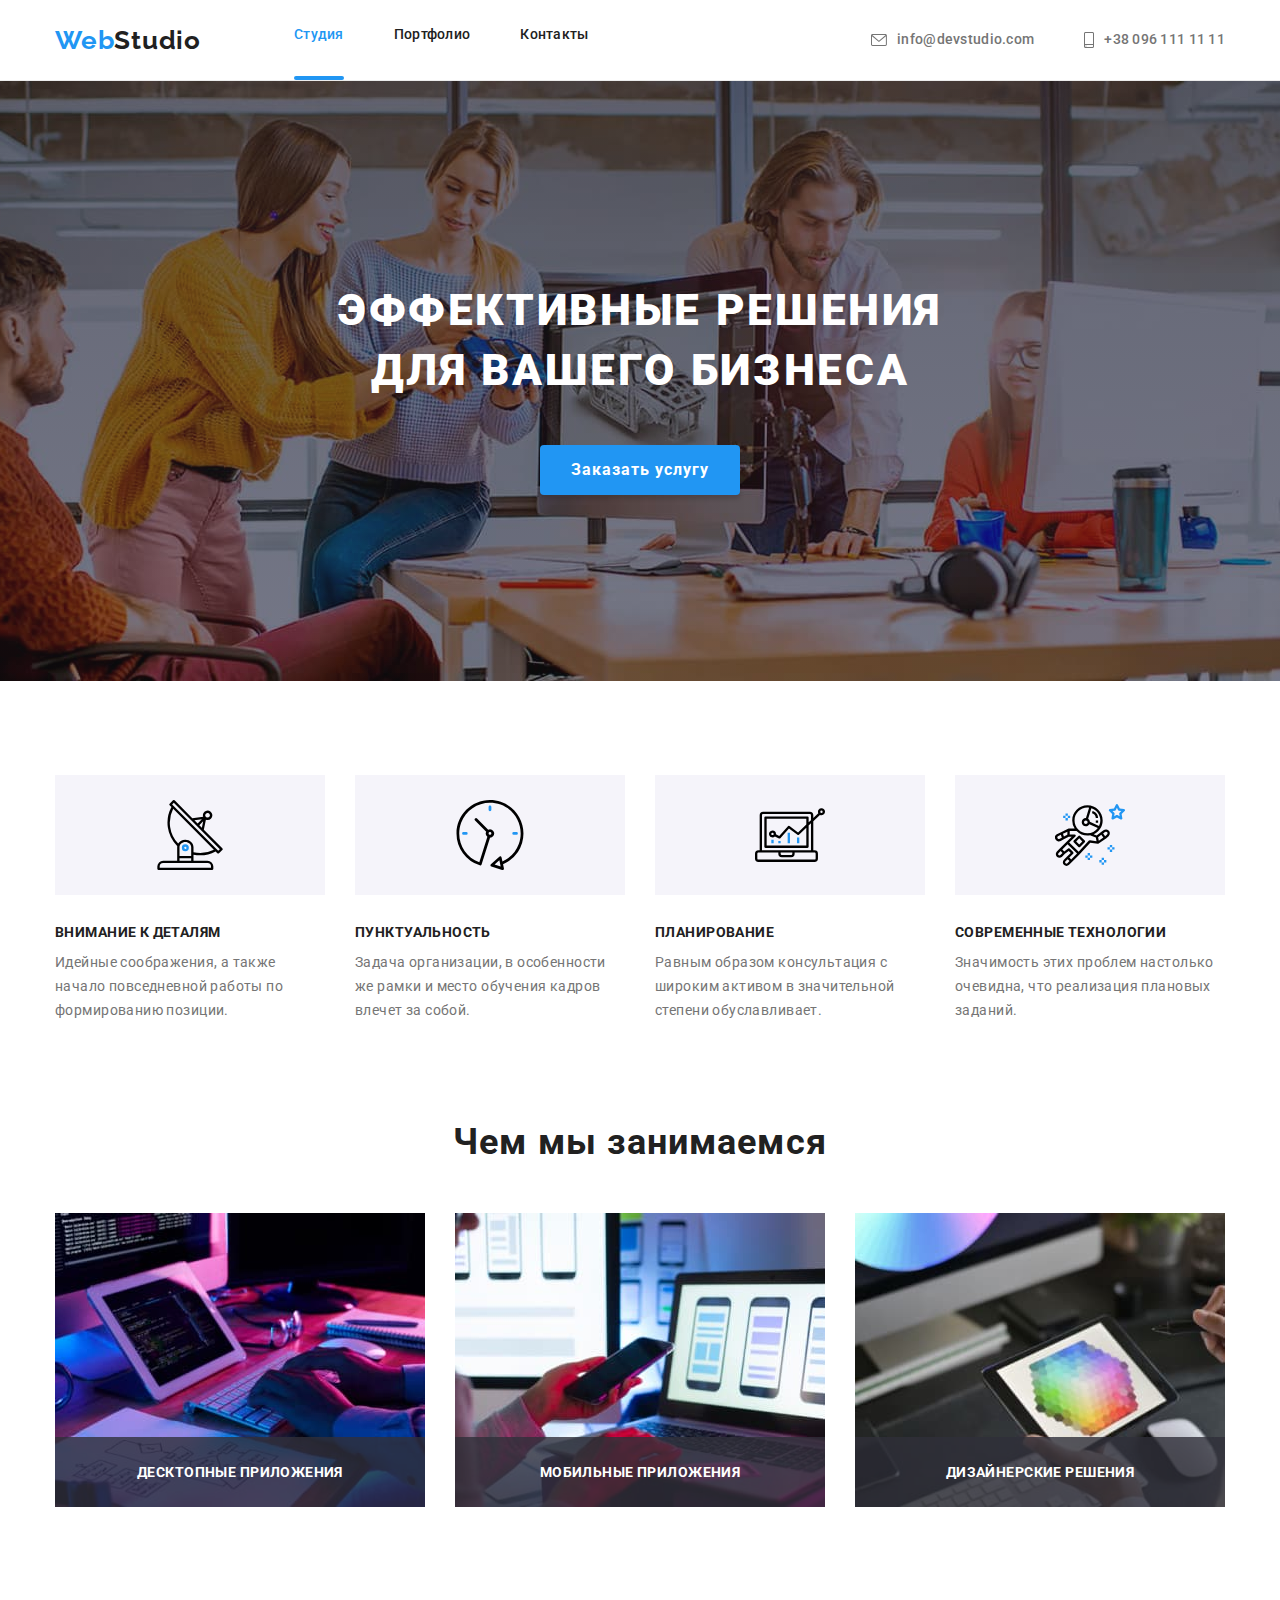
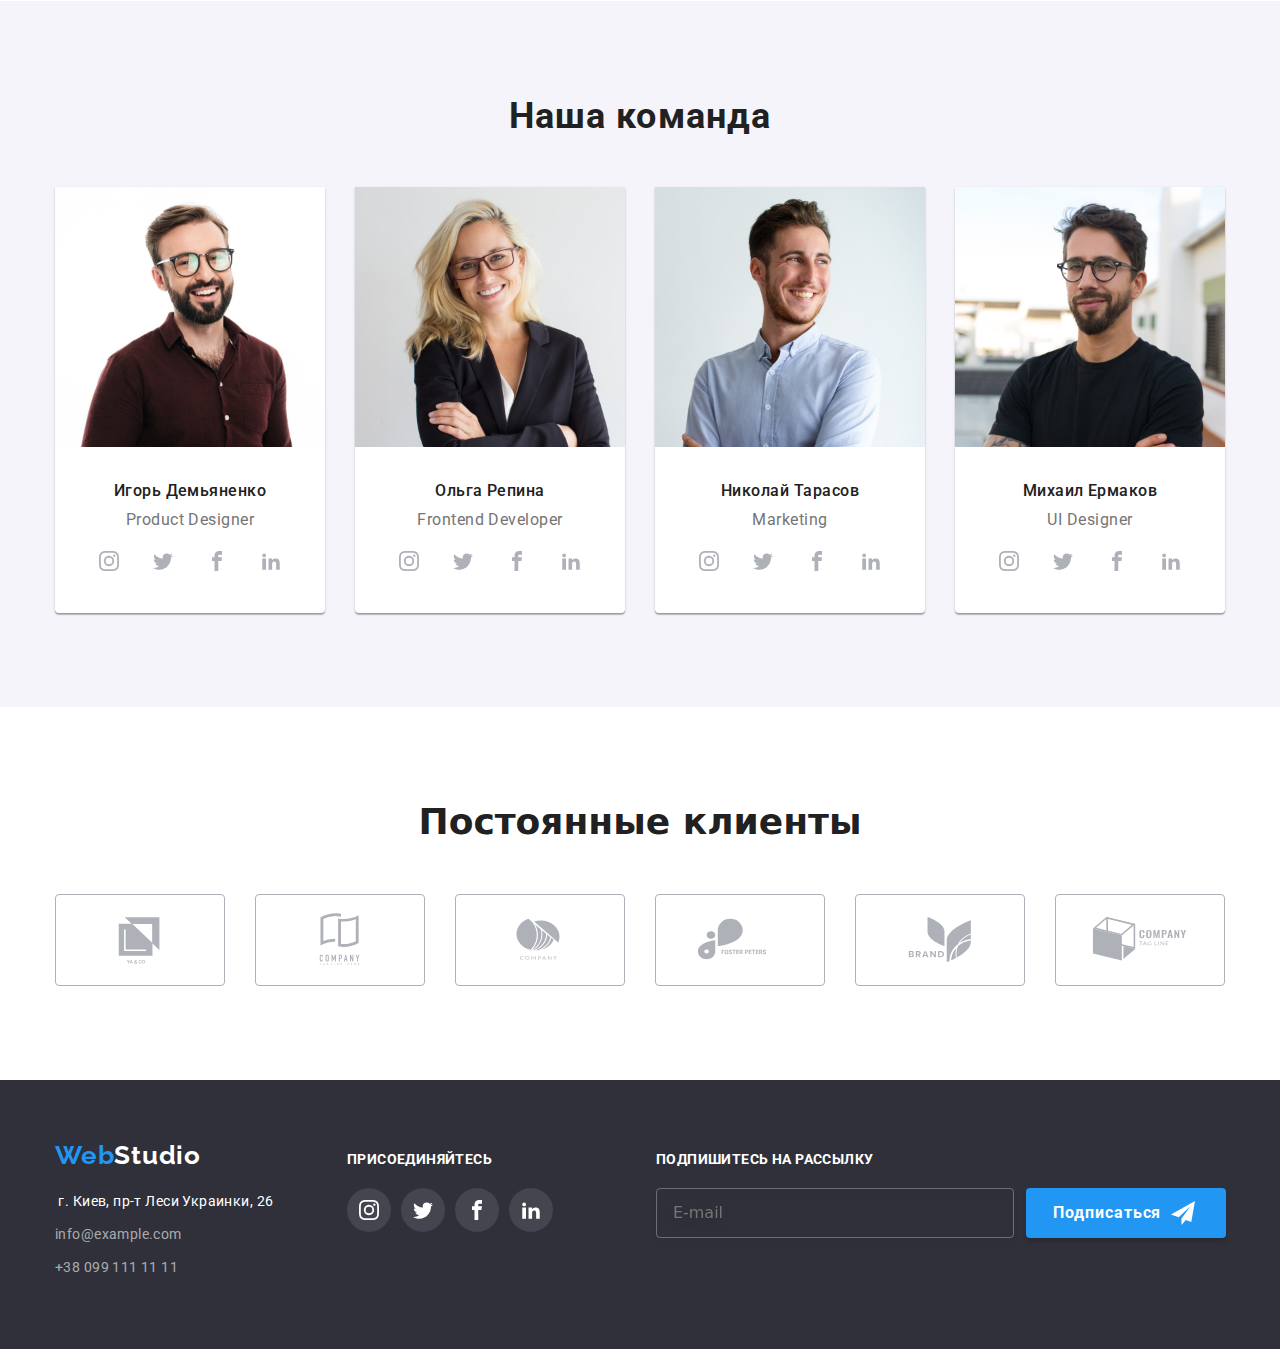
<file: index.html>
<!DOCTYPE html>
<html lang="ru">

<head>
    <meta charset="UTF-8">
    <meta name="viewport" content="width=device-width, initial-scale=1.0">
    <title>WebStudio</title>
    <link rel="preconnect" href="https://fonts.googleapis.com">
    <link rel="preconnect" href="https://fonts.gstatic.com" crossorigin>
    <link
        href="https://fonts.googleapis.com/css2?family=Raleway:wght@700&family=Roboto:wght@400;500;700;900&display=swap"
        rel="stylesheet">
    <link rel="stylesheet" href="https://cdnjs.cloudflare.com/ajax/libs/modern-normalize/1.0.0/modern-normalize.min.css"
        integrity=" " crossorigin="" />
    <link rel="stylesheet" href="./css/styles.css" />
</head>

<body>

    <!--Header-->

    <header class="header">
        <div class="container header-container">
            <nav class="navigation">
                <a class="logo link" href="./index.html"><span class="web-logo">Web</span>Studio</a>
                <ul class="menu list">
                    <li class="menu-item">
                        <a class="menu-link menu-link-black act link current" href="./index.html">Студия</a>
                    </li>

                    <li class="menu-item">
                        <a class="menu-link menu-link-black link" href="./portfolio.html">Портфолио</a>
                    </li>
                    <li class="menu-item">
                        <a class="menu-link menu-link-black link" href="#">Контакты</a>
                    </li>
                </ul>
            </nav>
            <ul class="contacts-header list">
                <li class="contacts-item">
                    <a class="mail-link link" href="mailto:info@devstudio.com">
                        <svg class="mail-link-item">
                            <use href="./images/icons.svg/symbol-defs.svg#icon-envelope-hover"></use>
                        </svg>
                        info@devstudio.com
                    </a>
                </li>
                <li class="contacts-item">

                    <a class="tel-link link" href="tel:+380961111111">
                        <svg class="tel-link-item">
                            <use href="./images/icons.svg/symbol-defs.svg#icon-Vector-7"></use>
                        </svg>
                        +38 096 111 11 11
                    </a>
                </li>
            </ul>
        </div>
    </header>
    <main>

        <!--Hero-->

        <section class="hero main-section">
            <div class="hero-container container">
                <h1 class="title"> Эффективные решения для вашего бизнеса </h1>
                <button data-modal-open class="modal-btn" type="button"> Заказать услугу </button>
            </div>
        </section>

        <!--Features-->
        <section class="features section">
            <div class="container">
                <h2 class="visually-hidden">Наши особенности</h2>
                <ul class="features-item list">
                    <li class="advantages icon-antena">
                        <div class="advantages-list">
                            <svg class="advantages-icon">
                                <use href="./images/icons.svg/symbol-defs.svg#icon-antenna-1" class="svg-item"></use>
                            </svg>
                        </div>
                        <h3 class="advantages-item">Внимание к деталям</h3>
                        <p class="advantages-item-text">
                            Идейные соображения, а также начало повседневной работы по формированию позиции.
                        </p>
                    </li>
                    <li class="advantages icon-clock">
                        <div class="advantages-list">
                            <svg class="advantages-icon">
                                <use href="./images/icons.svg/symbol-defs.svg#icon-clock-1" class="svg-item"></use>
                            </svg>
                        </div>
                        <h3 class="advantages-item">Пунктуальность</h3>
                        <p class="advantages-item-text">
                            Задача организации, в особенности же рамки и место обучения кадров влечет за собой.
                        </p>
                    </li>
                    <li class="advantages icon-diagram">
                        <div class="advantages-list">
                            <svg class="advantages-icon">
                                <use href="./images/icons.svg/symbol-defs.svg#icon-diagram-1" class="svg-item"></use>
                            </svg>
                        </div>
                        <h3 class="advantages-item">Планирование</h3>
                        <p class="advantages-item-text">
                            Равным образом консультация с широким активом в значительной степени обуславливает.
                        </p>
                    </li>
                    <li class="advantages icon-astronaut">
                        <div class="advantages-list">
                            <svg class="advantages-icon">
                                <use href="./images/icons.svg/symbol-defs.svg#icon-astronaut-1" class="svg-item"></use>
                            </svg>
                        </div>
                        <h3 class="advantages-item">Современные технологии</h3>
                        <p class="advantages-item-text">
                            Значимость этих проблем настолько очевидна, что реализация плановых заданий.
                        </p>
                    </li>
                </ul>
            </div>
        </section>

        <!--Examples-->

        <section class="examples demo-section">
            <div class="container">
                <h2 class="examples-item-title">Чем мы занимаемся</h2>
                <ul class="examples-item list">
                    <li class="examples-picture">
                        <div class="examples-thumb">
                            <img src=" ./images/img-1-2.jpg" width="370" height="294" alt="Работа в офисе" />
                            <p class="examples-description"> Десктопные приложения</p>
                        </div>
                    </li>
                    <li class="examples-picture">
                        <div class="examples-thumb">
                            <img src=" ./images/img-3-2.jpg" width="370" height="294" alt="Работа в офисе" />
                            <p class="examples-description"> Мобильные приложения</p>
                        </div>
                    </li>
                    <li class="examples-picture">
                        <div class="examples-thumb">
                            <img src=" ./images/img-4-2.jpg" width="370" height="294" alt="Работа в офисе" />
                            <p class="examples-description"> Дизайнерские решения</p>
                        </div>
                    </li>
                </ul>
            </div>
        </section>

        <!--Team-->

        <section class="team section">
            <div class="container img">
                <h2 class="team-item-title">Наша команда</h2>
                <ul class="team-item list">
                    <li class="team-picture">
                        <img src="./images/img-5-2.jpg" width="270" height="260" alt="Фото мужчины" />
                        <div class="team-card-description">
                            <h3 class="img-title">Игорь Демьяненко</h3>
                            <p class="img-subtitle">Product Designer</p>
                            <ul class="soc-list">
                                <li class="soc-icon list">
                                    <a href class="link soc-link">
                                        <svg class="icon-svg">
                                            <use href="./images/icons.svg/symbol-defs.svg#icon-instagram"
                                                class="svg-item"></use>
                                        </svg>
                                    </a>
                                </li>
                                <li class="soc-icon list">
                                    <a href class="link soc-link">
                                        <svg class="icon-svg">
                                            <use href="./images/icons.svg/symbol-defs.svg#icon-twitter"
                                                class="svg-item"></use>
                                        </svg>
                                    </a>
                                </li>
                                <li class="soc-icon list">
                                    <a href class="link soc-link">
                                        <svg class="icon-svg">
                                            <use href="./images/icons.svg/symbol-defs.svg#icon-facebook"
                                                class="svg-item"></use>
                                        </svg>
                                    </a>
                                </li>
                                <li class="soc-icon list">
                                    <a href class="link soc-link">
                                        <svg class="icon-svg">
                                            <use href="./images/icons.svg/symbol-defs.svg#icon-linkedin"
                                                class="svg-item"></use>
                                        </svg>
                                    </a>
                                </li>
                            </ul>
                        </div>
                    </li>
                    <li class="team-picture">
                        <img src="./images/img-6-2.jpg" width="270" height="260" alt="Фото женщины" />
                        <div class="team-card-description">
                            <h3 class="img-title">Ольга Репина</h3>
                            <p class="img-subtitle">Frontend Developer</p>
                            <ul class="soc-list">
                                <li class="soc-icon list">
                                    <a href class="link soc-link">
                                        <svg class="icon-svg">
                                            <use href="./images/icons.svg/symbol-defs.svg#icon-instagram"
                                                class="svg-item"></use>
                                        </svg>
                                    </a>
                                </li>
                                <li class="soc-icon list">
                                    <a href class="link soc-link">
                                        <svg class="icon-svg">
                                            <use href="./images/icons.svg/symbol-defs.svg#icon-twitter"
                                                class="svg-item"></use>
                                        </svg>
                                    </a>
                                </li>
                                <li class="soc-icon list">
                                    <a href class="link soc-link">
                                        <svg class="icon-svg">
                                            <use href="./images/icons.svg/symbol-defs.svg#icon-facebook"
                                                class="svg-item"></use>
                                        </svg>
                                    </a>
                                </li>
                                <li class="soc-icon list">
                                    <a href class="link soc-link">
                                        <svg class="icon-svg">
                                            <use href="./images/icons.svg/symbol-defs.svg#icon-linkedin"
                                                class="svg-item"></use>
                                        </svg>
                                    </a>
                                </li>
                            </ul>
                        </div>
                    </li>

                    <li class="team-picture">
                        <img src="./images/img-7-2.jpg" width="270" height="260" alt="Фото мужчины" />
                        <div class="team-card-description">
                            <h3 class="img-title">Николай Тарасов</h3>
                            <p class="img-subtitle">Marketing</p>
                            <ul class="soc-list">
                                <li class="soc-icon list">
                                    <a href class="link soc-link">
                                        <svg class="icon-svg">
                                            <use href="./images/icons.svg/symbol-defs.svg#icon-instagram"
                                                class="svg-item"></use>
                                        </svg>
                                    </a>
                                </li>
                                <li class="soc-icon list">
                                    <a href class="link soc-link">
                                        <svg class="icon-svg">
                                            <use href="./images/icons.svg/symbol-defs.svg#icon-twitter"
                                                class="svg-item"></use>
                                        </svg>
                                    </a>
                                </li>
                                <li class="soc-icon list">
                                    <a href class="link soc-link">
                                        <svg class="icon-svg">
                                            <use href="./images/icons.svg/symbol-defs.svg#icon-facebook"
                                                class="svg-item"></use>
                                        </svg>
                                    </a>
                                </li>
                                <li class="soc-icon list">
                                    <a href class="link soc-link">
                                        <svg class="icon-svg">
                                            <use href="./images/icons.svg/symbol-defs.svg#icon-linkedin"
                                                class="svg-item"></use>
                                        </svg>
                                    </a>
                                </li>
                            </ul>
                        </div>
                    </li>
                    <li class="team-picture">
                        <img src="./images/img-8-2.jpg" width="270" height="260" alt="Фото мужчины" />
                        <div class="team-card-description">
                            <h3 class="img-title">Михаил Ермаков</h3>
                            <p class="img-subtitle">UI Designer</p>
                            <ul class="soc-list">
                                <li class="soc-icon list">
                                    <a href class="link soc-link">
                                        <svg class="icon-svg">
                                            <use href="./images/icons.svg/symbol-defs.svg#icon-instagram"
                                                class="svg-item"></use>
                                        </svg>
                                    </a>
                                </li>
                                <li class="soc-icon list">
                                    <a href class="link soc-link">
                                        <svg class="icon-svg">
                                            <use href="./images/icons.svg/symbol-defs.svg#icon-twitter"
                                                class="svg-item"></use>
                                        </svg>
                                    </a>
                                </li>
                                <li class="soc-icon list">
                                    <a href class="link soc-link">
                                        <svg class="icon-svg">
                                            <use href="./images/icons.svg/symbol-defs.svg#icon-facebook"
                                                class="svg-item"></use>
                                        </svg>
                                    </a>
                                </li>
                                <li class="soc-icon list">
                                    <a href class="link soc-link">
                                        <svg class="icon-svg">
                                            <use href="./images/icons.svg/symbol-defs.svg#icon-linkedin"
                                                class="svg-item"></use>
                                        </svg>
                                    </a>
                                </li>
                            </ul>
                        </div>
                    </li>
                </ul>
            </div>

        </section>

        <!--Our clients-->

        <section class="our-clients section">
            <div class="container">
                <h2 class="title-cl clients-title">Постоянные клиенты</h2>
                <ul class="list clients-list">
                    <li class="clients-picture list">
                        <a href="" class="link clients-link">
                            <svg class="perm-clients">
                                <use href="./images/icons.svg/symbol-defs.svg#icon-Logo-6" class="clients-svg-item">
                                </use>
                            </svg>
                        </a>
                    </li>
                    <li class="clients-picture list">
                        <a href="" class="link clients-link">
                            <svg class="perm-clients">
                                <use href="./images/icons.svg/symbol-defs.svg#icon-Logo-5" class="clients-svg-item">
                                </use>
                            </svg>
                        </a>
                    </li>
                    <li class="clients-picture list">
                        <a href="" class="link clients-link">
                            <svg class="perm-clients">
                                <use href="./images/icons.svg/symbol-defs.svg#icon-Logo-4" class="clients-svg-item">
                                </use>
                            </svg>
                        </a>
                    </li>
                    <li class="clients-picture list">
                        <a href="" class="link clients-link">
                            <svg class="perm-clients">
                                <use href="./images/icons.svg/symbol-defs.svg#icon-Logo-3" class="clients-svg-item">
                                </use>
                            </svg>
                        </a>
                    </li>
                    <li class="clients-picture list">
                        <a href="" class="link clients-link">
                            <svg class="perm-clients">
                                <use href="./images/icons.svg/symbol-defs.svg#icon-Logo-2" class="clients-svg-item">
                                </use>
                            </svg>
                        </a>
                    </li>
                    <li class="clients-picture list">
                        <a href="" class="link clients-link">
                            <svg class="perm-clients">
                                <use href="./images/icons.svg/symbol-defs.svg#icon-Logo" class="clients-svg-item"></use>
                            </svg>
                        </a>
                    </li>
                </ul>
            </div>
        </section>
    </main>

    <!--Footer-->

    <footer class="footer">
        <div class="container block-footer">
            <div class="contacts-block">
                <a class="logo-footer link" href="./index.html"><span class="web-logo-footer">Web</span>Studio</a>
                <address class="desk-address link"> г. Киев, пр-т Леси Украинки, 26 </address>
                <ul class="contacts list">
                    <li class="desk-mail">
                        <a class="contacts-mail link" href="">info@example.com</a>
                    </li>
                    <li class="desk-tel">
                        <a class="contacts-tel link" href="">+38 099 111 11 11</a>
                    </li>
                </ul>
            </div>
            <div class="footer-add">
                <strong class="footer-invite">Присоединяйтесь</strong>
                <ul class="footer-soc-list">

                    <li class="footer-soc-icon list">
                        <a href="" class="link footer-link">
                            <svg class="footer-icon-svg instagram">
                                <use href="././images/icons.svg/symbol-defs.svg#icon-instagram" class="svg-item"></use>
                            </svg>
                        </a>
                    </li>

                    <li class="footer-soc-icon list">
                        <a href="" class="link footer-link twitter">
                            <svg class="footer-icon-svg twitter">
                                <use href="././images/icons.svg/symbol-defs.svg#icon-twitter" class="svg-item"></use>
                            </svg>
                        </a>
                    </li>

                    <li class="footer-soc-icon list">
                        <a href="" class="link footer-link facebook">
                            <svg class="footer-icon-svg">
                                <use href="././images/icons.svg/symbol-defs.svg#icon-facebook" class="svg-item"></use>
                            </svg>
                        </a>
                    </li>

                    <li class="footer-soc-icon list">
                        <a href="" class="link footer-link linkedin">
                            <svg class="footer-icon-svg">
                                <use href="././images/icons.svg/symbol-defs.svg#icon-linkedin" class="svg-item"></use>
                            </svg>
                        </a>
                    </li>
                </ul>
            </div>
            <form class="signup">
                <strong class="footer-invite signup-title">Подпишитесь на рассылку </strong>
                <div class="footer-form">
                    <label for="signup-email" class="signup-label">
                        <input type="email" name="email" id="signup-email" placeholder="E-mail" class="signup-email" />
                    </label>
                    <button type="submit" class="modal-btn signup-btn">
                        <span class="signup-btn-text">Подписаться</span>
                        <svg width="24" height="24" class="signup-svg">
                            <use href="././images/icons.svg/symbol-defs.svg#icon-icon-send" class="signup-icon"></use>
                        </svg>
                    </button>
                </div>
            </form>

        </div>
    </footer>

    <!--Modal window-->

    <div data-modal class="backdrop is-hidden">
        <div class="modal">
            <button data-modal-close class="close-btn" type="button">
                <svg class="modal-svg" width="11" height="11">
                    <use href="././images/icons.svg/symbol-defs.svg#icon-close"></use>
                </svg>
            </button>
            <!--Form-->
            <form class="form">
                <strong class="form-text">Оставьте свои данные, мы вам перезвоним</strong>
                <div class="form-field">
                    <label for="name" class="form-label">Имя</label>
                    <input type="text" class="form-input" name="name" id="name" />
                    <svg class="form-icon" width="12" height="12">
                        <use href="././images/icons.svg/symbol-defs.svg#icon-name" class="svg-item">
                        </use>
                    </svg>
                </div>
                <div class="form-field">
                    <label for="tel" class="form-label">Телефон</label>
                    <input type="tel" class="form-input" name="tel" id="tel" />
                    <svg class="form-icon" width="13" height="13">
                        <use href="././images/icons.svg/symbol-defs.svg#icon-phone-black" class="svg-item"></use>
                    </svg>
                </div>
                <div class="form-field">
                    <label for="email" class="form-label">Почта</label>
                    <input type="email" class="form-input" name="email" id="email" />
                    <svg class="form-icon" width="15" height="12">
                        <use href="././images/icons.svg/symbol-defs.svg#icon-formemail" class="svg-item"></use>
                    </svg>
                </div>
                <div class="form-field">
                    <label for="comment" class="form-label">Комментарий</label>
                    <textarea name="comment" id="comment" rows="10" class="form-textarea"
                        placeholder="Введите текст"></textarea>
                </div>
                <label for="checkbox" class="form-checkbox-label">
                    <input type="checkbox" name="checkbox" id="checkbox" class="form-checkbox is-hidden" />
                    <span class="checkbox">
                        <svg width="16" height="15">
                            <use href="././images/icons.svg/symbol-defs.svg#icon-check" class=""></use>
                        </svg>
                    </span>
                    Соглашаюсь с рассылкой и принимаю <a href="" class="form-link">Условия договора</a>
                </label>

                <button type="submit" class="modal-btn window-btn">Отправить</button>
            </form>
        </div>
    </div>
    <script src="./js/modal.js"></script>
</body>

</html>
</file>
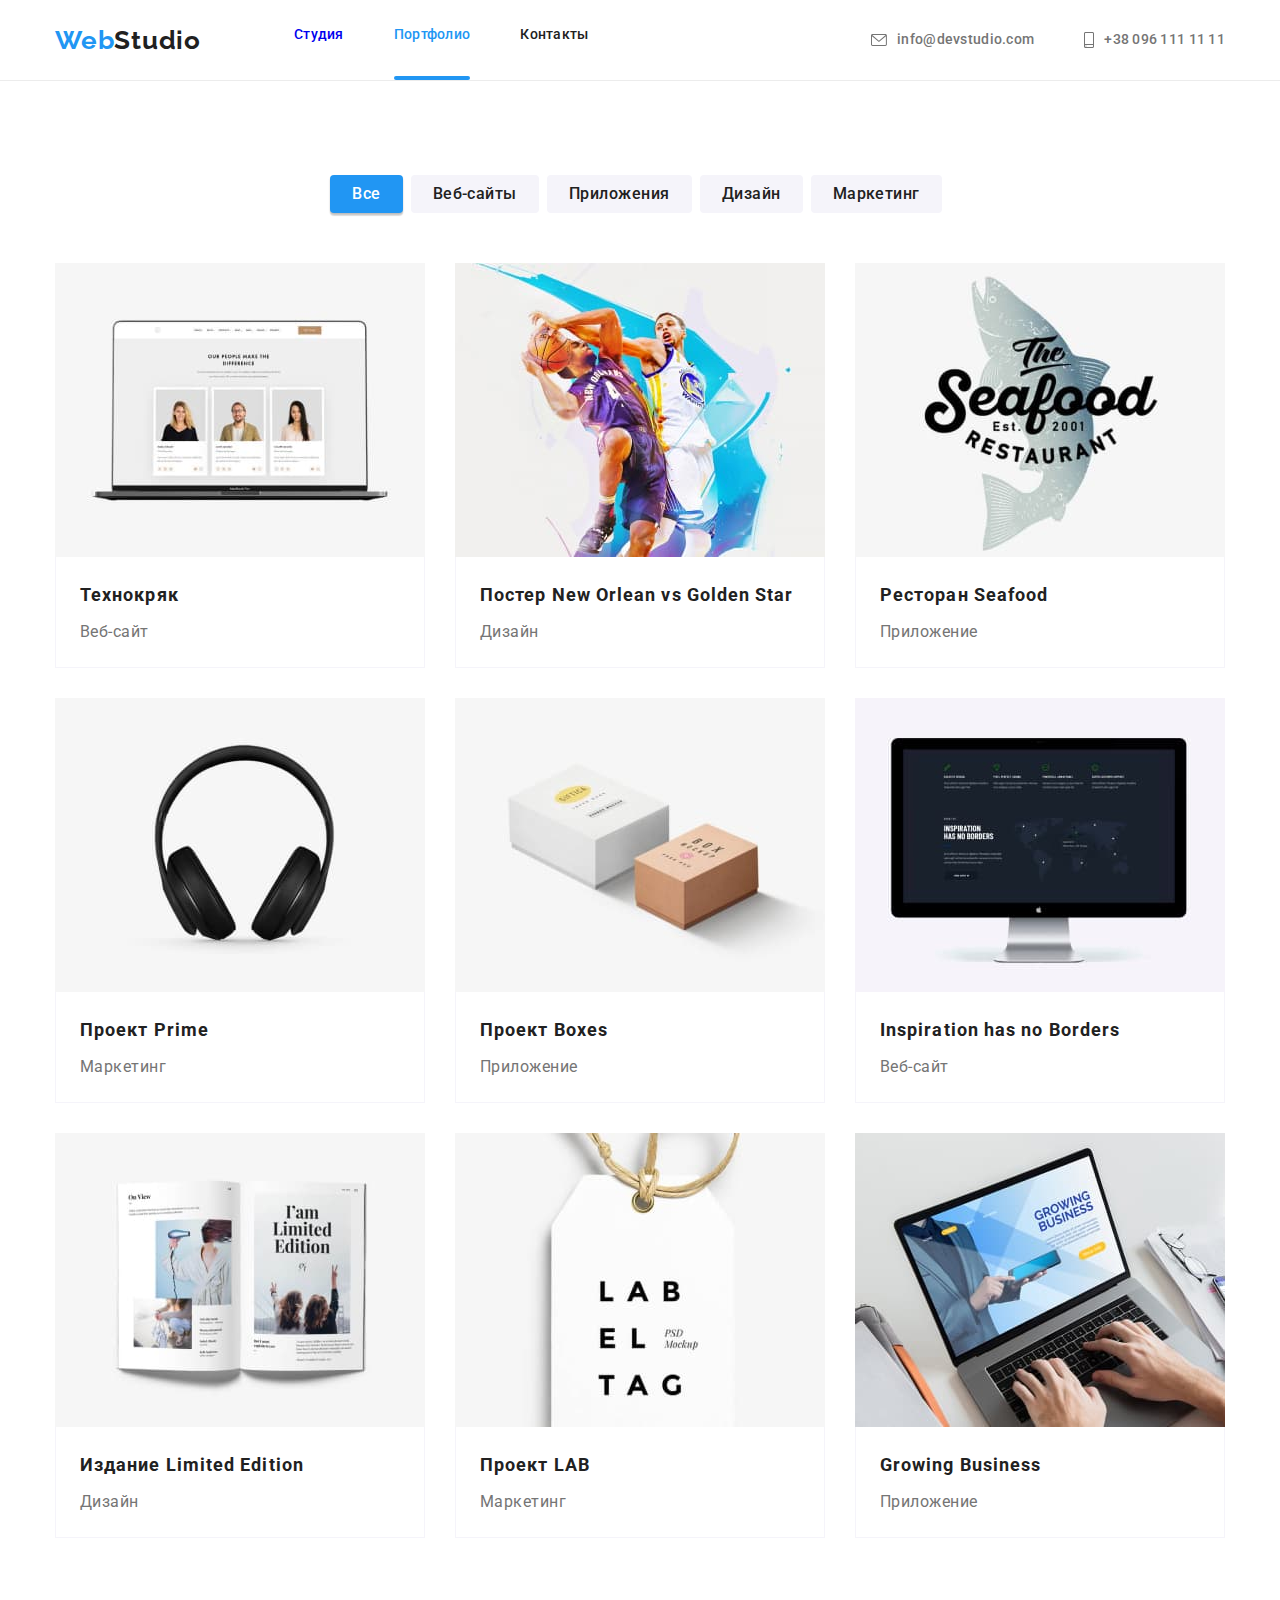
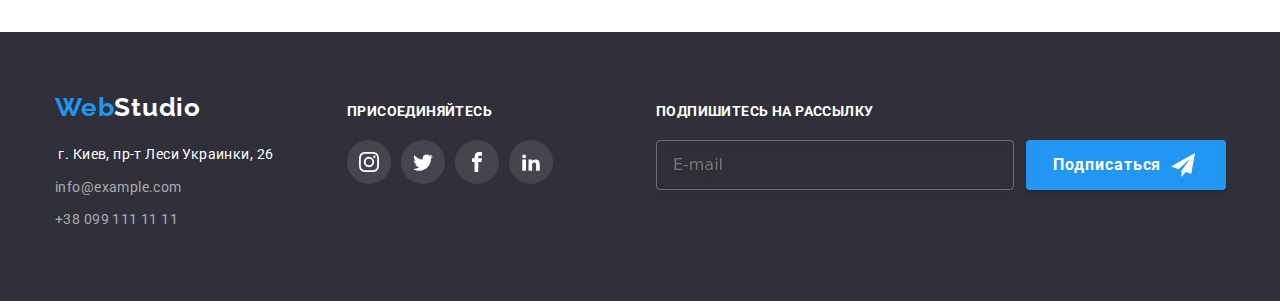
<file: portfolio.html>
<!DOCTYPE html>
<html lang="ru">

<head>
    <meta charset="UTF-8">
    <meta name="viewport" content="width=device-width, initial-scale=1.0">
    <title>WebStudio</title>
    <link rel="preconnect" href="https://fonts.googleapis.com">
    <link rel="preconnect" href="https://fonts.gstatic.com" crossorigin>
    <link
        href="https://fonts.googleapis.com/css2?family=Raleway:wght@700&family=Roboto:wght@400;500;700;900&display=swap"
        rel="stylesheet">
    <link rel="stylesheet" href="https://cdnjs.cloudflare.com/ajax/libs/modern-normalize/1.0.0/modern-normalize.min.css"
        integrity=" " crossorigin="" />
    <link rel="stylesheet" href="./css/styles.css" />
</head>

<body>

    <!--Header-->
    <header class="header">
        <div class="container header-container">
            <nav class="navigation">
                <a class="logo link" href="./index.html"><span class="web-logo">Web</span>Studio</a>
                <ul class="menu list">
                    <li class="menu-item">
                        <a class="menu-link menu-link-blue link current" href="./index.html">Студия</a>
                    </li>
                    <li class="menu-item">
                        <a class="menu-link menu-link-black act link" href="./portfolio.html">Портфолио</a>
                    </li>
                    <li class="menu-item">
                        <a class="menu-link menu-link-black link" href="#">Контакты</a>
                    </li>
                </ul>
            </nav>
            <ul class="contacts-header list">
                <li class="contacts-item">
                    <a class="mail-link link" href="mailto:info@devstudio.com">
                        <svg class="mail-link-item">
                            <use href="./images/icons.svg/symbol-defs.svg#icon-envelope-hover"></use>
                        </svg>
                        info@devstudio.com
                    </a>
                </li>
                <li class="contacts-item">

                    <a class="tel-link link" href="tel:+380961111111">
                        <svg class="tel-link-item">
                            <use href="./images/icons.svg/symbol-defs.svg#icon-Vector-7"></use>
                        </svg>
                        +38 096 111 11 11
                    </a>
                </li>
            </ul>
        </div>
    </header>

    <!--Portfolio-->
    <main>

        <section class="content section">
            <div class="container">
                <h1 class="hiden"> Content of page Portfolio </h1>
                <ul class="content-item list">
                    <li class="modal-btn-item list">
                        <button class="modal-btn-port-blue" type="button"> Все </button>
                    </li>
                    <li>
                        <button class="modal-btn-port" type="button"> Веб-сайты </button>
                    </li>
                    <li>
                        <button class="modal-btn-port" type="button"> Приложения </button>
                    </li>
                    <li>
                        <button class="modal-btn-port" type="button"> Дизайн </button>
                    </li>
                    <li>
                        <button class="modal-btn-port" type="button"> Маркетинг</button>
                    </li>
                </ul>

                <!--Gallery of works-->

                <h2 class="hiden"> Gallery of works </h2>

                <ul class="gallery list">
                    <li class="gallery-picture">
                        <a href="" class="link photo-link">
                            <div class="photo">
                                <img src="images/img-9-2.jpg" width="370" height="294" class="photo-img"
                                    alt="Наши специалисты" />

                                <div class="photo-overlay">
                                    <p class="overlay-text">
                                        Технокряк это современная площадка распространения коронавируса. Компании
                                        используют
                                        эту платформу
                                        для цифрового шпионажа и атак на защищённые сервера конкурентов.
                                    </p>
                                </div>
                            </div>
                            <div class="team-project">
                                <h3 class="img-headline">Технокряк</h3>
                                <p class="img-headline-subtitle">Веб-сайт</p>
                            </div>
                        </a>
                    </li>

                    <li class="gallery-picture">
                        <a href="" class="link photo-link">
                            <div class="photo">
                                <img src="images/img-10-2.jpg" width="370" height="294" class="photo-img"
                                    alt="Спортсмены" />
                                <div class="photo-overlay">
                                    <p class="overlay-text">
                                        Технокряк это современная площадка распространения коронавируса. Компании
                                        используют
                                        эту платформу
                                        для цифрового шпионажа и атак на защищённые сервера конкурентов.
                                    </p>
                                </div>
                            </div>
                            <div class="team-project">
                                <h3 class="img-headline">Постер New Orlean vs Golden Star</h3>
                                <p class="img-headline-subtitle">Дизайн</p>
                            </div>
                        </a>
                    </li>

                    <li class="gallery-picture">
                        <a href="" class="link photo-link">
                            <div class="photo">
                                <img src="images/img-11-2.jpg" width="370" height="294" class="photo-img"
                                    alt="Ресторан" />
                                <div class="photo-overlay">
                                    <p class="overlay-text">
                                        Технокряк это современная площадка распространения коронавируса. Компании
                                        используют
                                        эту платформу
                                        для цифрового шпионажа и атак на защищённые сервера конкурентов.
                                    </p>
                                </div>
                            </div>
                            <div class="team-project">
                                <h3 class="img-headline">Ресторан Seafood</h3>
                                <p class="img-headline-subtitle">Приложение</p>
                            </div>
                        </a>
                    </li>

                    <li class="gallery-picture">
                        <a href="" class="link photo-link">
                            <div class="photo">
                                <img src="images/img-12-2.jpg" width="370" height="294" class="photo-img"
                                    alt="Наушники" />
                                <div class="photo-overlay">
                                    <p class="overlay-text">
                                        Технокряк это современная площадка распространения коронавируса. Компании
                                        используют
                                        эту платформу
                                        для цифрового шпионажа и атак на защищённые сервера конкурентов.
                                    </p>
                                </div>
                            </div>
                            <div class="team-project">
                                <h3 class="img-headline">Проект Prime</h3>
                                <p class="img-headline-subtitle">Маркетинг</p>
                            </div>
                        </a>
                    </li>

                    <li class="gallery-picture">
                        <a href="" class="link photo-link">
                            <div class="photo">
                                <img src="images/img-13-2.jpg" width="370" height="294" class="photo-img"
                                    alt="Коробки" />
                                <div class="photo-overlay">
                                    <p class="overlay-text">
                                        Технокряк это современная площадка распространения коронавируса. Компании
                                        используют
                                        эту платформу
                                        для цифрового шпионажа и атак на защищённые сервера конкурентов.
                                    </p>
                                </div>
                            </div>
                            <div class="team-project">
                                <h3 class="img-headline">Проект Boxes</h3>
                                <p class="img-headline-subtitle">Приложение</p>
                            </div>
                        </a>
                    </li>

                    <li class="gallery-picture">
                        <a href="" class="link photo-link">
                            <div class="photo">
                                <img src="images/img-14-2.jpg" width="370" height="294" class="photo-img"
                                    alt="Монитор" />
                                <div class="photo-overlay">
                                    <p class="overlay-text">
                                        Технокряк это современная площадка распространения коронавируса. Компании
                                        используют
                                        эту платформу
                                        для цифрового шпионажа и атак на защищённые сервера конкурентов.
                                    </p>
                                </div>
                            </div>
                            <div class="team-project">
                                <h3 class="img-headline">Inspiration has no Borders</h3>
                                <p class="img-headline-subtitle">Веб-сайт</p>
                            </div>
                        </a>
                    </li>

                    <li class="gallery-picture">
                        <a href="" class="link photo-link">
                            <div class="photo">
                                <img src="images/img-15-2.jpg" width="370" height="294" class="photo-img" alt="Книга" />
                                <div class="photo-overlay">
                                    <p class="overlay-text">
                                        Технокряк это современная площадка распространения коронавируса. Компании
                                        используют
                                        эту платформу
                                        для цифрового шпионажа и атак на защищённые сервера конкурентов.
                                    </p>
                                </div>
                            </div>
                            <div class="team-project">
                                <h3 class="img-headline">Издание Limited Edition</h3>
                                <p class="img-headline-subtitle">Дизайн</p>
                            </div>
                        </a>
                    </li>

                    <li class="gallery-picture">
                        <a href="" class="link photo-link">
                            <div class="photo">
                                <img src="images/img-16-2.jpg" width="370" height="294" class="photo-img"
                                    alt="Этикетка" />
                                <div class="photo-overlay">
                                    <p class="overlay-text">
                                        Технокряк это современная площадка распространения коронавируса. Компании
                                        используют
                                        эту платформу
                                        для цифрового шпионажа и атак на защищённые сервера конкурентов.
                                    </p>
                                </div>
                            </div>
                            <div class="team-project">
                                <h3 class="img-headline">Проект LAB</h3>
                                <p class="img-headline-subtitle">Маркетинг</p>
                            </div>
                        </a>
                    </li>

                    <li class="gallery-picture">
                        <a href="" class="link photo-link">
                            <div class="photo">
                                <img src="images/img-17-2.jpg" width="370" height="294" class="photo-img"
                                    alt="Ноутбук" />
                                <div class="photo-overlay">
                                    <p class="overlay-text">
                                        Технокряк это современная площадка распространения коронавируса. Компании
                                        используют
                                        эту платформу
                                        для цифрового шпионажа и атак на защищённые сервера конкурентов.
                                    </p>
                                </div>
                            </div>
                            <div class="team-project">
                                <h3 class="img-headline">Growing Business</h3>
                                <p class="img-headline-subtitle">Приложение</p>
                            </div>
                        </a>
                    </li>

                </ul>
            </div>
        </section>

    </main>

    <!--Footer-->
    <footer class="footer">
        <div class="container block-footer">
            <div class="contacts-block">
                <a class="logo-footer link" href="./index.html"><span class="web-logo-footer">Web</span>Studio</a>
                <address class="desk-address link"> г. Киев, пр-т Леси Украинки, 26 </address>
                <ul class="contacts list">
                    <li class="desk-mail">
                        <a class="contacts-mail link" href="">info@example.com</a>
                    </li>
                    <li class="desk-tel">
                        <a class="contacts-tel link" href="">+38 099 111 11 11</a>
                    </li>
                </ul>
            </div>
            <div class="footer-add">
                <strong class="footer-invite">Присоединяйтесь</strong>
                <ul class="footer-soc-list">
                    <li class="footer-soc-icon list">
                        <a href="" class="link footer-link">
                            <svg class="footer-icon-svg instagram">
                                <use href="././images/icons.svg/symbol-defs.svg#icon-instagram" class="svg-item"></use>
                            </svg>
                        </a>
                    </li>

                    <li class="footer-soc-icon list">
                        <a href="" class="link footer-link twitter">
                            <svg class="footer-icon-svg twitter">
                                <use href="././images/icons.svg/symbol-defs.svg#icon-twitter" class="svg-item"></use>
                            </svg>
                        </a>
                    </li>

                    <li class="footer-soc-icon list">
                        <a href="" class="link footer-link facebook">
                            <svg class="footer-icon-svg">
                                <use href="././images/icons.svg/symbol-defs.svg#icon-facebook" class="svg-item"></use>
                            </svg>
                        </a>
                    </li>

                    <li class="footer-soc-icon list">
                        <a href="" class="link footer-link linkedin">
                            <svg class="footer-icon-svg">
                                <use href="././images/icons.svg/symbol-defs.svg#icon-linkedin" class="svg-item"></use>
                            </svg>
                        </a>
                    </li>
                </ul>
            </div>
        <form class="signup">
            <strong class="footer-invite signup-title">Подпишитесь на рассылку </strong>
            <div class="footer-form">
                <label for="signup-email" class="signup-label">
                    <input type="email" name="email" id="signup-email" placeholder="E-mail" class="signup-email" />
                </label>
                <button type="submit" class="modal-btn signup-btn">
                    <span class="signup-btn-text">Подписаться</span>
                    <svg width="24" height="24" class="signup-svg">
                        <use href="././images/icons.svg/symbol-defs.svg#icon-icon-send" class=""></use>
                    </svg>
                </button>
            </div>
        </form>

        </div>
    </footer>
</body>

</html>
</file>
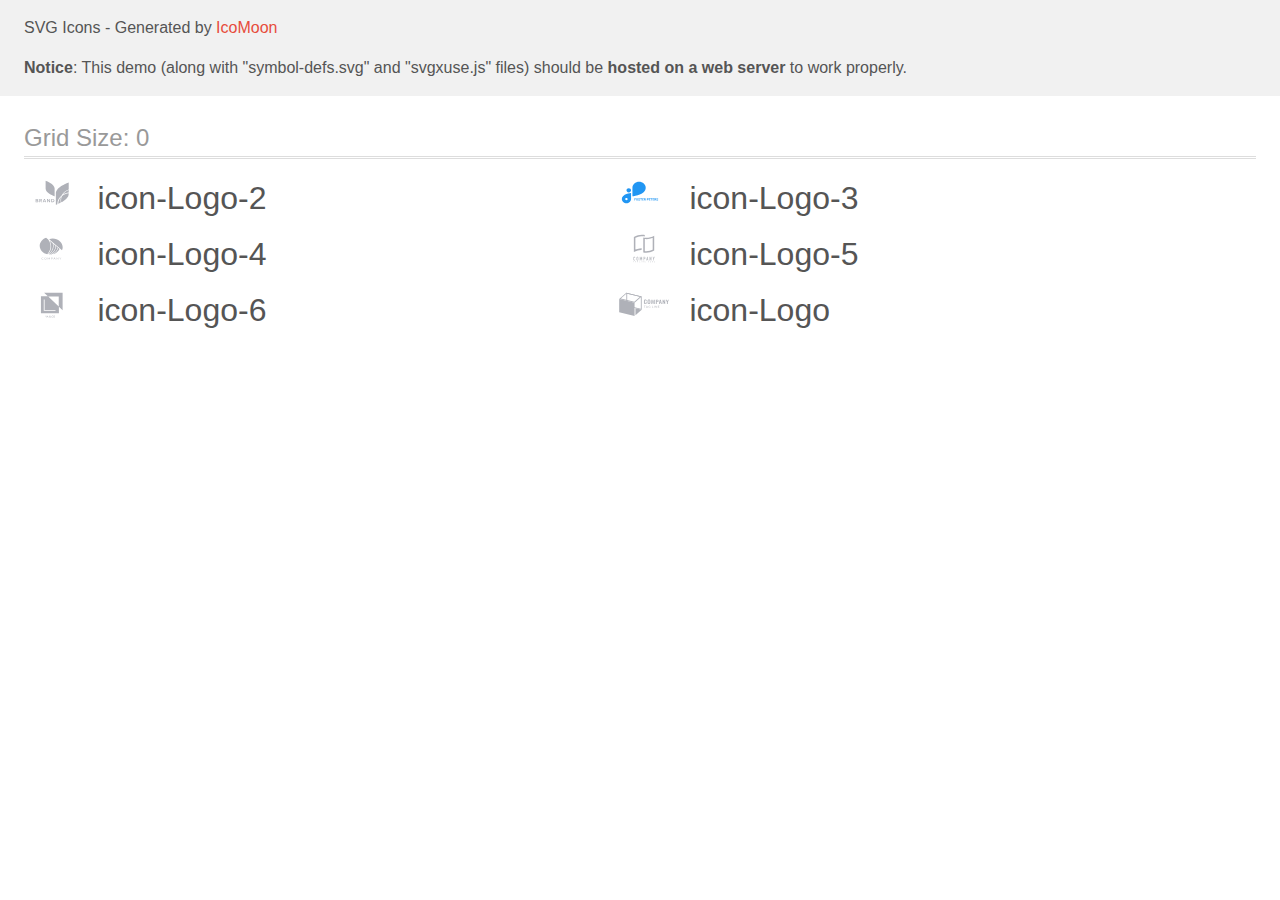
<file: images/icomoon-6/demo-external-svg.html>
<!doctype html>
<html>
<head>
    <title>IcoMoon - SVG Icons</title>
    <meta charset="utf-8">
    <meta name="viewport" content="width=device-width, initial-scale=1">
    <link rel="stylesheet" href="demo-files/demo.css">
    <link rel="stylesheet" href="style.css">
</head>
<body>
<header class="bgc1 clearfix">
<div class="mhl">
    <p>SVG Icons - Generated by <a href="https://icomoon.io/app">IcoMoon</a></p><p><strong>Notice</strong>: This demo (along with "symbol-defs.svg" and "svgxuse.js" files) should be <b>hosted on a web server</b> to work properly.</p>
</div>
</header>
    <div class="clearfix mhl ptl">
        <h1 class="mvm mtn fgc1">Grid Size: 0</h1>
        <div class="glyph fs1">
            <div class="clearfix pbs">
                <svg class="icon icon-Logo-2"><use xlink:href="symbol-defs.svg#icon-Logo-2"></use></svg><span class="name"> icon-Logo-2</span>
            </div>
        </div>
        <div class="glyph fs1">
            <div class="clearfix pbs">
                <svg class="icon icon-Logo-3"><use xlink:href="symbol-defs.svg#icon-Logo-3"></use></svg><span class="name"> icon-Logo-3</span>
            </div>
        </div>
        <div class="glyph fs1">
            <div class="clearfix pbs">
                <svg class="icon icon-Logo-4"><use xlink:href="symbol-defs.svg#icon-Logo-4"></use></svg><span class="name"> icon-Logo-4</span>
            </div>
        </div>
        <div class="glyph fs1">
            <div class="clearfix pbs">
                <svg class="icon icon-Logo-5"><use xlink:href="symbol-defs.svg#icon-Logo-5"></use></svg><span class="name"> icon-Logo-5</span>
            </div>
        </div>
        <div class="glyph fs1">
            <div class="clearfix pbs">
                <svg class="icon icon-Logo-6"><use xlink:href="symbol-defs.svg#icon-Logo-6"></use></svg><span class="name"> icon-Logo-6</span>
            </div>
        </div>
        <div class="glyph fs1">
            <div class="clearfix pbs">
                <svg class="icon icon-Logo"><use xlink:href="symbol-defs.svg#icon-Logo"></use></svg><span class="name"> icon-Logo</span>
            </div>
        </div>
  </div>
<script defer src="svgxuse.js"></script>
</body>
</html>
</file>
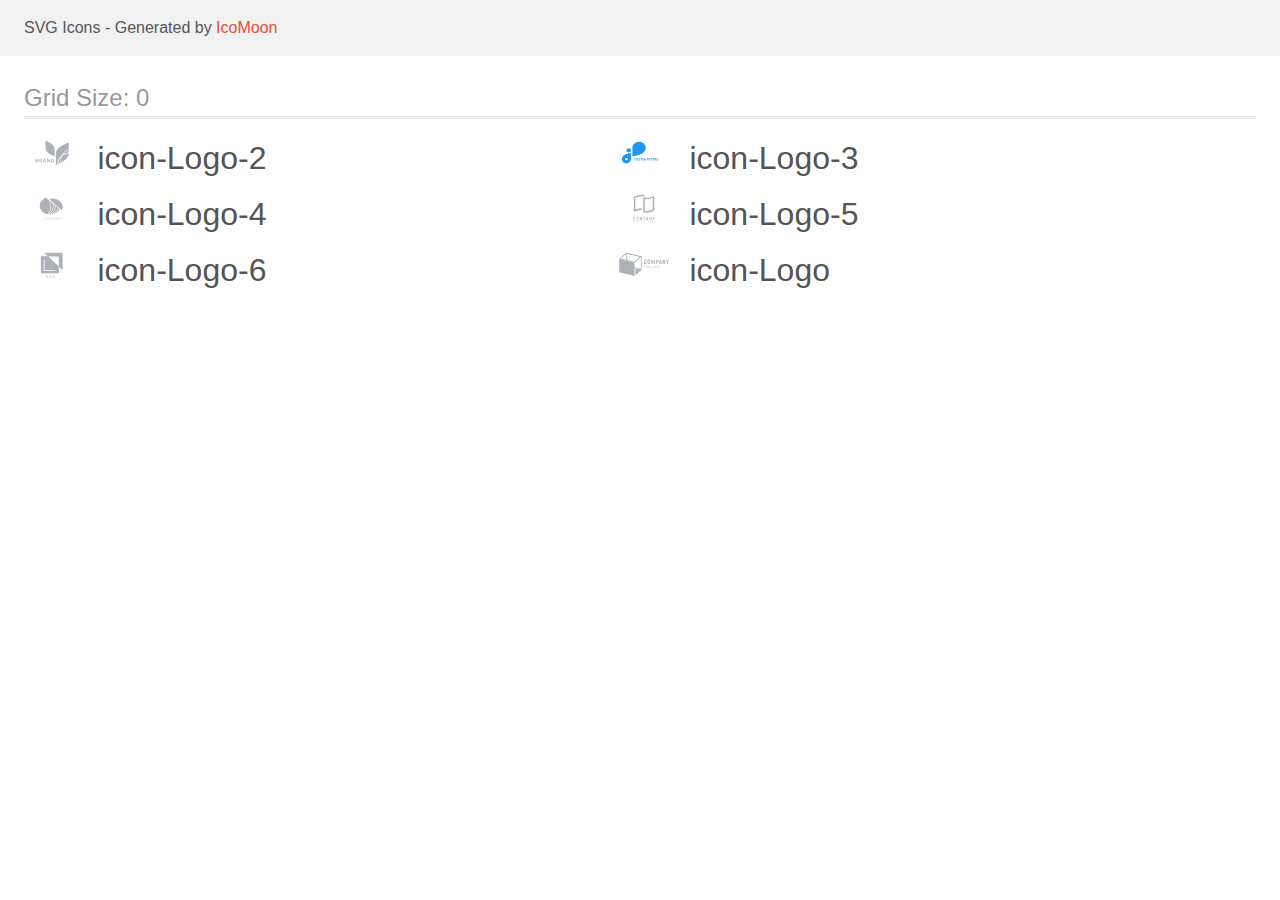
<file: images/icomoon-6/demo.html>
<!doctype html>
<html>
<head>
    <title>IcoMoon - SVG Icons</title>
    <meta charset="utf-8">
    <meta name="viewport" content="width=device-width, initial-scale=1">
    <link rel="stylesheet" href="demo-files/demo.css">
    <link rel="stylesheet" href="style.css">
</head>
<body>
<svg aria-hidden="true" style="position: absolute; width: 0; height: 0; overflow: hidden;" version="1.1" xmlns="http://www.w3.org/2000/svg" xmlns:xlink="http://www.w3.org/1999/xlink">
<defs>
<symbol id="icon-Logo-2" viewBox="0 0 57 32">
<path fill="#afb1b8" style="fill: var(--color1, #afb1b8)" d="M14.27 23.859c0.13 0.147 0.199 0.332 0.196 0.521 0.007 0.123-0.017 0.247-0.070 0.361s-0.132 0.216-0.233 0.297c-0.252 0.175-0.565 0.26-0.881 0.24h-1.549v-3.302h1.517c0.299-0.018 0.596 0.059 0.84 0.219 0.098 0.075 0.176 0.17 0.227 0.277s0.074 0.224 0.068 0.341c0.009 0.182-0.054 0.361-0.176 0.505-0.118 0.131-0.28 0.222-0.462 0.258 0.205 0.034 0.391 0.134 0.523 0.282zM12.454 23.36h0.648c0.147 0.010 0.294-0.029 0.412-0.11 0.049-0.040 0.087-0.090 0.111-0.146s0.034-0.116 0.028-0.176c0.005-0.060-0.005-0.12-0.029-0.175s-0.061-0.106-0.108-0.147c-0.122-0.083-0.273-0.123-0.425-0.111h-0.638v0.866zM13.578 24.627c0.052-0.041 0.093-0.093 0.12-0.151s0.038-0.121 0.034-0.184c0.004-0.064-0.008-0.127-0.035-0.186s-0.069-0.111-0.121-0.153c-0.127-0.086-0.283-0.128-0.44-0.119h-0.68v0.908h0.689c0.155 0.008 0.309-0.032 0.435-0.114z"></path>
<path fill="#afb1b8" style="fill: var(--color1, #afb1b8)" d="M17.371 25.278l-0.844-1.291h-0.317v1.291h-0.726v-3.302h1.374c0.346-0.022 0.689 0.078 0.957 0.281 0.192 0.179 0.308 0.415 0.327 0.666s-0.061 0.499-0.224 0.7c-0.17 0.178-0.401 0.296-0.655 0.336l0.898 1.32h-0.789zM16.21 23.538h0.594c0.412 0 0.618-0.167 0.618-0.5 0.004-0.068-0.007-0.136-0.033-0.2s-0.066-0.122-0.118-0.171c-0.13-0.099-0.298-0.147-0.467-0.134h-0.601l0.007 1.005z"></path>
<path fill="#afb1b8" style="fill: var(--color1, #afb1b8)" d="M21.339 24.614h-1.446l-0.255 0.665h-0.761l1.328-3.265h0.823l1.323 3.265h-0.761l-0.25-0.665zM21.145 24.114l-0.529-1.394-0.529 1.394h1.057z"></path>
<path fill="#afb1b8" style="fill: var(--color1, #afb1b8)" d="M26.305 25.278h-0.721l-1.616-2.245v2.245h-0.719v-3.302h0.719l1.616 2.258v-2.258h0.721v3.302z"></path>
<path fill="#afb1b8" style="fill: var(--color1, #afb1b8)" d="M30.417 24.488c-0.149 0.249-0.376 0.452-0.652 0.582-0.314 0.145-0.662 0.217-1.013 0.208h-1.283v-3.302h1.283c0.351-0.008 0.698 0.061 1.013 0.203 0.276 0.127 0.503 0.328 0.652 0.576 0.148 0.269 0.226 0.565 0.226 0.866s-0.077 0.598-0.226 0.866zM29.593 24.409c0.206-0.219 0.319-0.499 0.319-0.788s-0.113-0.569-0.319-0.788c-0.249-0.199-0.573-0.3-0.902-0.281h-0.5v2.137h0.5c0.329 0.019 0.654-0.082 0.902-0.281z"></path>
<path fill="#afb1b8" style="fill: var(--color1, #afb1b8)" d="M21.79 3.609c0 0 9.301 3.215 9.103 7.867v7.869c0 0-9.294-3.217-9.1-7.869l-0.004-7.867z"></path>
<path fill="#afb1b8" style="fill: var(--color1, #afb1b8)" d="M39.179 17.503c1.757-1.107 3.788-1.792 5.909-1.994v-2.463c-2.444 0.862-4.517 2.426-5.909 4.457z"></path>
<path fill="#afb1b8" style="fill: var(--color1, #afb1b8)" d="M38.124 18.245c1.438-2.651 3.93-4.696 6.964-5.715v-7.098c0 0-13.245 4.58-12.965 11.205v11.203c0 0 0.59-0.205 1.519-0.589 0-0.358 0-0.719 0.042-1.082 0.274-3.076 1.871-5.926 4.44-7.924z"></path>
<path fill="#afb1b8" style="fill: var(--color1, #afb1b8)" d="M36.864 22.407c0.070-0.777 0.225-1.546 0.463-2.294-1.599 1.725-2.568 3.866-2.77 6.122-0.019 0.213-0.030 0.426-0.035 0.645 0.752-0.331 1.628-0.744 2.548-1.229-0.235-1.067-0.304-2.159-0.206-3.244z"></path>
<path fill="#afb1b8" style="fill: var(--color1, #afb1b8)" d="M37.391 22.447c-0.088 0.982-0.033 1.969 0.164 2.938 3.619-1.983 7.685-5.046 7.528-8.748v-0.323c-2.585 0.265-5.004 1.3-6.885 2.946-0.44 1.020-0.712 2.094-0.807 3.188z"></path>
</symbol>
<symbol id="icon-Logo-3" viewBox="0 0 57 32">
<path fill="#2196f3" style="fill: var(--color2, #2196f3)" d="M12.878 11.255h-0.002c-1.279 0-2.316 0.921-2.316 2.058v0.001c0 1.137 1.037 2.058 2.316 2.058h0.002c1.279 0 2.316-0.921 2.316-2.058v-0.001c0-1.137-1.037-2.058-2.316-2.058z"></path>
<path fill="#2196f3" style="fill: var(--color2, #2196f3)" d="M29.971 10.597c-0.004-1.579-0.711-3.092-1.967-4.208s-2.958-1.745-4.735-1.749v0c-1.777 0.003-3.48 0.631-4.737 1.748s-1.964 2.63-1.968 4.209v8.706c0 0 13.405-1.327 13.406-8.704v-0.001z"></path>
<path fill="#2196f3" style="fill: var(--color2, #2196f3)" d="M5.867 22.16c0.003 1.098 0.496 2.151 1.369 2.928s2.058 1.215 3.294 1.218c1.236-0.003 2.42-0.441 3.294-1.218s1.366-1.829 1.37-2.927v-6.057c0 0-9.327 0.924-9.327 6.056zM10.53 23.245c-0.242 0-0.478-0.064-0.678-0.183s-0.357-0.289-0.45-0.487c-0.092-0.198-0.117-0.417-0.069-0.627s0.163-0.404 0.334-0.556c0.171-0.152 0.388-0.255 0.625-0.297s0.482-0.020 0.706 0.062c0.223 0.082 0.414 0.221 0.548 0.4s0.206 0.388 0.206 0.603c0.001 0.143-0.031 0.284-0.092 0.417s-0.151 0.252-0.264 0.353c-0.114 0.101-0.248 0.182-0.397 0.236s-0.308 0.083-0.468 0.083v-0.004z"></path>
<path fill="#2196f3" style="fill: var(--color2, #2196f3)" d="M19.956 22.647h-0.9v0.93h-0.469v-2.275h1.481v0.38h-1.012v0.588h0.9v0.378zM22.209 22.491c0 0.224-0.040 0.42-0.119 0.589s-0.193 0.299-0.341 0.391c-0.147 0.092-0.316 0.137-0.506 0.137-0.189 0-0.357-0.045-0.505-0.136s-0.262-0.22-0.344-0.387c-0.081-0.169-0.122-0.363-0.123-0.581v-0.112c0-0.224 0.040-0.421 0.12-0.591 0.081-0.171 0.195-0.302 0.342-0.392 0.148-0.092 0.317-0.137 0.506-0.137s0.358 0.046 0.505 0.137c0.148 0.091 0.262 0.221 0.342 0.392 0.081 0.17 0.122 0.366 0.122 0.589v0.102zM21.734 22.388c0-0.238-0.043-0.42-0.128-0.544s-0.207-0.186-0.366-0.186c-0.157 0-0.279 0.061-0.364 0.184-0.085 0.122-0.129 0.301-0.13 0.538v0.111c0 0.232 0.043 0.412 0.128 0.541s0.208 0.192 0.369 0.192c0.157 0 0.278-0.061 0.363-0.184 0.084-0.124 0.127-0.304 0.128-0.541v-0.111zM23.73 22.98c0-0.089-0.031-0.156-0.094-0.203-0.063-0.048-0.175-0.098-0.337-0.15-0.163-0.053-0.291-0.105-0.386-0.156-0.258-0.14-0.387-0.328-0.387-0.564 0-0.123 0.034-0.232 0.103-0.328 0.070-0.097 0.169-0.172 0.298-0.227 0.13-0.054 0.276-0.081 0.438-0.081 0.163 0 0.307 0.030 0.434 0.089 0.127 0.058 0.226 0.141 0.295 0.248s0.106 0.229 0.106 0.366h-0.469c0-0.104-0.033-0.185-0.098-0.242s-0.158-0.087-0.277-0.087c-0.115 0-0.204 0.024-0.267 0.073-0.064 0.048-0.095 0.111-0.095 0.191 0 0.074 0.037 0.136 0.111 0.186 0.075 0.050 0.185 0.097 0.33 0.141 0.267 0.080 0.461 0.18 0.583 0.298s0.183 0.267 0.183 0.444c0 0.197-0.075 0.352-0.223 0.464-0.149 0.111-0.349 0.167-0.602 0.167-0.175 0-0.334-0.032-0.478-0.095-0.144-0.065-0.254-0.153-0.33-0.264s-0.113-0.241-0.113-0.388h0.47c0 0.251 0.15 0.377 0.45 0.377 0.111 0 0.198-0.022 0.261-0.067 0.063-0.046 0.094-0.109 0.094-0.191zM26.231 21.682h-0.697v1.895h-0.469v-1.895h-0.687v-0.38h1.853v0.38zM27.869 22.591h-0.9v0.609h1.056v0.377h-1.525v-2.275h1.522v0.38h-1.053v0.542h0.9v0.367zM29.142 22.744h-0.373v0.833h-0.469v-2.275h0.845c0.269 0 0.476 0.060 0.622 0.18s0.219 0.289 0.219 0.508c0 0.155-0.034 0.285-0.102 0.389-0.067 0.103-0.168 0.185-0.305 0.247l0.492 0.93v0.022h-0.503l-0.427-0.833zM28.769 22.365h0.378c0.118 0 0.209-0.030 0.273-0.089 0.065-0.060 0.097-0.143 0.097-0.248 0-0.107-0.031-0.192-0.092-0.253-0.060-0.061-0.154-0.092-0.28-0.092h-0.377v0.683zM31.609 22.775v0.802h-0.469v-2.275h0.887c0.171 0 0.321 0.031 0.45 0.094s0.23 0.152 0.3 0.267c0.070 0.115 0.105 0.245 0.105 0.392 0 0.223-0.077 0.399-0.23 0.528-0.152 0.128-0.363 0.192-0.633 0.192h-0.411zM31.609 22.396h0.419c0.124 0 0.218-0.029 0.283-0.088 0.066-0.058 0.098-0.142 0.098-0.25 0-0.111-0.033-0.202-0.098-0.27s-0.156-0.104-0.272-0.106h-0.43v0.714zM34.575 22.591h-0.9v0.609h1.056v0.377h-1.525v-2.275h1.522v0.38h-1.053v0.542h0.9v0.367zM36.75 21.682h-0.697v1.895h-0.469v-1.895h-0.688v-0.38h1.853v0.38zM38.387 22.591h-0.9v0.609h1.056v0.377h-1.525v-2.275h1.522v0.38h-1.053v0.542h0.9v0.367zM39.661 22.744h-0.373v0.833h-0.469v-2.275h0.845c0.269 0 0.476 0.060 0.622 0.18s0.219 0.289 0.219 0.508c0 0.155-0.034 0.285-0.102 0.389-0.067 0.103-0.168 0.185-0.305 0.247l0.492 0.93v0.022h-0.503l-0.427-0.833zM39.287 22.365h0.378c0.118 0 0.209-0.030 0.273-0.089 0.065-0.060 0.097-0.143 0.097-0.248 0-0.107-0.031-0.192-0.092-0.253-0.060-0.061-0.154-0.092-0.28-0.092h-0.377v0.683zM42.042 22.98c0-0.089-0.031-0.156-0.094-0.203-0.063-0.048-0.175-0.098-0.337-0.15-0.163-0.053-0.291-0.105-0.386-0.156-0.258-0.14-0.388-0.328-0.388-0.564 0-0.123 0.034-0.232 0.103-0.328 0.070-0.097 0.169-0.172 0.298-0.227 0.13-0.054 0.276-0.081 0.438-0.081 0.163 0 0.307 0.030 0.434 0.089 0.127 0.058 0.226 0.141 0.295 0.248 0.071 0.107 0.106 0.229 0.106 0.366h-0.469c0-0.104-0.033-0.185-0.098-0.242s-0.158-0.087-0.277-0.087c-0.115 0-0.204 0.024-0.267 0.073-0.064 0.048-0.095 0.111-0.095 0.191 0 0.074 0.037 0.136 0.111 0.186 0.075 0.050 0.185 0.097 0.33 0.141 0.267 0.080 0.461 0.18 0.583 0.298s0.183 0.267 0.183 0.444c0 0.197-0.074 0.352-0.223 0.464-0.149 0.111-0.349 0.167-0.602 0.167-0.175 0-0.334-0.032-0.478-0.095-0.144-0.065-0.254-0.153-0.33-0.264-0.075-0.111-0.112-0.241-0.112-0.388h0.47c0 0.251 0.15 0.377 0.45 0.377 0.111 0 0.198-0.022 0.261-0.067 0.063-0.046 0.094-0.109 0.094-0.191z"></path>
</symbol>
<symbol id="icon-Logo-4" viewBox="0 0 57 32">
<path fill="#afb1b8" style="fill: var(--color1, #afb1b8)" d="M19.417 26.187c0.008 0 0.017 0.002 0.025 0.005s0.015 0.007 0.020 0.013l0.116 0.111c-0.090 0.090-0.202 0.162-0.327 0.211-0.147 0.053-0.305 0.079-0.464 0.076-0.149 0.003-0.298-0.021-0.436-0.071-0.125-0.045-0.237-0.113-0.329-0.2-0.094-0.089-0.166-0.194-0.212-0.308-0.051-0.127-0.076-0.261-0.074-0.396-0.002-0.135 0.025-0.27 0.080-0.397 0.051-0.115 0.127-0.22 0.225-0.308 0.099-0.087 0.218-0.155 0.349-0.201 0.143-0.048 0.296-0.072 0.449-0.071 0.143-0.003 0.285 0.019 0.417 0.064 0.115 0.043 0.221 0.104 0.313 0.178l-0.097 0.119c-0.007 0.008-0.015 0.016-0.025 0.021-0.012 0.007-0.025 0.010-0.039 0.009-0.015-0.001-0.030-0.005-0.042-0.013l-0.052-0.032-0.073-0.040c-0.031-0.015-0.064-0.028-0.097-0.039-0.043-0.013-0.087-0.024-0.132-0.032-0.057-0.009-0.115-0.013-0.173-0.013-0.111-0.001-0.22 0.017-0.323 0.053-0.096 0.034-0.182 0.084-0.253 0.149-0.073 0.069-0.128 0.15-0.164 0.238-0.041 0.101-0.061 0.207-0.060 0.313-0.002 0.108 0.018 0.216 0.060 0.318 0.035 0.087 0.090 0.167 0.161 0.236 0.067 0.064 0.149 0.114 0.241 0.147 0.095 0.034 0.197 0.051 0.3 0.050 0.059 0.001 0.119-0.003 0.177-0.010 0.096-0.010 0.188-0.039 0.269-0.085 0.041-0.023 0.079-0.049 0.115-0.078 0.015-0.012 0.035-0.020 0.055-0.020z"></path>
<path fill="#afb1b8" style="fill: var(--color1, #afb1b8)" d="M22.776 25.629c0.002 0.134-0.025 0.267-0.078 0.393-0.047 0.114-0.122 0.218-0.219 0.305s-0.214 0.155-0.344 0.2c-0.285 0.094-0.599 0.094-0.884 0-0.129-0.046-0.245-0.114-0.342-0.201-0.097-0.089-0.172-0.194-0.221-0.308-0.105-0.255-0.105-0.533 0-0.787 0.050-0.115 0.125-0.22 0.221-0.31 0.097-0.084 0.214-0.15 0.342-0.193 0.284-0.096 0.6-0.096 0.884 0 0.129 0.046 0.246 0.114 0.343 0.201 0.096 0.088 0.17 0.191 0.22 0.304 0.054 0.127 0.080 0.261 0.078 0.395zM22.47 25.629c0.002-0.107-0.016-0.214-0.055-0.316-0.033-0.087-0.086-0.168-0.156-0.236-0.068-0.065-0.152-0.116-0.246-0.149-0.207-0.069-0.436-0.069-0.643 0-0.094 0.033-0.178 0.084-0.246 0.149-0.071 0.068-0.125 0.149-0.157 0.236-0.074 0.206-0.074 0.426 0 0.632 0.033 0.087 0.086 0.168 0.157 0.236 0.068 0.065 0.152 0.115 0.246 0.148 0.207 0.067 0.435 0.067 0.643 0 0.093-0.033 0.177-0.083 0.246-0.148 0.070-0.069 0.123-0.149 0.156-0.236 0.039-0.102 0.058-0.209 0.055-0.316z"></path>
<path fill="#afb1b8" style="fill: var(--color1, #afb1b8)" d="M25.067 25.96l0.030 0.071c0.012-0.025 0.022-0.048 0.033-0.071 0.011-0.024 0.024-0.047 0.038-0.070l0.743-1.174c0.015-0.020 0.028-0.033 0.042-0.037 0.020-0.005 0.040-0.007 0.061-0.006h0.22v1.909h-0.26v-1.404c0-0.018 0-0.038 0-0.059-0.001-0.022-0.001-0.044 0-0.066l-0.747 1.19c-0.009 0.018-0.025 0.033-0.044 0.043s-0.041 0.016-0.064 0.016h-0.042c-0.023 0-0.045-0.005-0.064-0.016s-0.034-0.026-0.044-0.044l-0.769-1.198c0 0.023 0 0.046 0 0.068s0 0.043 0 0.061v1.404h-0.252v-1.905h0.22c0.021-0.001 0.041 0.001 0.061 0.006 0.018 0.008 0.032 0.021 0.041 0.037l0.759 1.175c0.015 0.022 0.028 0.045 0.038 0.068z"></path>
<path fill="#afb1b8" style="fill: var(--color1, #afb1b8)" d="M27.864 25.865v0.715h-0.291v-1.906h0.649c0.122-0.002 0.244 0.012 0.362 0.042 0.094 0.023 0.181 0.064 0.256 0.119 0.065 0.052 0.114 0.116 0.145 0.187 0.034 0.078 0.051 0.161 0.049 0.244 0.001 0.084-0.017 0.167-0.054 0.244-0.035 0.073-0.089 0.138-0.157 0.191-0.075 0.057-0.162 0.1-0.257 0.126-0.113 0.031-0.232 0.046-0.35 0.044l-0.352-0.005zM27.864 25.66h0.352c0.076 0.001 0.153-0.009 0.225-0.029 0.060-0.018 0.115-0.046 0.163-0.082 0.044-0.035 0.078-0.078 0.099-0.126 0.024-0.051 0.036-0.105 0.035-0.16 0.003-0.053-0.007-0.106-0.029-0.155s-0.057-0.094-0.102-0.13c-0.111-0.075-0.251-0.112-0.391-0.102h-0.352v0.786z"></path>
<path fill="#afb1b8" style="fill: var(--color1, #afb1b8)" d="M31.772 26.583h-0.23c-0.023 0.001-0.046-0.006-0.064-0.018-0.017-0.012-0.029-0.027-0.038-0.044l-0.198-0.461h-0.993l-0.205 0.461c-0.008 0.017-0.020 0.032-0.036 0.043-0.018 0.013-0.042 0.020-0.065 0.019h-0.23l0.872-1.909h0.302l0.884 1.909zM30.333 25.874h0.82l-0.346-0.777c-0.026-0.058-0.048-0.118-0.065-0.179l-0.034 0.1c-0.010 0.030-0.022 0.058-0.032 0.081l-0.343 0.776z"></path>
<path fill="#afb1b8" style="fill: var(--color1, #afb1b8)" d="M33.029 24.682c0.017 0.008 0.032 0.020 0.044 0.034l1.272 1.439c0-0.023 0-0.046 0-0.067s0-0.043 0-0.063v-1.352h0.26v1.909h-0.145c-0.021 0.001-0.041-0.003-0.060-0.011-0.018-0.009-0.034-0.021-0.047-0.035l-1.271-1.438c0.001 0.022 0.001 0.044 0 0.066 0 0.021 0 0.040 0 0.058v1.361h-0.26v-1.909h0.154c0.018-0 0.036 0.003 0.052 0.009z"></path>
<path fill="#afb1b8" style="fill: var(--color1, #afb1b8)" d="M36.748 25.823v0.758h-0.291v-0.758l-0.804-1.15h0.26c0.022-0.001 0.045 0.005 0.063 0.016 0.016 0.012 0.029 0.027 0.039 0.043l0.503 0.742c0.020 0.032 0.038 0.061 0.052 0.088s0.026 0.054 0.036 0.081l0.038-0.082c0.014-0.030 0.031-0.059 0.049-0.087l0.496-0.747c0.010-0.015 0.023-0.028 0.038-0.040 0.017-0.013 0.040-0.020 0.063-0.019h0.263l-0.806 1.155z"></path>
<path fill="#afb1b8" style="fill: var(--color1, #afb1b8)" d="M24.923 21.47c0.127 0.014 0.255 0.025 0.384 0.035 1.962-0.763 3.622-2.011 4.772-3.588s1.74-3.415 1.695-5.282l-2.162-1.879c0.44 1.988 0.234 4.043-0.594 5.935s-2.245 3.547-4.094 4.779z"></path>
<path fill="#afb1b8" style="fill: var(--color1, #afb1b8)" d="M24.151 21.383l0.058 0.010c1.975-1.228 3.482-2.942 4.323-4.921s0.981-4.133 0.4-6.181l-3.080-2.676c1.246 2.2 1.747 4.661 1.446 7.098s-1.393 4.75-3.147 6.67z"></path>
<path fill="#afb1b8" style="fill: var(--color1, #afb1b8)" d="M34.596 14.841c-0.523 2.052-1.794 3.902-3.624 5.276-0.534 0.404-1.111 0.763-1.722 1.074 1.49-0.38 2.859-1.053 4.003-1.966s2.030-2.042 2.592-3.3l-1.249-1.084z"></path>
<path fill="#afb1b8" style="fill: var(--color1, #afb1b8)" d="M34.106 14.539l-1.778-1.545c-0.034 1.762-0.61 3.483-1.669 4.986s-2.562 2.731-4.352 3.559h0.009c0.399-0 0.798-0.021 1.194-0.062 1.673-0.593 3.151-1.537 4.303-2.748s1.94-2.65 2.295-4.189z"></path>
<path fill="#afb1b8" style="fill: var(--color1, #afb1b8)" d="M24.409 6.486l-2.122-1.846c-1.897 0.637-3.528 1.756-4.68 3.212s-1.772 3.179-1.778 4.946v0c0.007 1.952 0.763 3.846 2.149 5.383s3.322 2.628 5.501 3.101c1.946-2.060 3.085-4.605 3.252-7.266s-0.647-5.299-2.323-7.53z"></path>
<path fill="#afb1b8" style="fill: var(--color1, #afb1b8)" d="M39.008 14.255c-0.008-2.316-1.070-4.535-2.955-6.173s-4.439-2.561-7.105-2.567c-1.232-0.001-2.453 0.196-3.602 0.582l12.99 11.286c0.445-0.998 0.673-2.058 0.672-3.128z"></path>
</symbol>
<symbol id="icon-Logo-5" viewBox="0 0 57 32">
<path fill="#afb1b8" style="fill: var(--color1, #afb1b8)" d="M26.727 3.165h-0.073c-0.112-0.007-0.224-0.010-0.336-0.012v0h-0.243c-0.212 0-0.428 0.005-0.642 0.016-0.016-0.001-0.032-0.001-0.049 0-1.944 0.11-3.848 0.596-5.609 1.431l-0.231 0.111v11.809l0.54-0.183c0.474-0.163 0.978-0.309 1.5-0.445 1.411-0.362 2.861-0.555 4.317-0.574v1.551c-0.193 0.001-0.38 0.007-0.568 0.016h-0.045c-1.121 0.061-2.233 0.232-3.322 0.51-1.378 0.345-2.708 0.863-3.957 1.542v-15.145c1.298-0.757 2.695-1.325 4.151-1.688 1.278-0.33 2.593-0.5 3.913-0.504h0.228c0.273 0.007 0.538 0.019 0.788 0.038 0.658 0.046 1.31 0.15 1.95 0.311v1.527c-0.621-0.145-1.253-0.24-1.889-0.285-0.013-0.001-0.026-0.002-0.039-0.003-0.132-0.011-0.263-0.022-0.386-0.022zM29.415 4.726c0.339 0.026 0.689 0.038 1.044 0.038 1.388-0.005 2.769-0.182 4.114-0.528 1.378-0.346 2.706-0.865 3.956-1.543v14.875c-1.298 0.756-2.696 1.325-4.153 1.688-1.279 0.329-2.593 0.498-3.913 0.503-1 0.008-1.997-0.11-2.968-0.35v-14.971c0.229 0.053 0.465 0.102 0.706 0.142 0.394 0.066 0.81 0.115 1.214 0.145zM36.985 4.841l-0.54 0.182c-0.497 0.167-0.997 0.316-1.5 0.449-1.465 0.377-2.971 0.57-4.483 0.575-0.352 0-0.676-0.010-0.989-0.030l-0.43-0.028v12.148l0.37 0.033c0.343 0.030 0.696 0.045 1.052 0.045 1.191-0.005 2.377-0.159 3.531-0.457 0.95-0.238 1.874-0.57 2.759-0.991l0.231-0.111v-11.813z"></path>
<path fill="#afb1b8" style="fill: var(--color1, #afb1b8)" d="M19.060 24.113c-0.078-0.080-0.171-0.144-0.274-0.186s-0.214-0.061-0.326-0.057c-0.119-0.002-0.237 0.021-0.347 0.065-0.101 0.040-0.193 0.101-0.27 0.178s-0.135 0.17-0.174 0.271c-0.042 0.107-0.063 0.22-0.062 0.335v2.023c-0.005 0.143 0.022 0.284 0.080 0.415 0.048 0.104 0.117 0.196 0.202 0.271 0.081 0.068 0.176 0.117 0.278 0.144 0.098 0.028 0.2 0.042 0.302 0.042 0.113 0.001 0.224-0.023 0.326-0.070 0.101-0.044 0.193-0.108 0.27-0.187 0.075-0.079 0.135-0.171 0.177-0.271 0.043-0.102 0.065-0.212 0.065-0.323v-0.226h-0.529v0.18c0.002 0.062-0.009 0.123-0.031 0.18-0.017 0.043-0.043 0.082-0.077 0.114-0.033 0.026-0.070 0.046-0.111 0.058-0.036 0.012-0.073 0.018-0.111 0.019-0.047 0.006-0.095-0.002-0.139-0.021s-0.081-0.049-0.11-0.088c-0.050-0.081-0.074-0.176-0.070-0.271v-1.887c-0.003-0.105 0.019-0.208 0.065-0.302 0.027-0.043 0.066-0.077 0.112-0.098s0.097-0.030 0.147-0.024c0.046-0.002 0.091 0.008 0.132 0.028s0.077 0.049 0.104 0.086c0.059 0.078 0.090 0.173 0.088 0.271v0.175h0.524v-0.206c0.001-0.121-0.021-0.241-0.065-0.354-0.039-0.106-0.099-0.203-0.177-0.285z"></path>
<path fill="#afb1b8" style="fill: var(--color1, #afb1b8)" d="M22.202 24.090c-0.169-0.142-0.381-0.221-0.602-0.222-0.108 0-0.215 0.020-0.316 0.057-0.103 0.037-0.198 0.093-0.279 0.165-0.088 0.079-0.158 0.175-0.205 0.283-0.053 0.124-0.079 0.257-0.077 0.392v1.941c-0.004 0.137 0.023 0.272 0.077 0.397 0.048 0.104 0.118 0.197 0.205 0.271 0.081 0.075 0.176 0.133 0.279 0.171 0.101 0.037 0.208 0.056 0.316 0.057s0.215-0.020 0.316-0.057c0.105-0.038 0.202-0.096 0.286-0.171 0.084-0.076 0.152-0.168 0.2-0.271 0.054-0.125 0.081-0.261 0.077-0.397v-1.941c0.003-0.135-0.024-0.268-0.077-0.392-0.047-0.107-0.115-0.203-0.2-0.283zM21.955 26.706c0.004 0.052-0.003 0.104-0.021 0.152s-0.047 0.092-0.084 0.128c-0.070 0.059-0.158 0.091-0.249 0.091s-0.179-0.032-0.249-0.091c-0.037-0.036-0.066-0.080-0.084-0.128s-0.025-0.101-0.021-0.152v-1.941c-0.004-0.052 0.003-0.104 0.021-0.152s0.047-0.092 0.084-0.128c0.070-0.059 0.158-0.091 0.249-0.091s0.179 0.032 0.249 0.091c0.037 0.036 0.066 0.080 0.084 0.128s0.025 0.101 0.021 0.152v1.941z"></path>
<path fill="#afb1b8" style="fill: var(--color1, #afb1b8)" d="M26.329 27.573v-3.674h-0.509l-0.668 1.945h-0.009l-0.673-1.945h-0.503v3.674h0.525v-2.235h0.009l0.514 1.58h0.262l0.518-1.58h0.009v2.235h0.525z"></path>
<path fill="#afb1b8" style="fill: var(--color1, #afb1b8)" d="M29.311 24.157c-0.081-0.091-0.183-0.16-0.297-0.201-0.123-0.040-0.251-0.059-0.38-0.057h-0.78v3.674h0.523v-1.435h0.27c0.163 0.007 0.326-0.027 0.472-0.1 0.119-0.066 0.218-0.163 0.287-0.281 0.061-0.098 0.101-0.206 0.12-0.32 0.021-0.138 0.030-0.278 0.028-0.418 0.005-0.176-0.012-0.353-0.051-0.525-0.035-0.127-0.101-0.243-0.193-0.338zM29.041 25.277c-0.002 0.067-0.019 0.132-0.049 0.191-0.030 0.056-0.077 0.102-0.135 0.129-0.078 0.035-0.162 0.050-0.247 0.046h-0.239v-1.249h0.27c0.081-0.004 0.162 0.012 0.236 0.046 0.054 0.031 0.097 0.079 0.123 0.136 0.029 0.065 0.044 0.134 0.046 0.205 0 0.077 0 0.159 0 0.244s0.005 0.174 0 0.252h-0.005z"></path>
<path fill="#afb1b8" style="fill: var(--color1, #afb1b8)" d="M31.791 23.899h-0.429l-0.809 3.674h0.523l0.154-0.789h0.714l0.154 0.789h0.524l-0.83-3.674zM31.308 26.283l0.258-1.332h0.009l0.256 1.332h-0.524z"></path>
<path fill="#afb1b8" style="fill: var(--color1, #afb1b8)" d="M35.173 26.112h-0.009l-0.791-2.213h-0.503v3.674h0.523v-2.209h0.011l0.8 2.209h0.492v-3.674h-0.523v2.213z"></path>
<path fill="#afb1b8" style="fill: var(--color1, #afb1b8)" d="M38.372 23.899l-0.421 1.461h-0.011l-0.421-1.461h-0.554l0.719 2.121v1.553h0.524v-1.553l0.719-2.121h-0.554z"></path>
<path fill="#afb1b8" style="fill: var(--color1, #afb1b8)" d="M17.6 28.61h0.252v0.708h0.171v-0.708h0.251v-0.145h-0.675v0.145z"></path>
<path fill="#afb1b8" style="fill: var(--color1, #afb1b8)" d="M19.721 28.465l-0.331 0.853h0.182l0.070-0.194h0.34l0.073 0.194h0.186l-0.339-0.853h-0.182zM19.694 28.981l0.116-0.316 0.116 0.316h-0.232z"></path>
<path fill="#afb1b8" style="fill: var(--color1, #afb1b8)" d="M21.818 29.004h0.197v0.11c-0.058 0.046-0.129 0.071-0.202 0.072-0.034 0.002-0.069-0.004-0.1-0.019s-0.059-0.036-0.081-0.063c-0.045-0.065-0.068-0.143-0.063-0.222 0-0.19 0.082-0.285 0.246-0.285 0.043-0.004 0.086 0.007 0.121 0.032s0.061 0.062 0.072 0.104l0.169-0.033c-0.036-0.167-0.156-0.251-0.362-0.251-0.11-0.003-0.216 0.036-0.298 0.11-0.043 0.042-0.076 0.094-0.097 0.15s-0.030 0.117-0.025 0.178c-0.005 0.117 0.034 0.231 0.109 0.32 0.042 0.043 0.092 0.077 0.148 0.098s0.116 0.031 0.176 0.027c0.134 0.004 0.263-0.045 0.362-0.136v-0.336h-0.37v0.144z"></path>
<path fill="#afb1b8" style="fill: var(--color1, #afb1b8)" d="M23.959 28.465h-0.173v0.853h0.598v-0.145h-0.425v-0.708z"></path>
<path fill="#afb1b8" style="fill: var(--color1, #afb1b8)" d="M25.769 28.465h-0.173v0.853h0.173v-0.853z"></path>
<path fill="#afb1b8" style="fill: var(--color1, #afb1b8)" d="M27.539 29.035l-0.349-0.57h-0.167v0.853h0.161v-0.557l0.343 0.557h0.171v-0.853h-0.158v0.57z"></path>
<path fill="#afb1b8" style="fill: var(--color1, #afb1b8)" d="M29.14 28.943h0.425v-0.145h-0.425v-0.187h0.457v-0.145h-0.63v0.853h0.648v-0.145h-0.475v-0.231z"></path>
<path fill="#afb1b8" style="fill: var(--color1, #afb1b8)" d="M33.020 28.802h-0.336v-0.336h-0.171v0.853h0.171v-0.373h0.336v0.373h0.171v-0.853h-0.171v0.336z"></path>
<path fill="#afb1b8" style="fill: var(--color1, #afb1b8)" d="M34.629 28.943h0.426v-0.145h-0.426v-0.187h0.459v-0.145h-0.63v0.853h0.646v-0.145h-0.475v-0.231z"></path>
<path fill="#afb1b8" style="fill: var(--color1, #afb1b8)" d="M36.812 28.943c0.148-0.023 0.224-0.102 0.224-0.237 0.004-0.036-0.001-0.073-0.016-0.106s-0.038-0.062-0.068-0.083c-0.077-0.039-0.163-0.056-0.25-0.050h-0.362v0.853h0.171v-0.357h0.034c0.037-0.002 0.073 0.004 0.107 0.019 0.025 0.015 0.046 0.037 0.061 0.062l0.186 0.271h0.205l-0.104-0.167c-0.046-0.082-0.111-0.153-0.189-0.205zM36.64 28.825h-0.127v-0.214h0.135c0.059-0.005 0.118 0.002 0.174 0.020 0.012 0.011 0.022 0.025 0.029 0.040s0.009 0.032 0.009 0.049c-0.001 0.017-0.005 0.033-0.013 0.048s-0.019 0.027-0.032 0.037c-0.056 0.017-0.115 0.024-0.174 0.020z"></path>
<path fill="#afb1b8" style="fill: var(--color1, #afb1b8)" d="M38.458 28.943h0.425v-0.145h-0.425v-0.187h0.459v-0.145h-0.631v0.853h0.648v-0.145h-0.475v-0.231z"></path>
</symbol>
<symbol id="icon-Logo-6" viewBox="0 0 57 32">
<path fill="#afb1b8" style="fill: var(--color1, #afb1b8)" d="M20.267 3.733l3.738 3.538-6.938-0.004v17.166h18.133v-6.564l3.733 3.534v-17.671h-18.667zM35.036 17.455l-10.597-10.032h10.597v10.032zM31.746 21.923h-11.81v-11.545h0.835v10.764h10.975v0.782zM22.725 26.72h0.365l-0.635 1.198v0.698h-0.331v-0.698l-0.637-1.198h0.366l0.436 0.898 0.436-0.898zM23.273 28.615l0.154-0.441h0.734l0.155 0.441h0.344l-0.717-1.896h-0.296l-0.716 1.896h0.342zM23.794 27.122l0.275 0.786h-0.549l0.275-0.786zM25.531 27.863c-0.048 0.073-0.072 0.153-0.072 0.241 0 0.16 0.056 0.29 0.168 0.389s0.263 0.148 0.451 0.148 0.349-0.051 0.484-0.152l0.107 0.126h0.367l-0.279-0.329c0.109-0.149 0.164-0.341 0.164-0.574h-0.275c0 0.128-0.026 0.243-0.079 0.348l-0.366-0.432 0.129-0.094c0.091-0.066 0.157-0.132 0.197-0.198s0.060-0.14 0.060-0.219c0-0.12-0.044-0.22-0.133-0.301s-0.201-0.122-0.339-0.122c-0.153 0-0.274 0.043-0.365 0.13s-0.135 0.203-0.135 0.352c0 0.061 0.014 0.124 0.043 0.189s0.081 0.144 0.155 0.237c-0.141 0.101-0.235 0.188-0.283 0.262zM26.386 28.282c-0.093 0.071-0.193 0.107-0.299 0.107-0.095 0-0.17-0.027-0.227-0.082s-0.085-0.126-0.085-0.214c0-0.102 0.052-0.192 0.156-0.271l0.040-0.029 0.414 0.488zM26.046 27.442c-0.089-0.11-0.134-0.202-0.134-0.275 0-0.063 0.018-0.116 0.055-0.158s0.085-0.063 0.147-0.063c0.057 0 0.105 0.018 0.142 0.053s0.056 0.077 0.056 0.126c0 0.075-0.027 0.136-0.081 0.184l-0.040 0.033-0.145 0.099zM29.132 28.472c0.13-0.114 0.205-0.272 0.224-0.474h-0.328c-0.017 0.135-0.059 0.232-0.124 0.29s-0.162 0.087-0.292 0.087c-0.142 0-0.249-0.054-0.323-0.161s-0.109-0.264-0.109-0.469v-0.168c0.002-0.202 0.041-0.355 0.117-0.46s0.188-0.158 0.331-0.158c0.123 0 0.217 0.030 0.28 0.091s0.104 0.158 0.12 0.294h0.328c-0.021-0.207-0.095-0.368-0.223-0.482s-0.296-0.171-0.505-0.171c-0.155 0-0.293 0.037-0.411 0.111s-0.209 0.179-0.272 0.315c-0.063 0.136-0.095 0.294-0.095 0.473v0.177c0.003 0.174 0.035 0.328 0.098 0.46s0.151 0.234 0.266 0.306c0.115 0.071 0.249 0.107 0.4 0.107 0.216 0 0.389-0.056 0.52-0.169zM31.068 28.206c0.064-0.141 0.096-0.304 0.096-0.49v-0.105c-0.001-0.185-0.034-0.347-0.099-0.486s-0.158-0.247-0.277-0.32c-0.119-0.075-0.256-0.112-0.41-0.112s-0.292 0.038-0.411 0.113c-0.119 0.075-0.211 0.183-0.277 0.324s-0.098 0.305-0.098 0.49v0.107c0.001 0.181 0.034 0.342 0.099 0.48s0.159 0.246 0.279 0.322c0.121 0.075 0.258 0.112 0.411 0.112 0.155 0 0.293-0.037 0.411-0.112s0.212-0.183 0.276-0.323zM30.716 27.135c0.080 0.112 0.12 0.273 0.12 0.483v0.099c0 0.214-0.040 0.376-0.119 0.487s-0.19 0.167-0.336 0.167c-0.144 0-0.257-0.057-0.339-0.171s-0.121-0.275-0.121-0.483v-0.109c0.002-0.204 0.043-0.362 0.122-0.473s0.192-0.168 0.335-0.168c0.146 0 0.258 0.056 0.337 0.168z"></path>
</symbol>
<symbol id="icon-Logo" viewBox="0 0 57 32">
<path fill="#afb1b8" style="fill: var(--color1, #afb1b8)" d="M28.493 14.618c-0.236-0.315-0.349-0.686-0.323-1.061v-1.538c0-0.471 0.107-0.83 0.321-1.075s0.581-0.367 1.102-0.366c0.489 0 0.836 0.104 1.042 0.313 0.224 0.266 0.333 0.592 0.308 0.92v0.361h-0.875v-0.366c0.003-0.12-0.005-0.24-0.025-0.358-0.013-0.081-0.057-0.156-0.125-0.213-0.090-0.061-0.203-0.091-0.317-0.083-0.12-0.008-0.239 0.024-0.333 0.088-0.076 0.063-0.127 0.145-0.145 0.235-0.025 0.126-0.037 0.253-0.034 0.38v1.866c-0.014 0.18 0.025 0.36 0.112 0.524 0.044 0.055 0.104 0.099 0.175 0.127s0.149 0.038 0.226 0.029c0.112 0.008 0.223-0.022 0.31-0.084 0.071-0.061 0.117-0.141 0.13-0.227 0.020-0.124 0.030-0.249 0.027-0.374v-0.379h0.875v0.346c0.025 0.342-0.082 0.682-0.303 0.967-0.201 0.228-0.544 0.343-1.047 0.343s-0.884-0.122-1.1-0.375z"></path>
<path fill="#afb1b8" style="fill: var(--color1, #afb1b8)" d="M32.137 14.633c-0.221-0.239-0.332-0.588-0.332-1.050v-1.617c0-0.457 0.11-0.802 0.332-1.037s0.591-0.351 1.109-0.35c0.515 0 0.882 0.117 1.103 0.35 0.221 0.235 0.333 0.58 0.333 1.037v1.617c0 0.457-0.112 0.807-0.337 1.048s-0.591 0.361-1.1 0.361c-0.509 0-0.886-0.122-1.109-0.36zM33.654 14.245c0.079-0.15 0.115-0.314 0.105-0.479v-1.98c0.010-0.161-0.025-0.322-0.103-0.469-0.044-0.057-0.106-0.101-0.179-0.129s-0.152-0.037-0.231-0.027c-0.079-0.009-0.159 0-0.231 0.028s-0.135 0.072-0.18 0.129c-0.080 0.146-0.116 0.308-0.105 0.469v1.99c-0.011 0.165 0.025 0.329 0.105 0.479 0.051 0.050 0.114 0.091 0.185 0.119s0.147 0.042 0.225 0.042c0.078 0 0.154-0.014 0.225-0.042s0.134-0.068 0.185-0.119v-0.009z"></path>
<path fill="#afb1b8" style="fill: var(--color1, #afb1b8)" d="M35.735 10.626h0.942l0.708 2.984 0.725-2.984h0.917l0.092 4.308h-0.678l-0.072-2.994-0.699 2.994h-0.544l-0.725-3.005-0.067 3.005h-0.685l0.085-4.308z"></path>
<path fill="#afb1b8" style="fill: var(--color1, #afb1b8)" d="M40.176 10.626h1.468c0.846 0 1.268 0.408 1.268 1.223 0 0.781-0.445 1.171-1.335 1.17h-0.5v1.915h-0.906l0.005-4.308zM41.43 12.467c0.090 0.010 0.18 0.003 0.266-0.021s0.165-0.063 0.232-0.115c0.104-0.146 0.15-0.316 0.13-0.486 0.005-0.131-0.010-0.263-0.044-0.391-0.013-0.043-0.036-0.083-0.067-0.118s-0.070-0.065-0.114-0.087c-0.126-0.052-0.265-0.076-0.404-0.069h-0.352v1.287h0.352z"></path>
<path fill="#afb1b8" style="fill: var(--color1, #afb1b8)" d="M44.218 10.626h0.973l0.998 4.308h-0.844l-0.197-0.993h-0.868l-0.203 0.993h-0.857l0.998-4.308zM45.050 13.441l-0.339-1.808-0.339 1.808h0.678z"></path>
<path fill="#afb1b8" style="fill: var(--color1, #afb1b8)" d="M46.996 10.626h0.634l1.214 2.457v-2.457h0.752v4.308h-0.603l-1.221-2.565v2.565h-0.777l0.002-4.308z"></path>
<path fill="#afb1b8" style="fill: var(--color1, #afb1b8)" d="M51.357 13.291l-1.009-2.659h0.85l0.616 1.708 0.578-1.708h0.832l-0.997 2.659v1.642h-0.87v-1.642z"></path>
<path fill="#afb1b8" style="fill: var(--color1, #afb1b8)" d="M29.892 16.817v0.225h-0.739v1.75h-0.31v-1.75h-0.743v-0.225h1.792z"></path>
<path fill="#afb1b8" style="fill: var(--color1, #afb1b8)" d="M32.209 18.793h-0.239c-0.024 0.001-0.048-0.005-0.067-0.019-0.018-0.011-0.032-0.027-0.040-0.045l-0.214-0.469h-1.026l-0.214 0.469c-0.006 0.020-0.017 0.038-0.033 0.053-0.019 0.013-0.043 0.020-0.067 0.019h-0.239l0.906-1.976h0.315l0.917 1.968zM30.709 18.059h0.855l-0.362-0.804c-0.027-0.061-0.049-0.123-0.067-0.186-0.013 0.038-0.024 0.073-0.034 0.105l-0.033 0.083-0.359 0.802z"></path>
<path fill="#afb1b8" style="fill: var(--color1, #afb1b8)" d="M33.771 18.599c0.057 0.003 0.114 0.003 0.17 0 0.049-0.004 0.097-0.012 0.145-0.023 0.044-0.009 0.088-0.021 0.13-0.036 0.040-0.014 0.080-0.031 0.121-0.048v-0.444h-0.362c-0.009 0-0.018-0.001-0.026-0.003s-0.016-0.007-0.023-0.012c-0.006-0.004-0.011-0.010-0.014-0.016s-0.005-0.013-0.004-0.020v-0.152h0.703v0.757c-0.057 0.035-0.118 0.067-0.181 0.094-0.065 0.028-0.132 0.050-0.201 0.067-0.074 0.019-0.15 0.032-0.227 0.041-0.088 0.008-0.176 0.013-0.264 0.012-0.156 0.001-0.311-0.024-0.457-0.073-0.136-0.047-0.259-0.117-0.362-0.206-0.101-0.090-0.18-0.196-0.234-0.313-0.057-0.131-0.085-0.27-0.083-0.41-0.002-0.141 0.026-0.281 0.082-0.413 0.052-0.117 0.132-0.224 0.234-0.313 0.103-0.089 0.227-0.159 0.362-0.205 0.155-0.050 0.32-0.075 0.486-0.074 0.084-0 0.169 0.006 0.252 0.017 0.074 0.010 0.146 0.027 0.216 0.050 0.063 0.021 0.124 0.047 0.181 0.078 0.056 0.031 0.108 0.065 0.158 0.103l-0.087 0.122c-0.007 0.011-0.017 0.021-0.029 0.027s-0.027 0.010-0.041 0.010c-0.020-0.001-0.040-0.006-0.056-0.016-0.027-0.013-0.056-0.028-0.089-0.047-0.038-0.021-0.079-0.039-0.121-0.053-0.054-0.019-0.11-0.033-0.167-0.044-0.076-0.012-0.153-0.018-0.23-0.017-0.12-0.001-0.238 0.017-0.35 0.055-0.101 0.035-0.192 0.088-0.266 0.156-0.075 0.071-0.132 0.155-0.169 0.246-0.081 0.214-0.081 0.445 0 0.659 0.040 0.093 0.101 0.178 0.181 0.249 0.074 0.068 0.164 0.121 0.265 0.156 0.115 0.034 0.237 0.047 0.359 0.039z"></path>
<path fill="#afb1b8" style="fill: var(--color1, #afb1b8)" d="M36.659 18.567h0.989v0.225h-1.292v-1.976h0.31l-0.007 1.75z"></path>
<path fill="#afb1b8" style="fill: var(--color1, #afb1b8)" d="M38.678 18.792h-0.31v-1.976h0.31v1.976z"></path>
<path fill="#afb1b8" style="fill: var(--color1, #afb1b8)" d="M39.83 16.826c0.018 0.009 0.034 0.021 0.047 0.036l1.324 1.489c-0.002-0.023-0.002-0.047 0-0.070 0-0.022 0-0.044 0-0.064v-1.408h0.27v1.984h-0.156c-0.023 0.002-0.046-0.002-0.067-0.011-0.019-0.010-0.035-0.023-0.049-0.038l-1.323-1.488c0 0.023 0 0.045 0 0.067s0 0.042 0 0.061v1.408h-0.259v-1.976h0.161c0.017 0 0.035 0.003 0.051 0.009z"></path>
<path fill="#afb1b8" style="fill: var(--color1, #afb1b8)" d="M43.753 16.817v0.217h-1.098v0.652h0.89v0.21h-0.89v0.674h1.098v0.217h-1.417v-1.971h1.417z"></path>
<path fill="#afb1b8" style="fill: var(--color1, #afb1b8)" d="M11.286 4.616l13.757 3.372v11.818l-13.757-3.371v-11.819zM10.404 3.609v13.401l15.52 3.806v-13.399l-15.52-3.807z"></path>
<path fill="#afb1b8" style="fill: var(--color1, #afb1b8)" d="M18.722 27.036l-15.522-3.809v-13.399l15.522 3.807v13.401z"></path>
<path fill="#afb1b8" style="fill: var(--color1, #afb1b8)" d="M10.661 4.465l13.578 3.33-5.774 4.987-13.58-3.332 5.776-4.985zM10.404 3.609l-7.204 6.219 15.522 3.807 7.202-6.219-15.52-3.807z"></path>
<path fill="#afb1b8" style="fill: var(--color1, #afb1b8)" d="M19.595 26.282l6.329-5.465-6.329-1.553v7.018z"></path>
</symbol>
</defs>
</svg>

<header class="bgc1 clearfix">
<div class="mhl">
    <p>SVG Icons - Generated by <a href="https://icomoon.io/app">IcoMoon</a></p>
</div>
</header>
    <div class="clearfix mhl ptl">
        <h1 class="mvm mtn fgc1">Grid Size: 0</h1>
        <div class="glyph fs1">
            <div class="clearfix pbs">
                <svg class="icon icon-Logo-2"><use xlink:href="#icon-Logo-2"></use></svg><span class="name"> icon-Logo-2</span>
            </div>
        </div>
        <div class="glyph fs1">
            <div class="clearfix pbs">
                <svg class="icon icon-Logo-3"><use xlink:href="#icon-Logo-3"></use></svg><span class="name"> icon-Logo-3</span>
            </div>
        </div>
        <div class="glyph fs1">
            <div class="clearfix pbs">
                <svg class="icon icon-Logo-4"><use xlink:href="#icon-Logo-4"></use></svg><span class="name"> icon-Logo-4</span>
            </div>
        </div>
        <div class="glyph fs1">
            <div class="clearfix pbs">
                <svg class="icon icon-Logo-5"><use xlink:href="#icon-Logo-5"></use></svg><span class="name"> icon-Logo-5</span>
            </div>
        </div>
        <div class="glyph fs1">
            <div class="clearfix pbs">
                <svg class="icon icon-Logo-6"><use xlink:href="#icon-Logo-6"></use></svg><span class="name"> icon-Logo-6</span>
            </div>
        </div>
        <div class="glyph fs1">
            <div class="clearfix pbs">
                <svg class="icon icon-Logo"><use xlink:href="#icon-Logo"></use></svg><span class="name"> icon-Logo</span>
            </div>
        </div>
  </div>
<script defer src="svgxuse.js"></script>
</body>
</html>
</file>
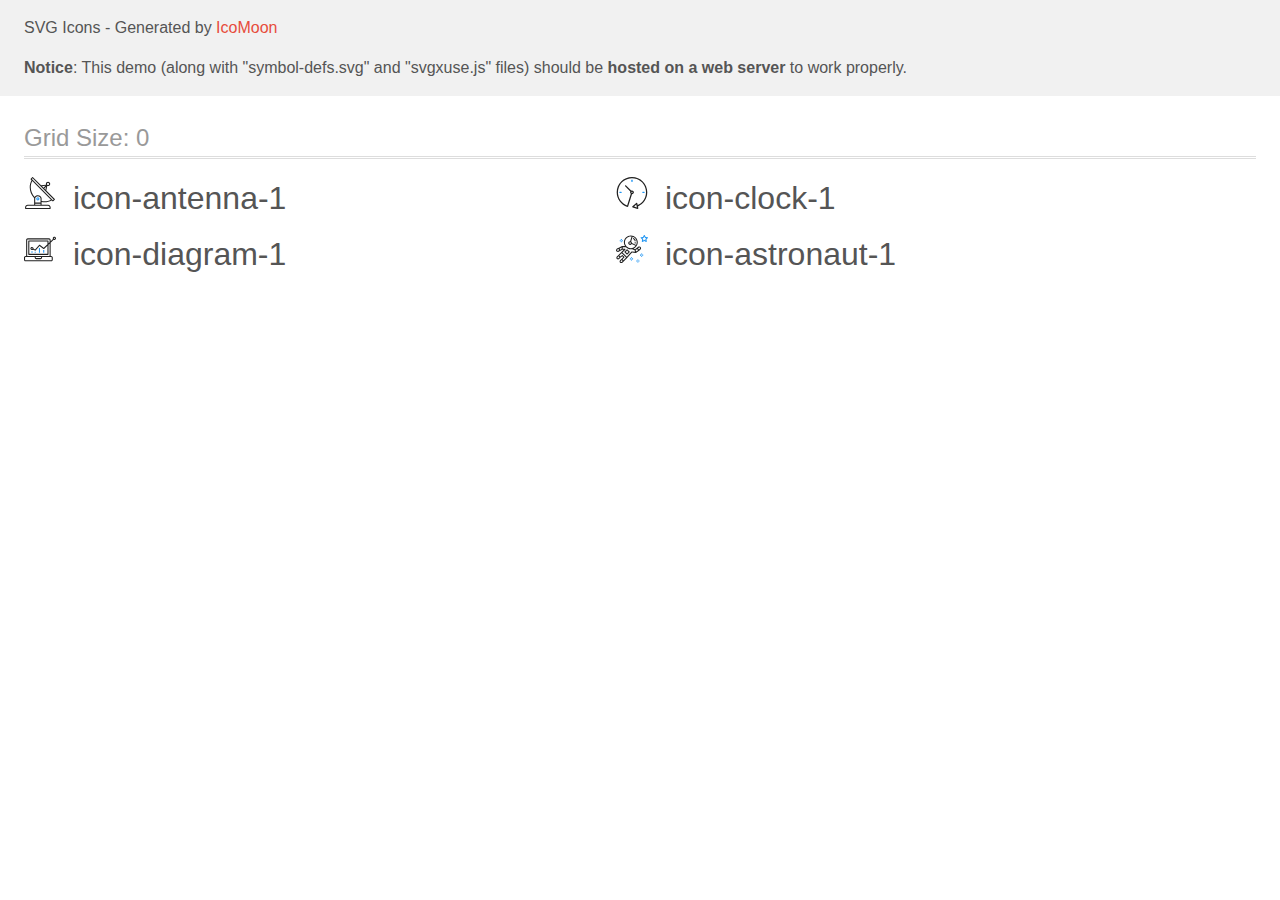
<file: images/icomoon-7/demo-external-svg.html>
<!doctype html>
<html>
<head>
    <title>IcoMoon - SVG Icons</title>
    <meta charset="utf-8">
    <meta name="viewport" content="width=device-width, initial-scale=1">
    <link rel="stylesheet" href="demo-files/demo.css">
    <link rel="stylesheet" href="style.css">
</head>
<body>
<header class="bgc1 clearfix">
<div class="mhl">
    <p>SVG Icons - Generated by <a href="https://icomoon.io/app">IcoMoon</a></p><p><strong>Notice</strong>: This demo (along with "symbol-defs.svg" and "svgxuse.js" files) should be <b>hosted on a web server</b> to work properly.</p>
</div>
</header>
    <div class="clearfix mhl ptl">
        <h1 class="mvm mtn fgc1">Grid Size: 0</h1>
        <div class="glyph fs1">
            <div class="clearfix pbs">
                <svg class="icon icon-antenna-1"><use xlink:href="symbol-defs.svg#icon-antenna-1"></use></svg><span class="name"> icon-antenna-1</span>
            </div>
        </div>
        <div class="glyph fs1">
            <div class="clearfix pbs">
                <svg class="icon icon-clock-1"><use xlink:href="symbol-defs.svg#icon-clock-1"></use></svg><span class="name"> icon-clock-1</span>
            </div>
        </div>
        <div class="glyph fs1">
            <div class="clearfix pbs">
                <svg class="icon icon-diagram-1"><use xlink:href="symbol-defs.svg#icon-diagram-1"></use></svg><span class="name"> icon-diagram-1</span>
            </div>
        </div>
        <div class="glyph fs1">
            <div class="clearfix pbs">
                <svg class="icon icon-astronaut-1"><use xlink:href="symbol-defs.svg#icon-astronaut-1"></use></svg><span class="name"> icon-astronaut-1</span>
            </div>
        </div>
  </div>
<script defer src="svgxuse.js"></script>
</body>
</html>
</file>
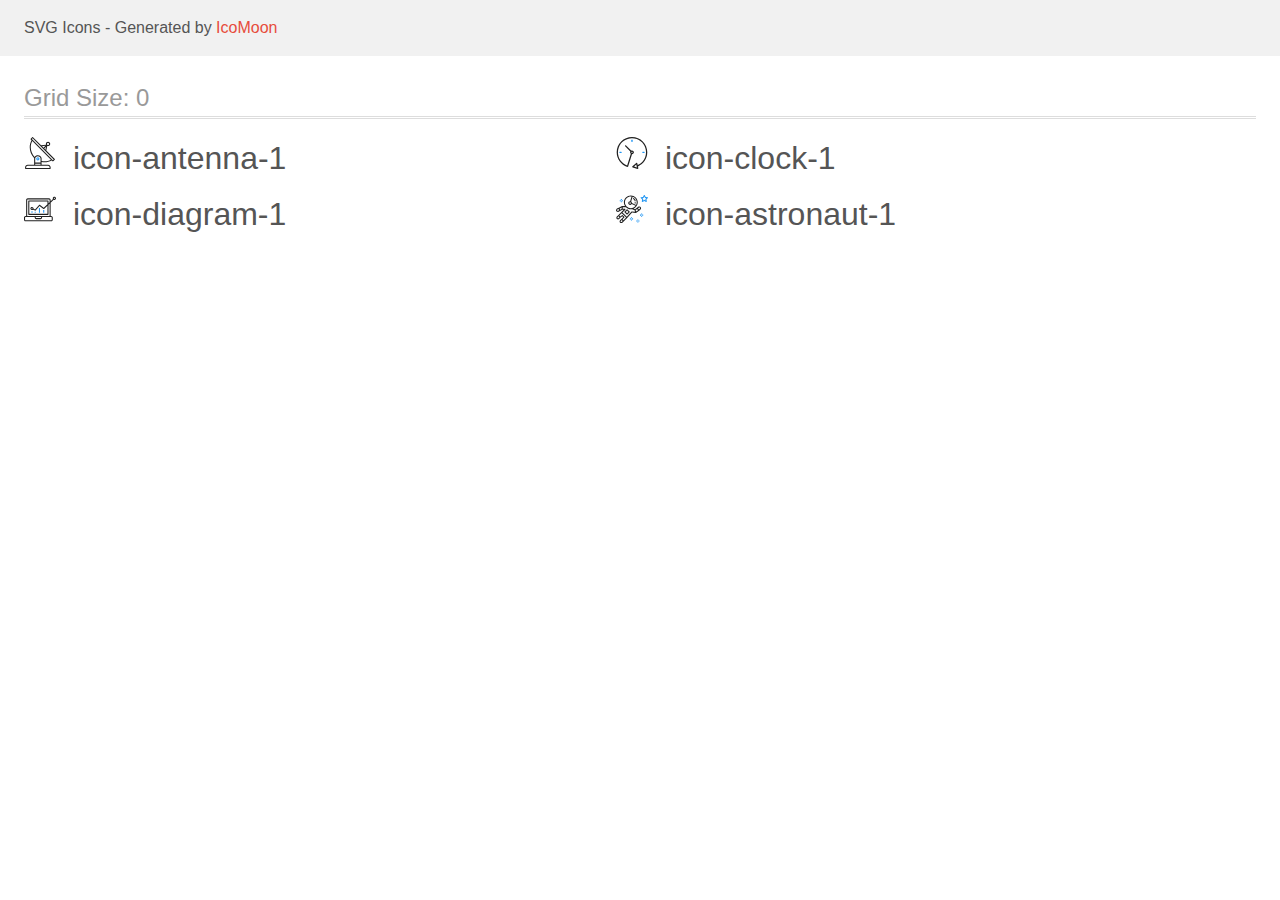
<file: images/icomoon-7/demo.html>
<!doctype html>
<html>
<head>
    <title>IcoMoon - SVG Icons</title>
    <meta charset="utf-8">
    <meta name="viewport" content="width=device-width, initial-scale=1">
    <link rel="stylesheet" href="demo-files/demo.css">
    <link rel="stylesheet" href="style.css">
</head>
<body>
<svg aria-hidden="true" style="position: absolute; width: 0; height: 0; overflow: hidden;" version="1.1" xmlns="http://www.w3.org/2000/svg" xmlns:xlink="http://www.w3.org/1999/xlink">
<defs>
<symbol id="icon-antenna-1" viewBox="0 0 32 32">
<path fill="#212121" style="fill: var(--color1, #212121)" d="M30.773 22.098l-8.443-8.505 0.937-4.615c0.242 0.094 0.499 0.144 0.758 0.146h0.006c1.192 0.014 2.17-0.941 2.184-2.133s-0.941-2.17-2.133-2.184c-1.192-0.014-2.17 0.941-2.184 2.133-0.003 0.255 0.039 0.509 0.125 0.749l-4.96 0.605-8.091-8.133c-0.099-0.101-0.235-0.159-0.377-0.16-0.14 0.001-0.274 0.056-0.373 0.155l-1.513 1.504c-0.208 0.208-0.208 0.546 0 0.754l0.814 0.826c-3.153 5.798-2.129 12.978 2.519 17.663 0.043 0.041 0.092 0.074 0.146 0.098-0.034 0.18-0.051 0.364-0.052 0.547v6.187h-6.4c-1.472 0.002-2.665 1.195-2.667 2.667v1.067c0 0.295 0.239 0.533 0.533 0.533h24.533c0.295 0 0.533-0.239 0.533-0.533v-1.067c-0.002-1.472-1.195-2.665-2.667-2.667h-6.4v-2.742c1.003 0.21 2.024 0.317 3.049 0.32 2.458-0.003 4.877-0.615 7.040-1.783l0.818 0.823c0.099 0.101 0.235 0.159 0.377 0.16 0.14-0.001 0.274-0.056 0.373-0.155l1.513-1.504c0.208-0.208 0.208-0.546 0-0.754zM23.28 6.233c0.418-0.415 1.093-0.414 1.508 0.004s0.414 1.093-0.004 1.508c-0.2 0.199-0.47 0.31-0.752 0.31h-0.003c-0.589-0.003-1.064-0.483-1.061-1.072 0.002-0.282 0.115-0.552 0.314-0.751h-0.002zM22.024 9.738l-0.598 2.946-1.175-1.182 1.774-1.763zM21.419 8.836l-1.92 1.909-1.485-1.493 3.405-0.415zM24.004 28.8c0.884 0 1.6 0.716 1.6 1.6v0.533h-23.467v-0.533c0-0.884 0.716-1.6 1.6-1.6h20.267zM16.537 26.667v1.067h-5.333v-1.067h5.333zM11.204 25.6v-4.053c0-1.294 1.196-2.347 2.667-2.347s2.667 1.053 2.667 2.347v4.053h-5.333zM17.604 23.904v-2.357c0-1.882-1.675-3.413-3.733-3.413-1.331-0.020-2.576 0.657-3.281 1.786-4.058-4.274-4.971-10.645-2.279-15.887l18.602 18.708c-2.872 1.461-6.165 1.873-9.309 1.163zM28.893 23.22l-21.057-21.181 0.755-0.752 7.935 7.98c0.004 0 0.006 0.007 0.010 0.010l13.115 13.191-0.757 0.752z"></path>
<path fill="#2196f3" style="fill: var(--color2, #2196f3)" d="M13.876 20.267h-0.005c-0.884-0.001-1.601 0.714-1.602 1.598s0.714 1.601 1.598 1.602h0.005c0.884 0.001 1.601-0.714 1.602-1.598s-0.714-1.601-1.598-1.602zM14.249 22.245c-0.1 0.1-0.236 0.156-0.378 0.155-0.295-0.002-0.532-0.242-0.531-0.536 0.001-0.141 0.057-0.276 0.157-0.375s0.233-0.154 0.373-0.155c0.295 0.002 0.532 0.241 0.53 0.536-0.001 0.141-0.057 0.276-0.157 0.375h0.005z"></path>
</symbol>
<symbol id="icon-clock-1" viewBox="0 0 32 32">
<path fill="#212121" style="fill: var(--color1, #212121)" d="M31.297 15.301c-0.002-8.452-6.855-15.303-15.308-15.301s-15.303 6.855-15.301 15.308c0.001 6.658 4.307 12.551 10.649 14.576 0.061 0.019 0.124 0.029 0.187 0.029 0.121-0 0.239-0.032 0.342-0.094 0.135-0.080 0.236-0.207 0.283-0.356l3.865-12.25c1.057-0.005 1.909-0.866 1.903-1.923s-0.866-1.909-1.923-1.903c-0.284 0.001-0.565 0.067-0.82 0.191l-5.106-5.107c-0.253-0.245-0.657-0.238-0.902 0.016-0.239 0.247-0.239 0.639 0 0.886l5.103 5.109c-0.392 0.799-0.168 1.764 0.536 2.309l-3.683 11.673c-7.278-2.681-11.004-10.754-8.323-18.032s10.754-11.004 18.032-8.323 11.004 10.754 8.323 18.032c-1.31 3.556-4.001 6.431-7.462 7.973l-0.398-1.874c-0.073-0.344-0.411-0.565-0.756-0.492-0.109 0.023-0.209 0.074-0.292 0.148l-3.837 3.426c-0.263 0.234-0.287 0.637-0.052 0.9 0.076 0.085 0.174 0.149 0.283 0.184l4.899 1.563c0.335 0.108 0.694-0.077 0.802-0.412 0.034-0.106 0.040-0.219 0.017-0.328l-0.391-1.839c5.664-2.388 9.342-7.942 9.329-14.089zM15.992 14.664c0.352 0 0.638 0.286 0.638 0.638s-0.286 0.638-0.638 0.638c-0.352 0-0.638-0.285-0.638-0.638s0.285-0.638 0.638-0.638zM18.093 29.528l2.184-1.948 0.603 2.84-2.787-0.892z"></path>
<path fill="#2196f3" style="fill: var(--color2, #2196f3)" d="M15.354 3.185v1.275c0 0.352 0.285 0.638 0.638 0.638s0.638-0.285 0.638-0.638v-1.275c0-0.352-0.286-0.638-0.638-0.638s-0.638 0.286-0.638 0.638z"></path>
<path fill="#2196f3" style="fill: var(--color2, #2196f3)" d="M3.876 14.664c-0.352 0-0.638 0.286-0.638 0.638s0.285 0.638 0.638 0.638h1.275c0.352 0 0.638-0.285 0.638-0.638s-0.285-0.638-0.638-0.638h-1.275z"></path>
<path fill="#2196f3" style="fill: var(--color2, #2196f3)" d="M28.108 15.939c0.352 0 0.638-0.285 0.638-0.638s-0.285-0.638-0.638-0.638h-1.275c-0.352 0-0.638 0.286-0.638 0.638s0.286 0.638 0.638 0.638h1.275z"></path>
</symbol>
<symbol id="icon-diagram-1" viewBox="0 0 32 32">
<path fill="#2196f3" style="fill: var(--color2, #2196f3)" d="M14.925 14.965h1.066v4.798h-1.066v-4.797z"></path>
<path fill="#2196f3" style="fill: var(--color2, #2196f3)" d="M19.19 17.097h1.066v2.665h-1.066v-2.665z"></path>
<path fill="#2196f3" style="fill: var(--color2, #2196f3)" d="M10.661 18.696h1.066v1.066h-1.066v-1.066z"></path>
<path fill="#2196f3" style="fill: var(--color2, #2196f3)" d="M7.463 18.163h1.066v1.599h-1.066v-1.599z"></path>
<path fill="#212121" style="fill: var(--color1, #212121)" d="M1.599 28.291h25.587c0.883 0 1.599-0.716 1.599-1.599v-2.132c0-0.883-0.716-1.599-1.599-1.599h-0.533v-13.293l3.028-2.868c0.703 0.346 1.553 0.136 2.013-0.499s0.396-1.508-0.152-2.068-1.42-0.644-2.065-0.198c-0.644 0.446-0.873 1.292-0.542 2.002l-2.281 2.163v-1.23c0-0.883-0.716-1.599-1.599-1.599h-21.322c-0.883 0-1.599 0.716-1.599 1.599v15.992h-0.533c-0.883 0-1.599 0.716-1.599 1.599v2.132c0 0.883 0.716 1.599 1.599 1.599zM30.384 4.837c0.294 0 0.533 0.239 0.533 0.533s-0.239 0.533-0.533 0.533c-0.294 0-0.533-0.239-0.533-0.533s0.239-0.533 0.533-0.533zM3.198 6.969c0-0.294 0.239-0.533 0.533-0.533h21.322c0.294 0 0.533 0.239 0.533 0.533v2.239l-1.066 1.013v-2.186c0-0.294-0.239-0.533-0.533-0.533h-19.19c-0.294 0-0.533 0.239-0.533 0.533v13.326c0 0.294 0.239 0.533 0.533 0.533h19.19c0.294 0 0.533-0.239 0.533-0.533v-9.674l1.066-1.010v12.284h-22.388v-15.992zM7.996 13.899c-0.721-0.002-1.354 0.478-1.546 1.174s0.105 1.433 0.725 1.801c0.62 0.368 1.41 0.276 1.928-0.226l1.853 0.93c0.215 0.108 0.476 0.057 0.636-0.123l3.939-4.431 3.872 2.901c0.208 0.156 0.498 0.139 0.686-0.039l3.365-3.188v8.131h-18.124v-12.26h18.124v2.66l-3.771 3.572-3.904-2.927c-0.222-0.166-0.534-0.135-0.718 0.072l-3.993 4.493-1.493-0.746c0.011-0.064 0.018-0.129 0.020-0.193 0-0.883-0.716-1.599-1.599-1.599zM8.529 15.498c0 0.294-0.239 0.533-0.533 0.533s-0.533-0.239-0.533-0.533c0-0.294 0.239-0.533 0.533-0.533s0.533 0.239 0.533 0.533zM11.727 24.027h5.331v0.533c0 0.294-0.239 0.533-0.533 0.533h-4.264c-0.294 0-0.533-0.239-0.533-0.533v-0.533zM1.066 24.56c0-0.294 0.239-0.533 0.533-0.533h9.062v0.533c0 0.883 0.716 1.599 1.599 1.599h4.264c0.883 0 1.599-0.716 1.599-1.599v-0.533h9.062c0.294 0 0.533 0.239 0.533 0.533v2.132c0 0.294-0.239 0.533-0.533 0.533h-25.587c-0.294 0-0.533-0.239-0.533-0.533v-2.132z"></path>
</symbol>
<symbol id="icon-astronaut-1" viewBox="0 0 32 32">
<path fill="#2196f3" style="fill: var(--color2, #2196f3)" d="M31.974 4.524c-0.063-0.193-0.229-0.333-0.43-0.363l-1.91-0.278-0.855-1.731c-0.179-0.365-0.777-0.365-0.956 0l-0.855 1.731-1.91 0.278c-0.201 0.029-0.367 0.17-0.431 0.363-0.062 0.193-0.011 0.405 0.135 0.547l1.383 1.348-0.326 1.903c-0.034 0.2 0.048 0.402 0.212 0.522 0.166 0.121 0.382 0.135 0.562 0.040l1.709-0.899 1.709 0.899c0.078 0.041 0.164 0.061 0.249 0.061 0.11 0 0.221-0.034 0.314-0.102 0.164-0.119 0.246-0.322 0.212-0.522l-0.326-1.903 1.383-1.348c0.145-0.142 0.197-0.354 0.135-0.547zM29.511 5.851c-0.125 0.122-0.183 0.299-0.153 0.472l0.191 1.114-1-0.526c-0.078-0.041-0.163-0.061-0.249-0.061s-0.17 0.020-0.249 0.061l-1.001 0.526 0.191-1.114c0.030-0.173-0.028-0.349-0.153-0.472l-0.81-0.789 1.119-0.163c0.174-0.025 0.324-0.134 0.402-0.292l0.5-1.013 0.5 1.013c0.078 0.157 0.228 0.267 0.402 0.292l1.119 0.163-0.809 0.789z"></path>
<path fill="#2196f3" style="fill: var(--color2, #2196f3)" d="M26.133 20.522h-1.067v1.067h1.067v-1.067z"></path>
<path fill="#2196f3" style="fill: var(--color2, #2196f3)" d="M26.133 22.656h-1.067v1.067h1.067v-1.067z"></path>
<path fill="#2196f3" style="fill: var(--color2, #2196f3)" d="M27.2 21.589h-1.067v1.067h1.067v-1.067z"></path>
<path fill="#2196f3" style="fill: var(--color2, #2196f3)" d="M25.067 21.589h-1.067v1.067h1.067v-1.067z"></path>
<path fill="#2196f3" style="fill: var(--color2, #2196f3)" d="M22.4 26.389h-1.067v1.067h1.067v-1.067z"></path>
<path fill="#2196f3" style="fill: var(--color2, #2196f3)" d="M22.4 28.522h-1.067v1.067h1.067v-1.067z"></path>
<path fill="#2196f3" style="fill: var(--color2, #2196f3)" d="M23.467 27.456h-1.067v1.067h1.067v-1.067z"></path>
<path fill="#2196f3" style="fill: var(--color2, #2196f3)" d="M21.333 27.456h-1.067v1.067h1.067v-1.067z"></path>
<path fill="#2196f3" style="fill: var(--color2, #2196f3)" d="M16 24.256h-1.067v1.067h1.067v-1.067z"></path>
<path fill="#2196f3" style="fill: var(--color2, #2196f3)" d="M16 26.389h-1.067v1.067h1.067v-1.067z"></path>
<path fill="#2196f3" style="fill: var(--color2, #2196f3)" d="M17.067 25.322h-1.067v1.067h1.067v-1.067z"></path>
<path fill="#2196f3" style="fill: var(--color2, #2196f3)" d="M14.933 25.322h-1.067v1.067h1.067v-1.067z"></path>
<path fill="#2196f3" style="fill: var(--color2, #2196f3)" d="M5.867 6.122h-1.067v1.067h1.067v-1.067z"></path>
<path fill="#2196f3" style="fill: var(--color2, #2196f3)" d="M5.867 8.255h-1.067v1.067h1.067v-1.067z"></path>
<path fill="#2196f3" style="fill: var(--color2, #2196f3)" d="M6.933 7.189h-1.067v1.067h1.067v-1.067z"></path>
<path fill="#2196f3" style="fill: var(--color2, #2196f3)" d="M4.8 7.189h-1.067v1.067h1.067v-1.067z"></path>
<path fill="#212121" style="fill: var(--color1, #212121)" d="M24.715 14.159c-0.287-0.388-0.709-0.637-1.188-0.705-0.481-0.068-0.956 0.058-1.34 0.352l-1.252 0.96-1.898 1.417-1.358-0.541c2.421-1.086 4.114-3.508 4.114-6.32 0-3.823-3.123-6.933-6.961-6.933s-6.961 3.11-6.961 6.933c0 1.386 0.414 2.674 1.12 3.758l-2.764-0.024c-0.002 0-0.003 0-0.005 0-0.009 0-0.015 0.004-0.023 0.005-0.053 0.002-0.105 0.013-0.155 0.031-0.013 0.005-0.026 0.008-0.038 0.013-0.006 0.003-0.013 0.003-0.019 0.006l-3.233 1.596c-0.001 0-0.001 0-0.001 0.001l-1.893 0.911c-0.021 0.009-0.042 0.021-0.063 0.035-0.755 0.502-1.012 1.489-0.598 2.295 0.22 0.429 0.595 0.745 1.056 0.889 0.178 0.055 0.359 0.083 0.539 0.083 0.29 0 0.577-0.071 0.839-0.211l1.388-0.738 2.264-1.169 1.357-0.008-5.442 5.416c-0.001 0.001-0.001 0.001-0.002 0.001l-1.339 1.333c-0.316 0.315-0.49 0.732-0.49 1.178s0.174 0.863 0.49 1.179c0.325 0.323 0.752 0.485 1.179 0.485s0.854-0.162 1.18-0.485l1.314-1.309 1.741-1.3 0.901 0.897-1.762 1.754c-0 0.001-0.001 0.001-0.002 0.001l-1.339 1.333c-0.316 0.315-0.49 0.732-0.49 1.178s0.174 0.863 0.49 1.179c0.325 0.323 0.753 0.485 1.18 0.485s0.855-0.162 1.18-0.485l3.482-3.467c0.001-0.001 0.001-0.001 0.001-0.002l1.010-1-0.004-0.004c0.006-0.006 0.015-0.009 0.022-0.015l5.166-5.658 3.471 0.494c0.025 0.004 0.050 0.005 0.075 0.005 0.065 0 0.127-0.015 0.187-0.038 0.018-0.006 0.033-0.015 0.050-0.023 0.019-0.010 0.039-0.015 0.058-0.027l3.213-2.133c0.012-0.008 0.018-0.021 0.029-0.029 0.013-0.010 0.029-0.014 0.041-0.026l1.271-1.191c0.662-0.62 0.753-1.635 0.212-2.362zM2.13 17.77c-0.173 0.093-0.37 0.111-0.558 0.052-0.187-0.058-0.338-0.186-0.427-0.358-0.161-0.314-0.068-0.695 0.214-0.902l1.314-0.632 0.449 1.312-0.992 0.528zM5.628 15.942l-1.548 0.8-0.439-1.283 2.027-1.001-0.040 1.484zM20.727 9.322c0 0.918-0.219 1.785-0.599 2.559l-4.181-1.899c-0.044-0.573-0.341-1.075-0.788-1.388l1.464-4.86c2.378 0.756 4.105 2.974 4.105 5.588zM8.938 9.322c0-3.235 2.644-5.867 5.894-5.867 0.253 0 0.5 0.021 0.745 0.052l-1.432 4.754c-0.019-0.001-0.037-0.006-0.057-0.006-1.033 0-1.873 0.837-1.873 1.867s0.84 1.867 1.873 1.867c0.694 0 1.294-0.383 1.618-0.945l3.862 1.755c-1.075 1.446-2.795 2.39-4.737 2.39-3.25 0-5.894-2.632-5.894-5.867zM14.894 10.122c0 0.441-0.362 0.8-0.806 0.8s-0.806-0.359-0.806-0.8c0-0.441 0.362-0.8 0.806-0.8s0.806 0.359 0.806 0.8zM2.465 25.146c-0.236 0.234-0.619 0.234-0.854 0.001-0.114-0.114-0.176-0.263-0.176-0.423s0.062-0.309 0.176-0.421l0.962-0.958 0.851 0.848-0.959 0.955zM5.679 28.88c-0.236 0.234-0.619 0.235-0.855 0.001-0.114-0.114-0.176-0.263-0.176-0.423s0.062-0.309 0.176-0.421l0.963-0.959 0.852 0.848-0.96 0.955zM9.16 25.411c-0.001 0-0.001 0-0.002 0.001l-1.765 1.76-0.852-0.848 1.763-1.755c0 0 0 0 0-0s0.001-0.001 0.002-0.001c0.040-0.040 0.065-0.088 0.090-0.135 0.007-0.014 0.020-0.026 0.026-0.040 0.017-0.041 0.019-0.085 0.026-0.129 0.003-0.025 0.014-0.047 0.014-0.073 0-0.036-0.013-0.070-0.020-0.106-0.006-0.032-0.006-0.065-0.019-0.095-0.020-0.050-0.055-0.094-0.091-0.138-0.010-0.012-0.014-0.027-0.025-0.038 0 0 0 0-0.001 0s-0.001-0.002-0.001-0.002l-1.607-1.6c-0.017-0.017-0.039-0.024-0.058-0.038-0.028-0.022-0.055-0.042-0.087-0.058-0.030-0.015-0.061-0.024-0.093-0.033-0.034-0.010-0.067-0.017-0.103-0.020-0.033-0.002-0.063 0.001-0.095 0.005-0.036 0.004-0.069 0.009-0.104 0.020-0.034 0.011-0.063 0.027-0.094 0.045-0.020 0.011-0.042 0.015-0.061 0.029l-1.773 1.324-0.901-0.897 2.399-2.386 4.361 4.289-0.928 0.919zM15.979 18.394c-0.015-0.002-0.030 0.004-0.045 0.003-0.039-0.002-0.076 0.001-0.115 0.007-0.030 0.005-0.059 0.011-0.088 0.021-0.034 0.012-0.065 0.028-0.097 0.047-0.030 0.018-0.057 0.037-0.083 0.061-0.013 0.011-0.028 0.017-0.040 0.029l-4.698 5.146-4.328-4.257 2.833-2.818c0.209-0.208 0.21-0.546 0.002-0.755-0.105-0.105-0.243-0.157-0.381-0.156v-0.001l-2.219 0.013 0.028-1.607 3.104 0.027c1.265 1.294 3.029 2.101 4.981 2.101 0.437 0 0.864-0.045 1.279-0.123 0.040 0.032 0.079 0.065 0.13 0.085l2.41 0.96 0.152 0.758 0.178 0.885-3.003-0.427zM20.020 18.572l-0.313-1.558 1.446-1.080 0.947 1.257-2.080 1.381zM23.774 15.741l-0.838 0.785-0.931-1.236 0.831-0.637c0.155-0.119 0.351-0.168 0.543-0.143 0.193 0.027 0.364 0.128 0.48 0.284 0.217 0.292 0.18 0.699-0.085 0.947z"></path>
<path fill="#212121" style="fill: var(--color1, #212121)" d="M13.602 18.544l-2.143-2.133c-0.207-0.207-0.545-0.207-0.753 0l-2.142 2.133c-0.1 0.101-0.157 0.236-0.157 0.378s0.056 0.278 0.157 0.378l2.142 2.133c0.104 0.103 0.241 0.155 0.377 0.155s0.273-0.052 0.376-0.155l2.143-2.133c0.1-0.1 0.157-0.236 0.157-0.378s-0.057-0.278-0.157-0.378zM11.083 20.303l-1.387-1.381 1.387-1.381 1.387 1.381-1.387 1.381z"></path>
<path fill="#212121" style="fill: var(--color1, #212121)" d="M17.164 5.071l-0.258 1.036c0.071 0.018 1.738 0.452 1.738 2.149h1.067c-0-2.017-1.666-2.965-2.547-3.185z"></path>
<path fill="#212121" style="fill: var(--color1, #212121)" d="M19.711 9.322h-1.067v1.067h1.067v-1.067z"></path>
</symbol>
</defs>
</svg>

<header class="bgc1 clearfix">
<div class="mhl">
    <p>SVG Icons - Generated by <a href="https://icomoon.io/app">IcoMoon</a></p>
</div>
</header>
    <div class="clearfix mhl ptl">
        <h1 class="mvm mtn fgc1">Grid Size: 0</h1>
        <div class="glyph fs1">
            <div class="clearfix pbs">
                <svg class="icon icon-antenna-1"><use xlink:href="#icon-antenna-1"></use></svg><span class="name"> icon-antenna-1</span>
            </div>
        </div>
        <div class="glyph fs1">
            <div class="clearfix pbs">
                <svg class="icon icon-clock-1"><use xlink:href="#icon-clock-1"></use></svg><span class="name"> icon-clock-1</span>
            </div>
        </div>
        <div class="glyph fs1">
            <div class="clearfix pbs">
                <svg class="icon icon-diagram-1"><use xlink:href="#icon-diagram-1"></use></svg><span class="name"> icon-diagram-1</span>
            </div>
        </div>
        <div class="glyph fs1">
            <div class="clearfix pbs">
                <svg class="icon icon-astronaut-1"><use xlink:href="#icon-astronaut-1"></use></svg><span class="name"> icon-astronaut-1</span>
            </div>
        </div>
  </div>
<script defer src="svgxuse.js"></script>
</body>
</html>
</file>
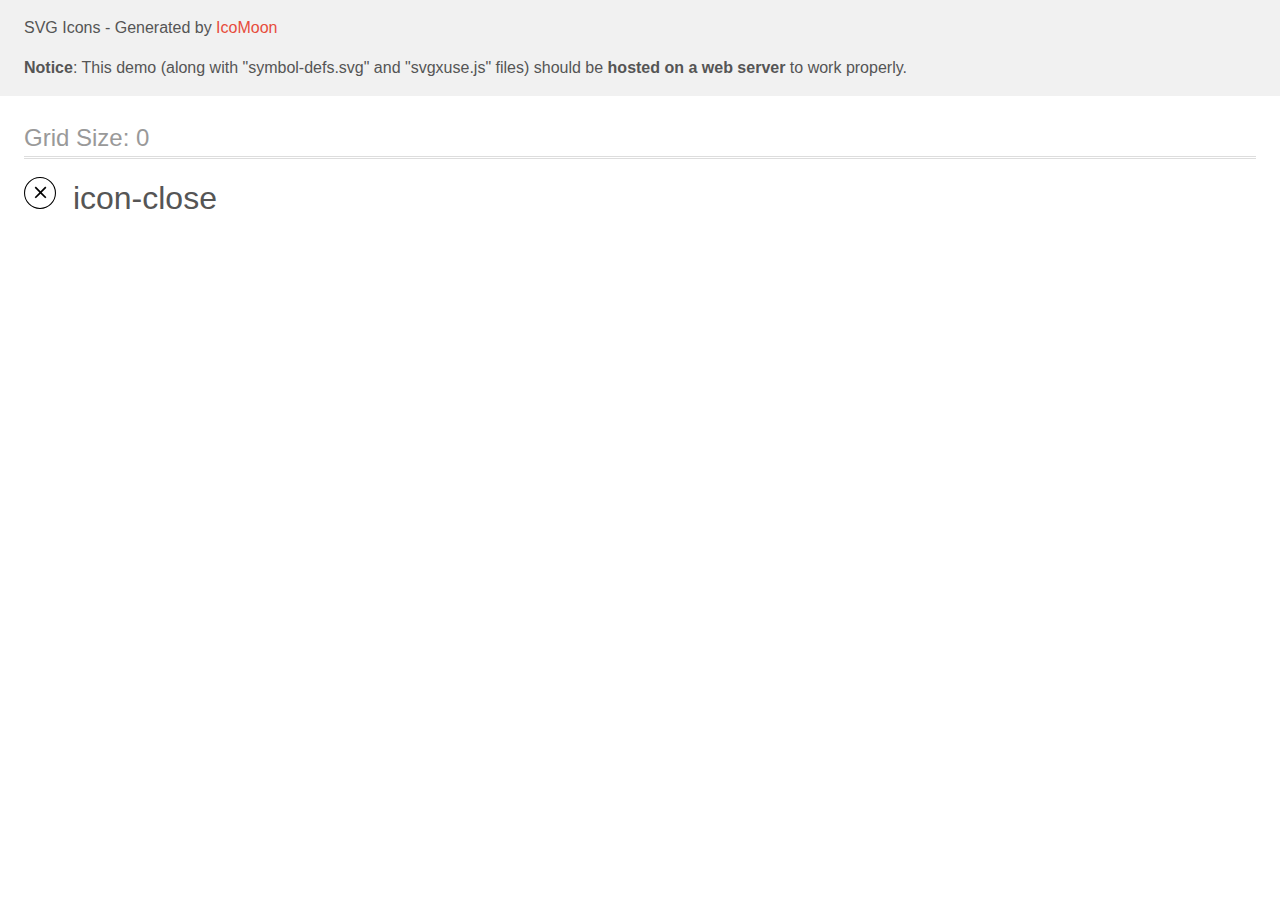
<file: images/icomoon-8/demo-external-svg.html>
<!doctype html>
<html>
<head>
    <title>IcoMoon - SVG Icons</title>
    <meta charset="utf-8">
    <meta name="viewport" content="width=device-width, initial-scale=1">
    <link rel="stylesheet" href="demo-files/demo.css">
    <link rel="stylesheet" href="style.css">
</head>
<body>
<header class="bgc1 clearfix">
<div class="mhl">
    <p>SVG Icons - Generated by <a href="https://icomoon.io/app">IcoMoon</a></p><p><strong>Notice</strong>: This demo (along with "symbol-defs.svg" and "svgxuse.js" files) should be <b>hosted on a web server</b> to work properly.</p>
</div>
</header>
    <div class="clearfix mhl ptl">
        <h1 class="mvm mtn fgc1">Grid Size: 0</h1>
        <div class="glyph fs1">
            <div class="clearfix pbs">
                <svg class="icon icon-close"><use xlink:href="symbol-defs.svg#icon-close"></use></svg><span class="name"> icon-close</span>
            </div>
        </div>
  </div>
<script defer src="svgxuse.js"></script>
</body>
</html>
</file>
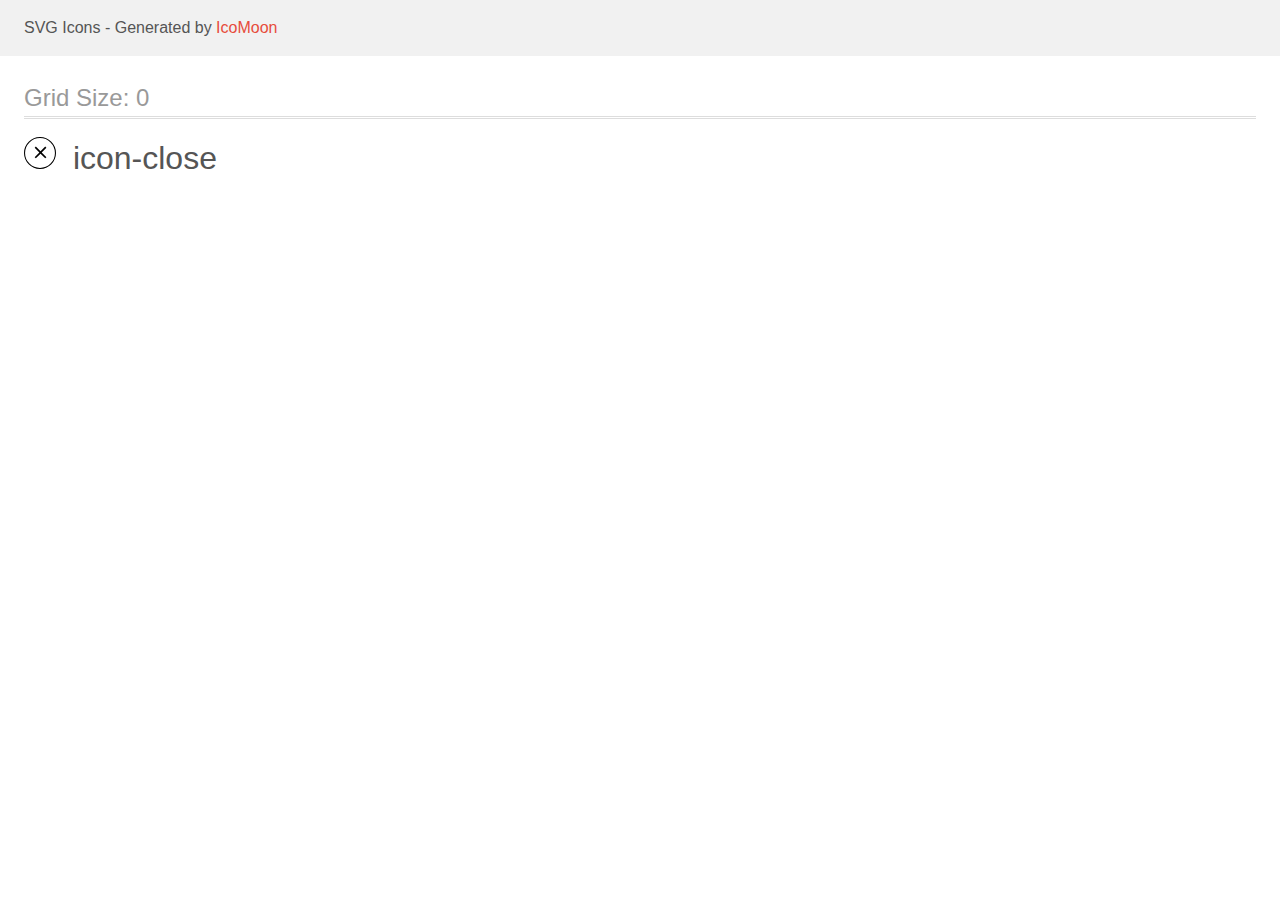
<file: images/icomoon-8/demo.html>
<!doctype html>
<html>
<head>
    <title>IcoMoon - SVG Icons</title>
    <meta charset="utf-8">
    <meta name="viewport" content="width=device-width, initial-scale=1">
    <link rel="stylesheet" href="demo-files/demo.css">
    <link rel="stylesheet" href="style.css">
</head>
<body>
<svg aria-hidden="true" style="position: absolute; width: 0; height: 0; overflow: hidden;" version="1.1" xmlns="http://www.w3.org/2000/svg" xmlns:xlink="http://www.w3.org/1999/xlink">
<defs>
<symbol id="icon-close" viewBox="0 0 32 32">
<path fill="#fff" style="fill: var(--color1, #fff)" d="M32 16c0 8.837-7.163 16-16 16s-16-7.163-16-16c0-8.837 7.163-16 16-16s16 7.163 16 16z"></path>
<path fill="none" stroke="#000" style="stroke: var(--color2, #000)" stroke-linejoin="miter" stroke-linecap="butt" stroke-miterlimit="4" stroke-width="1.0667" d="M31.467 16c0 8.542-6.925 15.467-15.467 15.467s-15.467-6.925-15.467-15.467c0-8.542 6.925-15.467 15.467-15.467s15.467 6.925 15.467 15.467z"></path>
<path fill="#000" style="fill: var(--color2, #000)" d="M22.4 10.782l-1.182-1.182-4.685 4.685-4.685-4.685-1.182 1.182 4.685 4.685-4.685 4.685 1.182 1.182 4.685-4.685 4.685 4.685 1.182-1.182-4.685-4.685 4.685-4.685z"></path>
</symbol>
</defs>
</svg>

<header class="bgc1 clearfix">
<div class="mhl">
    <p>SVG Icons - Generated by <a href="https://icomoon.io/app">IcoMoon</a></p>
</div>
</header>
    <div class="clearfix mhl ptl">
        <h1 class="mvm mtn fgc1">Grid Size: 0</h1>
        <div class="glyph fs1">
            <div class="clearfix pbs">
                <svg class="icon icon-close"><use xlink:href="#icon-close"></use></svg><span class="name"> icon-close</span>
            </div>
        </div>
  </div>
<script defer src="svgxuse.js"></script>
</body>
</html>
</file>
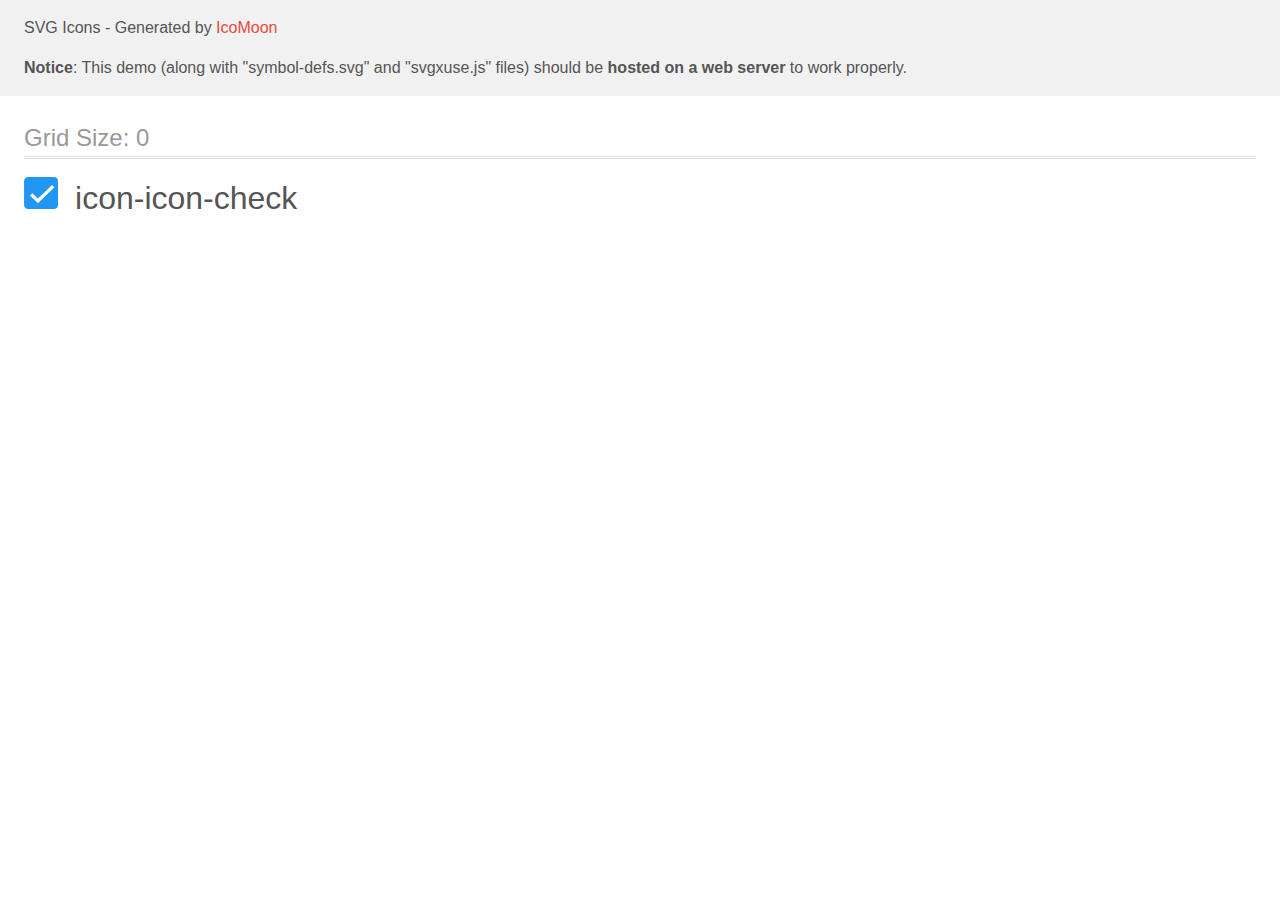
<file: images/icons.svg/icomoon-10/demo-external-svg.html>
<!doctype html>
<html>
<head>
    <title>IcoMoon - SVG Icons</title>
    <meta charset="utf-8">
    <meta name="viewport" content="width=device-width, initial-scale=1">
    <link rel="stylesheet" href="demo-files/demo.css">
    <link rel="stylesheet" href="style.css">
</head>
<body>
<header class="bgc1 clearfix">
<div class="mhl">
    <p>SVG Icons - Generated by <a href="https://icomoon.io/app">IcoMoon</a></p><p><strong>Notice</strong>: This demo (along with "symbol-defs.svg" and "svgxuse.js" files) should be <b>hosted on a web server</b> to work properly.</p>
</div>
</header>
    <div class="clearfix mhl ptl">
        <h1 class="mvm mtn fgc1">Grid Size: 0</h1>
        <div class="glyph fs1">
            <div class="clearfix pbs">
                <svg class="icon icon-icon-check"><use xlink:href="symbol-defs.svg#icon-icon-check"></use></svg><span class="name"> icon-icon-check</span>
            </div>
        </div>
  </div>
<script defer src="svgxuse.js"></script>
</body>
</html>
</file>
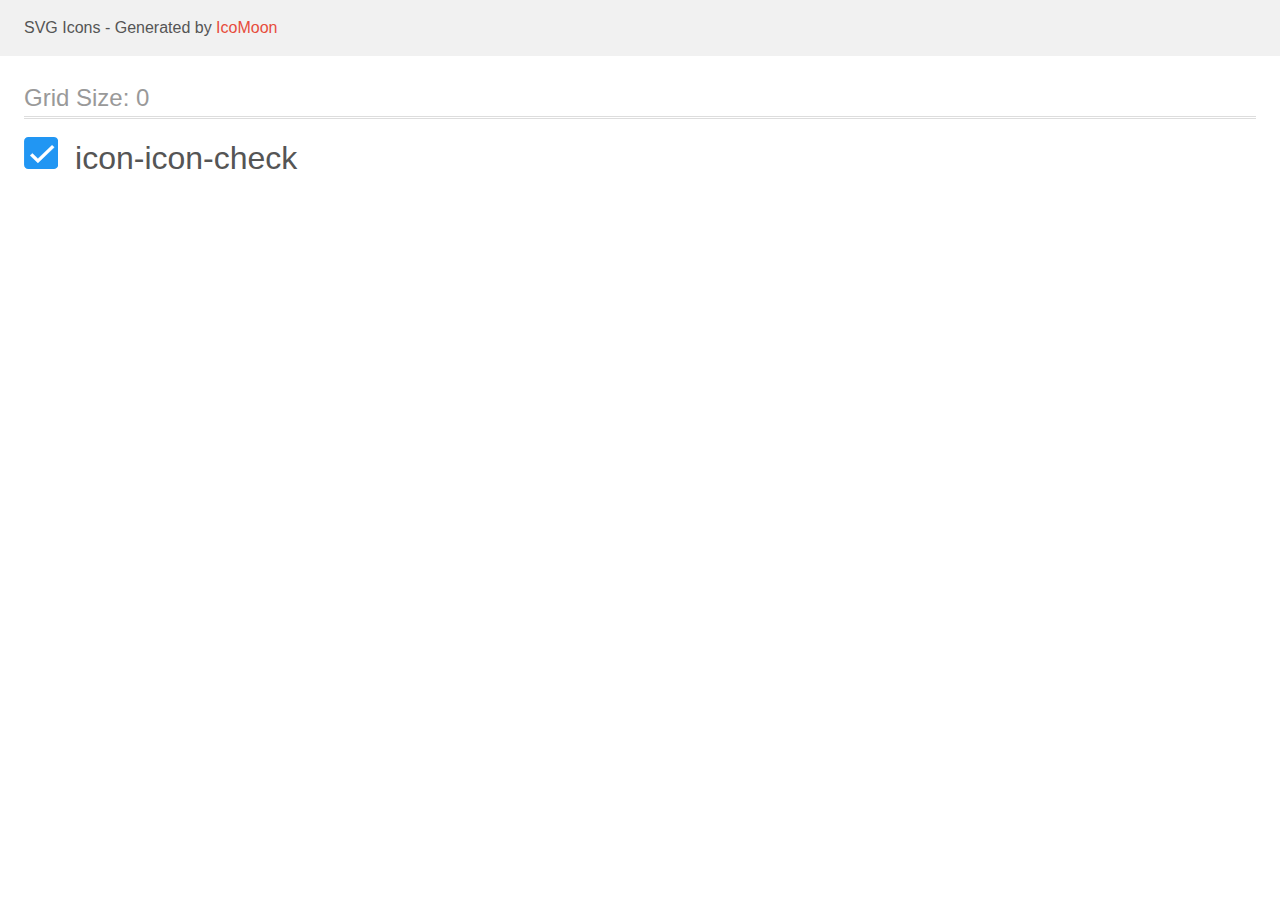
<file: images/icons.svg/icomoon-10/demo.html>
<!doctype html>
<html>
<head>
    <title>IcoMoon - SVG Icons</title>
    <meta charset="utf-8">
    <meta name="viewport" content="width=device-width, initial-scale=1">
    <link rel="stylesheet" href="demo-files/demo.css">
    <link rel="stylesheet" href="style.css">
</head>
<body>
<svg aria-hidden="true" style="position: absolute; width: 0; height: 0; overflow: hidden;" version="1.1" xmlns="http://www.w3.org/2000/svg" xmlns:xlink="http://www.w3.org/1999/xlink">
<defs>
<symbol id="icon-icon-check" viewBox="0 0 34 32">
<path fill="#2196f3" style="fill: var(--color1, #2196f3)" d="M4.267 0h25.6c2.356 0 4.267 1.91 4.267 4.267v23.467c0 2.356-1.91 4.267-4.267 4.267h-25.6c-2.356 0-4.267-1.91-4.267-4.267v-23.467c0-2.356 1.91-4.267 4.267-4.267z"></path>
<path fill="#fff" style="fill: var(--color2, #fff); stroke: var(--color2, #fff)" stroke="#fff" stroke-linejoin="miter" stroke-linecap="butt" stroke-miterlimit="4" stroke-width="0.4267" d="M8.442 16.537l-0.147-0.14-2.205 2.088 7.767 7.41 16.318-15.567-2.19-2.089-14.128 13.465-5.416-5.167z"></path>
</symbol>
</defs>
</svg>

<header class="bgc1 clearfix">
<div class="mhl">
    <p>SVG Icons - Generated by <a href="https://icomoon.io/app">IcoMoon</a></p>
</div>
</header>
    <div class="clearfix mhl ptl">
        <h1 class="mvm mtn fgc1">Grid Size: 0</h1>
        <div class="glyph fs1">
            <div class="clearfix pbs">
                <svg class="icon icon-icon-check"><use xlink:href="#icon-icon-check"></use></svg><span class="name"> icon-icon-check</span>
            </div>
        </div>
  </div>
<script defer src="svgxuse.js"></script>
</body>
</html>
</file>
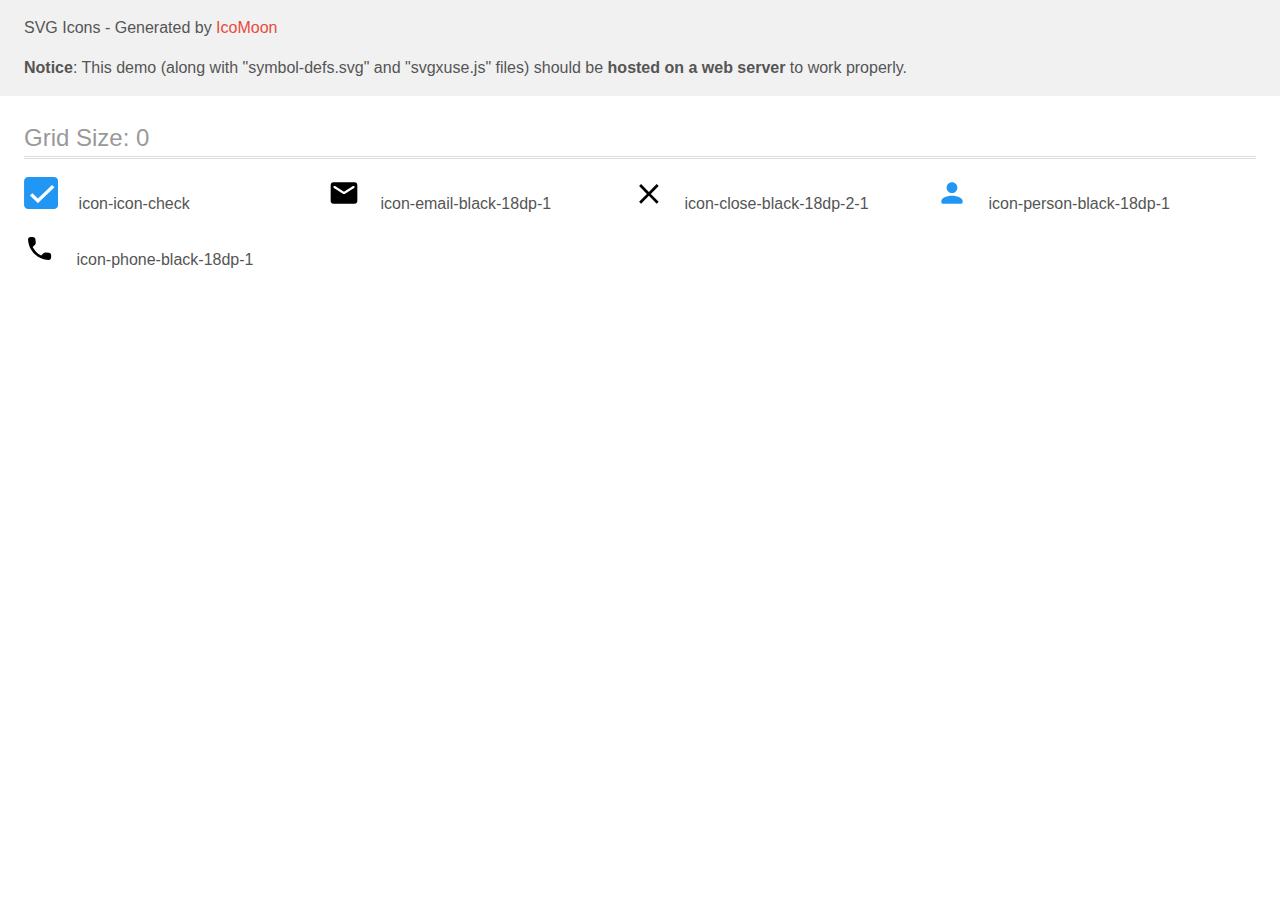
<file: images/icons.svg/icomoon-9 2/demo-external-svg.html>
<!doctype html>
<html>
<head>
    <title>IcoMoon - SVG Icons</title>
    <meta charset="utf-8">
    <meta name="viewport" content="width=device-width, initial-scale=1">
    <link rel="stylesheet" href="demo-files/demo.css">
    <link rel="stylesheet" href="style.css">
</head>
<body>
<header class="bgc1 clearfix">
<div class="mhl">
    <p>SVG Icons - Generated by <a href="https://icomoon.io/app">IcoMoon</a></p><p><strong>Notice</strong>: This demo (along with "symbol-defs.svg" and "svgxuse.js" files) should be <b>hosted on a web server</b> to work properly.</p>
</div>
</header>
    <div class="clearfix mhl ptl">
        <h1 class="mvm mtn fgc1">Grid Size: 0</h1>
        <div class="glyph fs1">
            <div class="clearfix pbs">
                <svg class="icon icon-icon-check"><use xlink:href="symbol-defs.svg#icon-icon-check"></use></svg><span class="name"> icon-icon-check</span>
            </div>
        </div>
        <div class="glyph fs1">
            <div class="clearfix pbs">
                <svg class="icon icon-email-black-18dp-1"><use xlink:href="symbol-defs.svg#icon-email-black-18dp-1"></use></svg><span class="name"> icon-email-black-18dp-1</span>
            </div>
        </div>
        <div class="glyph fs1">
            <div class="clearfix pbs">
                <svg class="icon icon-close-black-18dp-2-1"><use xlink:href="symbol-defs.svg#icon-close-black-18dp-2-1"></use></svg><span class="name"> icon-close-black-18dp-2-1</span>
            </div>
        </div>
        <div class="glyph fs1">
            <div class="clearfix pbs">
                <svg class="icon icon-person-black-18dp-1"><use xlink:href="symbol-defs.svg#icon-person-black-18dp-1"></use></svg><span class="name"> icon-person-black-18dp-1</span>
            </div>
        </div>
        <div class="glyph fs1">
            <div class="clearfix pbs">
                <svg class="icon icon-phone-black-18dp-1"><use xlink:href="symbol-defs.svg#icon-phone-black-18dp-1"></use></svg><span class="name"> icon-phone-black-18dp-1</span>
            </div>
        </div>
  </div>
<script defer src="svgxuse.js"></script>
</body>
</html>
</file>
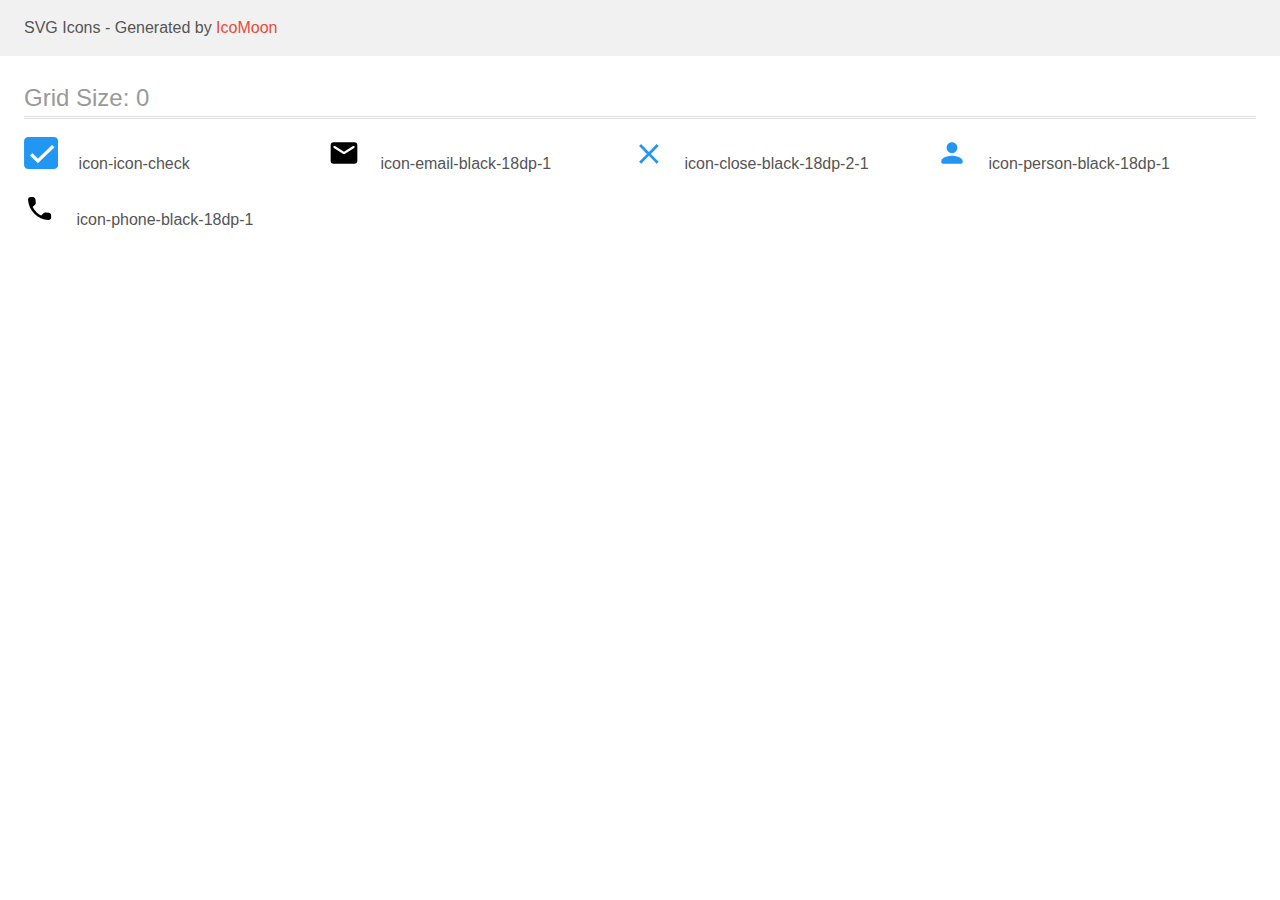
<file: images/icons.svg/icomoon-9 2/demo.html>
<!doctype html>
<html>
<head>
    <title>IcoMoon - SVG Icons</title>
    <meta charset="utf-8">
    <meta name="viewport" content="width=device-width, initial-scale=1">
    <link rel="stylesheet" href="demo-files/demo.css">
    <link rel="stylesheet" href="style.css">
</head>
<body>
<svg aria-hidden="true" style="position: absolute; width: 0; height: 0; overflow: hidden;" version="1.1" xmlns="http://www.w3.org/2000/svg" xmlns:xlink="http://www.w3.org/1999/xlink">
<defs>
<symbol id="icon-icon-check" viewBox="0 0 34 32">
<path fill="#2196f3" style="fill: var(--color1, #2196f3)" d="M4.267 0h25.6c2.356 0 4.267 1.91 4.267 4.267v23.467c0 2.356-1.91 4.267-4.267 4.267h-25.6c-2.356 0-4.267-1.91-4.267-4.267v-23.467c0-2.356 1.91-4.267 4.267-4.267z"></path>
<path fill="#fff" style="fill: var(--color2, #fff); stroke: var(--color2, #fff)" stroke="#fff" stroke-linejoin="miter" stroke-linecap="butt" stroke-miterlimit="4" stroke-width="0.4267" d="M8.442 16.537l-0.147-0.14-2.205 2.088 7.767 7.41 16.318-15.567-2.19-2.089-14.128 13.465-5.416-5.167z"></path>
</symbol>
<symbol id="icon-email-black-18dp-1" viewBox="0 0 32 32">
<path d="M26.667 5.333h-21.333c-1.467 0-2.653 1.2-2.653 2.667l-0.013 16c0 1.467 1.2 2.667 2.667 2.667h21.333c1.467 0 2.667-1.2 2.667-2.667v-16c0-1.467-1.2-2.667-2.667-2.667zM26.133 11l-9.427 5.893c-0.427 0.267-0.987 0.267-1.413 0l-9.427-5.893c-0.333-0.213-0.533-0.573-0.533-0.96 0-0.893 0.973-1.427 1.733-0.96l8.933 5.587 8.933-5.587c0.76-0.467 1.733 0.067 1.733 0.96 0 0.387-0.2 0.747-0.533 0.96z"></path>
</symbol>
<symbol id="icon-close-black-18dp-2-1" viewBox="0 0 32 32">
<path fill="#2196f3" style="fill: var(--color1, #2196f3)" d="M26.667 9.081l-1.97-1.97-7.808 7.808-7.808-7.808-1.97 1.97 7.808 7.808-7.808 7.808 1.97 1.97 7.808-7.808 7.808 7.808 1.97-1.97-7.808-7.808 7.808-7.808z"></path>
</symbol>
<symbol id="icon-person-black-18dp-1" viewBox="0 0 32 32">
<path fill="#2196f3" style="fill: var(--color1, #2196f3)" d="M16 16c2.947 0 5.333-2.387 5.333-5.333s-2.387-5.333-5.333-5.333c-2.947 0-5.333 2.387-5.333 5.333s2.387 5.333 5.333 5.333zM16 18.667c-3.56 0-10.667 1.787-10.667 5.333v1.333c0 0.733 0.6 1.333 1.333 1.333h18.667c0.733 0 1.333-0.6 1.333-1.333v-1.333c0-3.547-7.107-5.333-10.667-5.333z"></path>
</symbol>
<symbol id="icon-phone-black-18dp-1" viewBox="0 0 32 32">
<path d="M24.882 19.773l-3.268-0.373c-0.785-0.090-1.557 0.18-2.11 0.733l-2.367 2.367c-3.641-1.853-6.626-4.825-8.478-8.478l2.38-2.38c0.553-0.553 0.823-1.325 0.733-2.11l-0.373-3.242c-0.154-1.299-1.248-2.277-2.56-2.277h-2.226c-1.454 0-2.663 1.209-2.573 2.663 0.682 10.987 9.469 19.761 20.443 20.443 1.454 0.090 2.663-1.119 2.663-2.573v-2.226c0.013-1.299-0.965-2.393-2.264-2.547v0z"></path>
</symbol>
</defs>
</svg>

<header class="bgc1 clearfix">
<div class="mhl">
    <p>SVG Icons - Generated by <a href="https://icomoon.io/app">IcoMoon</a></p>
</div>
</header>
    <div class="clearfix mhl ptl">
        <h1 class="mvm mtn fgc1">Grid Size: 0</h1>
        <div class="glyph fs1">
            <div class="clearfix pbs">
                <svg class="icon icon-icon-check"><use xlink:href="#icon-icon-check"></use></svg><span class="name"> icon-icon-check</span>
            </div>
        </div>
        <div class="glyph fs1">
            <div class="clearfix pbs">
                <svg class="icon icon-email-black-18dp-1"><use xlink:href="#icon-email-black-18dp-1"></use></svg><span class="name"> icon-email-black-18dp-1</span>
            </div>
        </div>
        <div class="glyph fs1">
            <div class="clearfix pbs">
                <svg class="icon icon-close-black-18dp-2-1"><use xlink:href="#icon-close-black-18dp-2-1"></use></svg><span class="name"> icon-close-black-18dp-2-1</span>
            </div>
        </div>
        <div class="glyph fs1">
            <div class="clearfix pbs">
                <svg class="icon icon-person-black-18dp-1"><use xlink:href="#icon-person-black-18dp-1"></use></svg><span class="name"> icon-person-black-18dp-1</span>
            </div>
        </div>
        <div class="glyph fs1">
            <div class="clearfix pbs">
                <svg class="icon icon-phone-black-18dp-1"><use xlink:href="#icon-phone-black-18dp-1"></use></svg><span class="name"> icon-phone-black-18dp-1</span>
            </div>
        </div>
  </div>
<script defer src="svgxuse.js"></script>
</body>
</html>
</file>
<file: css/styles.css>
:root {
  --main-font: 'Roboto', sans-serif;
  --secondary-font: 'Raleway', sans-serif;
  --accent-color: #e5e5e5;
  --primary-text-color: #212121;
  --secondary-text-color: #757575;
  --third-text-color: #ffffff;
  --title-text-color: #2196f3;
  --secondary-background-color: #2f303a;
  --third-background-color: #f5f4fa;
  --fill-color: #afb1b8;
}
.list {
  list-style: none;
}
.link {
  text-decoration: none;
  transition: color 250ms cubic-bezier(0.4, 0, 0.2, 1);
}

.body {
  font-family: var(--main-font);
  font-weight: 500;
  color: var(--primary-background-color);
  background-color: var(--accent-color);
}
h1,
h2,
h3,
p {
  margin: 0;
}
.img {
  display: block;
  max-width: 100%;
  height: auto;
}

ul {
  list-style: none;
  padding: 0;
  margin: 0;
}

/*=============HEADER=============*/

.container {
  width: 1200px;
  padding-right: 15px;
  padding-left: 15px;
  margin: 0 auto;
}
.section {
  padding-top: 94px;
  padding-bottom: 94px;
}

.header {
  display: flex;
  align-items: center;
  width: 100%;
  min-height: 80px;
  border-bottom: 1px solid #ececec;
}

.header-container {
  display: flex;
  align-items: center;
}

.navigation {
  display: flex;
}

.menu {
  display: flex;
  margin-left: 93px;
}
.contacts-header {
  display: flex;
  margin-left: auto;
}
.contacts-item {
  display: flex;
  align-items: center;
  justify-content: center;
  margin-left: auto;
}

.logo {
  font-family: 'Raleway', sans-serif;
  font-weight: 700;
  font-size: 26px;
  line-height: 1.19;
  letter-spacing: 0.03em;
  color: var(--primary-text-color);
}
.web-logo {
  color: var(--title-text-color);
}
.menu-item:not(:last-child) {
  margin-right: 50px;
}
.contacts-item:not(:last-child) {
  margin-right: 50px;
}

.menu-link {
  font-family: var(--main-font);
  font-weight: 500;
  font-size: 14px;
  line-height: 1.14;
  letter-spacing: 0.02em;
  padding-top: 32px;
  padding-bottom: 32px;
}
.menu-link.menu-link-black {
  color: var(--primary-text-color);
}

.menu-link:hover,
.menu-link:focus {
  color: var(--title-text-color);
}

.mail-link:active {
  color: var(--title-text-color);
}

.mail-link:hover,
.mail-link:focus {
  color: var(--title-text-color);
}

.tel-link:hover {
  color: var(--title-text-color);
}

.mail-link {
  margin-left: auto;
  font-family: var(--main-font);
  font-weight: 500;
  font-size: 14px;
  line-height: 1.14;
  letter-spacing: 0.02em;
  padding-top: 32px;
  padding-bottom: 32px;
  align-items: center;
  display: block;
  display: flex;
  color: var(--secondary-text-color);
}
.tel-link {
  font-family: var(--main-font);
  font-weight: 500;
  font-size: 14px;
  line-height: 1.14;
  letter-spacing: 0.02em;
  padding-top: 32px;
  padding-bottom: 32px;
  align-items: center;
  display: block;
  display: flex;
  color: var(--secondary-text-color);
}
.mail-link-item {
  width: 16px;
  height: 12px;
  margin-right: 10px;
  fill: currentColor;
  align-items: center;
}
.mail-link-item:hover,
.mail-link-item:focus {
  color: var(--title-text-color);
  fill: var(--title-text-color);
}

.tel-link-item {
  width: 10px;
  height: 16px;
  margin-right: 10px;
  fill: currentColor;
  align-items: center;
}
.tel-link-item:hover,
.tel-link-item:focus {
  color: var(--title-text-color);
  fill: var(--title-text-color);
}

.act.link {
  position: relative;

  color: var(--title-text-color);
}

.act.link::after {
  content: '';

  position: absolute;
  left: 0;
  bottom: -6px;

  display: block;
  width: 100%;
  height: 4px;
  border-radius: 2px;
  background-color: var(--title-text-color);
}

.site-nav .link:hover,
.site-nav .link:focus {
  color: var(--accent-color);
}

/*=============END HEADER=============*/

/*=============HERO=============*/

.hero {
  text-align: center;
  font-family: var(--main-font);
  font-weight: 900;
  height: 600px;
  font-size: 44px;
  line-height: 1.36;
  letter-spacing: 0.06em;
  margin-left: auto;
  margin-right: auto;
  color: var(--third-text-color);
  background-color: var(--secondary-background-color);
}
.main-section {
  max-width: 1600px;
  height: 600px;
  text-transform: uppercase;
  background-size: cover;
  background-repeat: no-repeat;
  background-position: center;
  background-image: linear-gradient(rgba(47, 48, 58, 0.4), rgba(47, 48, 58, 0.2)),
    url('../images/img-18-2.jpg');
}

.title {
  text-align: center;
  font-family: var(--main-font);
  font-weight: 900;
  font-size: 44px;
  line-height: 1.36;
  letter-spacing: 0.06em;
  text-transform: uppercase;
  width: 696px;
  margin: 0 auto;
  margin-bottom: 30px;

  color: var(--third-text-color);
}

.hero-container {
  background-size: cover;
  padding-top: 200px;
  padding-bottom: 200px;
}

.menu-item:hover,
.menu-item:focus {
  text-decoration: none;
  list-style: none;
}
.menu.link.current {
  color: var(--title-text-color);
}

.modal-btn {
  font-family: var(--main-font);
  width: 200px;
  height: 50px;
  font-weight: 700;
  font-size: 16px;
  line-height: 1.87;
  letter-spacing: 0.06em;
  cursor: pointer;
  text-align: center;
  border: 0;
  border-radius: 4px;
  color: var(--third-text-color);
  background-color: var(--title-text-color);
  box-shadow: 0px 4px 4px rgba(0, 0, 0, 0.15);
  border-radius: 4px;
  transition: color 250ms cubic-bezier(0.4, 0, 0.2, 1),
    background-color 250ms cubic-bezier(0.4, 0, 0.2, 1);
}
.modal-btn:hover,
.modal-btn:focus {
  color: var(--third-text-color);
  background-color: var(--title-text-color);
}

/*===========MODAL WINDOW=============*/

.backdrop {
  position: fixed;
  top: 0;
  left: 0;
  width: 100%;
  height: 100%;

  z-index: 1;

  opacity: 1;

  transition: opacity 250ms cubic-bezier(0.4, 0, 0.2, 1);

  background-color: rgba(0, 0, 0, 0.2);
}

.is-hidden {
  opacity: 0;
  pointer-events: none;
}

.backdrop.is-hidden .modal {
  transform: translate(-50%, -50%) scale(0.6);
}

.modal {
  position: absolute;
  top: 50%;
  left: 50%;
  transform: translate(-50%, -50%) scale(1);

  transition: transform 250ms cubic-bezier(0.4, 0, 0.2, 1);

  width: 530px;
  height: 580px;
  padding: 40px;
  background-color: var(--third-text-color);
  box-shadow: 0px 1px 3px rgba(0, 0, 0, 0.12), 0px 1px 1px rgba(0, 0, 0, 0.14),
    0px 2px 1px rgba(0, 0, 0, 0.2);
  border-radius: 4px;
}

.close-btn:hover,
.close-btn:focus {
  border: 1px solid var(--title-text-color);

  fill: var(--title-text-color);
  color: var(--title-text-color);
}

.close-btn {
  position: absolute;
  top: 8px;
  right: 8px;
  width: 30px;
  height: 30px;
  color: #000000;

  display: flex;
  justify-content: center;
  align-items: center;

  cursor: pointer;
  transition: color 250ms cubic-bezier(0.4, 0, 0.2, 1), color 250ms cubic-bezier(0.4, 0, 0.2, 1);

  background-color: var(--third-text-color);
  border: 1px solid rgba(0, 0, 0, 0.1);

  border-radius: 15px;
}
.modal-svg {
  fill: currentColor;
}

/*=============FORM=============*/
.form-field {
  position: relative;
  display: flex;
  flex-direction: column;

  margin-bottom: 10px;
}

.form-text {
  display: inline-block;
  text-align: center;

  font-size: 20px;
  line-height: 1.15;
  color: var(--primary-text-color);

  font-family: Roboto;
  font-style: normal;
  font-weight: bold;

  letter-spacing: 0.03em;
  margin-bottom: 12px;
}

.form-label {
  /* position: absolute;
  top: 0;
  left: 0; */
  margin-bottom: 4px;

  font-size: 12px;
  line-height: 1.17;
  color: var(--secondary-text-color);

  letter-spacing: 0.01em;
}
.form-input {
  padding-left: 42px;
  height: 40px;

  transition: border 250ms cubic-bezier(0.4, 0, 0.2, 1), color 250ms cubic-bezier(0.4, 0, 0.2, 1);

  border: 1px solid rgba(33, 33, 33, 0.2);
  box-sizing: border-box;
  border-radius: 4px;
}

.form-input:focus,
.form-input:hover,
.form-textarea:hover,
.form-textarea:focus {
  border: 1px solid var(--title-text-color);
}

.form-input:focus + .form-icon,
.form-input:hover + .form-icon {
  color: var(--title-text-color);
  fill: currentColor;
}

.form-icon {
  position: absolute;
  top: 38px;
  left: 12px;

  pointer-events: none;

  transition: fill 250ms cubic-bezier(0.4, 0, 0.2, 1);

  transform: translateY(-50%);

  fill: var(--primary-text-color);
}

.form-textarea {
  resize: none;

  padding: 12px 16px;

  height: 120px;

  transition: border 250ms cubic-bezier(0.4, 0, 0.2, 1);

  border: 1px solid rgba(33, 33, 33, 0.2);
  box-sizing: border-box;
  border-radius: 4px;
}

/* .form .form-field:last-child {
  margin-bottom: 30px;
} */

.form-link {
  margin-left: 5px;
  font-size: 14px;
  line-height: 1.71;

  letter-spacing: 0.03em;
  text-decoration-line: underline;

  color: var(--title-text-color);
}

.form-checkbox-label {
  display: flex;
  align-items: center;
  justify-content: center;

  margin-bottom: 20px;

  font-weight: normal;
  font-size: 14px;
  line-height: 1.71;
  letter-spacing: 0.03em;

  color: var(--secondary-text-color);
}

.window-btn {
  display: block;
  margin-left: auto;
  margin-right: auto;
  padding-bottom: 10px;
  padding-left: 32px;
  padding-right: 32px;
  padding-top: 10px;
  box-shadow: 0px 4px 4px rgba(0, 0, 0, 0.15);
  border-radius: 4px;
}

.form-checkbox {
  position: absolute;
}

.form-checkbox:focus + .checkbox,
.form-checkbox:hover + .checkbox {
  fill: var(--title-text-color);
}

.form-checkbox:checked + .checkbox {
  border-radius: 2px;

  fill: var(--title-text-color);

  background-color: var(--title-text-color);
  background-image: url('../images/icons.svg/icomoon-10/SVG/icon-check.svg');
  background-size: contain;
}

.checkbox {
  margin-right: 7px;
  width: 16px;
  height: 15px;
  transition: background-color 250ms cubic-bezier(0.4, 0, 0.2, 1),
    fill 250ms cubic-bezier(0.4, 0, 0.2, 1);
}

/*===========END OF MODAL WINDOW=============*/
/*=============END OF HERO=============*/
/*=============FEATURES=============*/
.features {
  padding-top: 94px;
}
.container {
  margin-left: auto;
  margin-right: auto;
  width: 1200px;
  padding-left: 15px;
  padding-right: 15px;
  text-align: center;
}
.visually-hidden {
  position: absolute;
  width: 1px;
  height: 1px;
  margin: -1px;
  overflow: hidden;
  border: 0;
  clip: rect(0, 0, 0, 0);
}

.features-item {
  display: flex;
  align-items: center;
  list-style: none;
  padding-inline-start: 0;
}

.advantages {
  max-width: 270px;
  display: list-item;
  text-align: var(--primary-text-color);
}

.advantages:not(:last-child) {
  margin-right: 30px;
}
.advantages-list {
  display: flex;
  height: 120px;
  margin-bottom: 30px;
  align-items: center;
  justify-content: center;
  background-color: var(--third-background-color);
}
.advantages-icon {
  width: 70px;
  height: 70px;
}


.features-item .advantages-item {
  font-family: var(--main-font);
  font-weight: 700;
  font-size: 14px;
  line-height: 1.14;
  padding-bottom: 10px;
  letter-spacing: 0.03em;
  text-transform: uppercase;
  text-align: left;
  color: var(--primary-text-color);
}
.advantages-item-text {
  font-family: var(--main-font);
  font-size: 14px;
  line-height: 1.71;
  letter-spacing: 0.03em;
  margin-bottom: 4px;
  text-align: left;

  color: var(--secondary-text-color);
}
/*=============END FEATURES=============*/
/*=============EXAMPLES=============*/
.examples {
  align-items: center;
  padding-bottom: 94px;
}

.examples-item {
  display: flex;
  flex-direction: row;
  align-items: center;
  justify-content: space-between;
}
.examples-picture:not(:last-child) {
  margin-right: 30px;
}

.examples-item-title {
  font-family: var(--main-font);
  font-weight: 700;
  font-size: 36px;
  line-height: 1.17;
  text-align: center;
  letter-spacing: 0.03em;
  margin-bottom: 50px;

  color: var(--primary-text-color);
}
.examples-picture {
  flex-basis: 370px;
}
.examples-thumb {
  position: relative;
  display: flex;
  justify-content: center;
}
.examples-description {
  position: absolute;
  bottom: 0;
  left: 0;

  display: flex;
  justify-content: center;
  align-items: center;
  height: 70px;
  width: 100%;
  background-color: rgba(47, 48, 58, 0.8);
  font-family: var(--main-font);
  font-style: normal;
  font-weight: bold;
  color: var(--third-text-color);

  font-size: 14px;
  line-height: 1.143;
  text-align: center;
  letter-spacing: 0.03em;
  text-transform: uppercase;
}
/*============END EXAMPLES=============*/
/*============TEAM=============*/
.team {
  background: var(--third-background-color);
}
.container.img {
  width: 1200px;
  padding-right: 15px;
  padding-left: 15px;
  margin: 0 auto;
}
.team-item {
  display: flex;
  flex-direction: row;
  align-items: center;
  justify-content: space-between;
}
.team-item.list {
  margin: -15px;
}

.img-title {
  margin-bottom: 10px;
  text-align: center;
}
.img-subtitle {
  text-align: center;
}

.team-picture {
  flex-basis: calc(100% / 4 - 30px);
  margin: 15px;
  box-shadow: 0px 1px 3px rgba(0, 0, 0, 0.12), 0px 1px 1px rgba(0, 0, 0, 0.14),
    0px 2px 1px rgba(0, 0, 0, 0.2);
  background: var(--third-text-color);
  border-radius: 0px 0px 4px 4px;
}

/*.team-picture:first-child {
  margin-left: 0px;
}
.team-picture:not(:last-child) {
  margin-right: 30px;
}*/

.team-item-title {
  margin-bottom: 50px;
  font-family: var(--main-font);
  font-weight: 700;
  font-size: 36px;
  line-height: 1.17;
  text-align: center;
  letter-spacing: 0.03em;

  color: var(--primary-text-color);
}
.examples-picture {
  display: flex;
  justify-content: center;
}

.container.img {
  background: var(--third-background-color);
}
.soc-icon {
  margin-right: 10px;
  display: block;
}
.team-card-description {
  padding-top: 30px;
  padding-bottom: 30px;
  padding-left: 32px;
  padding-right: 32px;
}
.soc-list {
  display: flex;
  padding: 0;
}
.soc-icon {
  margin-right: 10px;
  cursor: pointer;
}
.soc-icon:last-child {
  margin-right: 0;
}
.list {
  list-style: none;
  padding-inline-start: 0px;
  display: flex;
  justify-content: center;
}
.link.soc-link {
  display: flex;
  padding: 0;
  width: 44px;
  height: 44px;
  justify-content: center;
  align-items: center;
  border-radius: 50%;
  color: var(--fill-color);
}
.soc-list .link.soc-link {
  transition: fill 250ms cubic-bezier(0.4, 0, 0.2, 1), color 250ms cubic-bezier(0.4, 0, 0.2, 1);
}

.icon-svg {
  width: 20px;
  height: 20px;
  display: block;
  cursor: pointer;
  fill: currentColor;
}

.img-title {
  font-family: var(--main-font);
  font-weight: 500;
  font-size: 16px;
  line-height: 1.19;
  text-align: center;
  letter-spacing: 0.03em;
  margin-top: 0;
  color: var(--primary-text-color);
}

.img-subtitle {
  font-family: var(--main-font);
  font-size: 16px;
  line-height: 1.19;
  text-align: center;
  letter-spacing: 0.03em;
  margin-bottom: 10px;
  color: var(--secondary-text-color);
  display: block;
}
.soc-link:hover,
.soc-link:focus {
  background-color: var(--title-text-color);
  color: var(--third-text-color);
}

/*============END TEAM=============*/
/*============OUR CLIENTS==========*/
.section {
  display: block;
}
.container {
  text-align: center;
}

.title-cl {
  font-size: 36px;
  font-style: normal;
  font-weight: 700;
  line-height: 1.17;
  letter-spacing: 0.03 em;
  text-align: center;
  color: var(--primary-text-color);
}
.clients-title {
  margin-bottom: 50px;
}
.list {
  list-style: none;
  padding-inline-start: 0;
  justify-content: center;
  display: flex;
}
.clients-list {
  margin: 0;
  padding: 0;
}
.clients-picture {
  display: flex;
  margin-right: 30px;
}
.clients-picture:last-child {
  margin-right: 0;
}

.link {
  text-decoration: none;
  border-radius: 4px;
}
.clients-link {
  display: flex;
  width: 170px;
  height: 92px;
  color: var(--secondary-text-color);
  border-radius: 4 px;
  border: 1px solid var(--fill-color);
  align-items: center;
  justify-content: center;
  fill: var(--fill-color);
}
.perm-clients {
  width: 106px;
  height: 60px;
}

.link.clients-link:hover,
.link.clients-link:focus {
  border: 1px solid var(--title-text-color);
  border-radius: 4px;
  fill: var(--title-text-color);
  color: var(--title-text-color);
}
.link.clients-link {
  transition: border 250ms cubic-bezier(0.4, 0, 0.2, 1), fill 250ms cubic-bezier(0.4, 0, 0.2, 1);
}

/*============END OUR CLIENTS==========*/
/*============FOOTER=============*/

.footer {
  padding-top: 60px;
  padding-bottom: 60px;
  display: block;

  background-color: var(--secondary-background-color);
}
.block-footer {
  display: flex;
  align-items: baseline;
  text-align: center;
}
.contacts-block {
  margin-right: 70px;
  text-align: left;
}
.footer-add {
  align-items: baseline;
  text-align: left;
  display: block;
}
.footer-invite {
  display: block;
  font-family: var(--main-font);
  margin-bottom: 20px;
  font-weight: 700;
  font-size: 14px;
  line-height: 1.14;
  letter-spacing: 0.03em;
  text-transform: uppercase;
  color: var(--third-text-color);
}
.footer-soc-list {
  padding: 0;
  display: flex;
}

.footer-soc-icon {
  justify-content: center;
}
.footer-link {
  display: flex;
  margin-right: 10px;
  padding: 0;
  width: 44px;
  height: 44px;
  border-radius: 22px;
  justify-content: center;
  align-items: center;
  background-color: rgba(255, 255, 255, 0.1);
  cursor: pointer;
  transition: background-color 250ms cubic-bezier(0.4, 0, 0.2, 1);
}

.footer-icon-svg {
  width: 20px;
  height: 20px;
  display: block;
  cursor: pointer;
  fill: var(--third-text-color);
  overflow: hidden;
}

.footer-soc-list {
  padding: 0;
  display: flex;
}

.desk-address {
  margin-top: 20px;
  margin-bottom: 9px;
  flex-direction: column;
}
.contacts {
  margin-right: auto;
  flex-direction: column;
  text-align: left;
}

.desk-mail {
  margin-bottom: 9px;
}
.desk-mail:not(:last-child) {
  margin-bottom: 9px;
}

.desk-tel {
  margin-bottom: 9px;
}

.logo-footer {
  font-family: var(--secondary-font);
  font-weight: 700;
  font-size: 26px;
  line-height: 1.19;
  letter-spacing: 0.03em;
  display: block;
  margin-bottom: 20px;
  color: var(--third-text-color);
}
.web-logo-footer {
  color: var(--title-text-color);
}
.desk-address {
  font-family: var(--main-font);
  font-size: 14px;
  line-height: 1.71;
  letter-spacing: 0.03em;
  cursor: pointer;
  color: var(--third-text-color);
  font-style: normal;
  white-space: pre;
}
.contacts-mail {
  font-family: var(--main-font);
  font-size: 14px;
  line-height: 1.71;
  letter-spacing: 0.03em;

  color: rgba(255, 255, 255, 0.6);
  font-style: normal;
}

.contacts-tel {
  font-family: var(--main-font);
  font-size: 14px;
  line-height: 1.71;
  letter-spacing: 0.03em;

  color: rgba(255, 255, 255, 0.6);
  font-style: normal;
}
.link.footer-link {
  background-color: rgba(255, 255, 255, 0.1);
  fill: var(--third-text-color);
}

.link.footer-link:hover,
.link.footer-link:focus {
  background-color: var(--title-text-color);
}
/*============FORM SIGNUP============= */


.signup-label {
  margin-right: 12px;
  margin-left: 93px;
}

.signup-title {
  display: flex;
  justify-content: left;
  margin-left: 93px;
}
.signup-email {
  padding: 15px 16px;

  height: 50px;
  width: 358px;

  background-color: transparent;
  border: 1px solid rgba(255, 255, 255, 0.3);
  box-sizing: border-box;
  filter: drop-shadow(0px 4px 4px rgba(0, 0, 0, 0.15));
  border-radius: 4px;

  color: var(--third-text-color);
}

/* .signup-email:hover,
.signup-email:focus {
}
 */

.footer-form {
  display: flex;
}

.signup-btn:focus,
.signup-btn:hover {
  color: var(--third-text-color);
}

.signup-btn {
  padding: 10px 27px;
  font-weight: 700;
  font-size: 16px;
  line-height: 1.87;

  display: flex;
  align-items: center;
  text-align: center;
  letter-spacing: 0.06em;

  color: var(--third-text-color);
}

.signup-btn-text {
  margin-right: 10px;
}

.signup-svg {
  fill: var(--third-text-color);
}
.signup-icon {
  border: none;
}
/*============END FOOTER=============*/

/*============CONTENT OF PAGE PORTFOLIO=============*/
.content-item {
  display: flex;
  margin-bottom: 50px;
  justify-content: center;
}
.modal-btn-item {
  margin-right: 8px;
  border-radius: 4px;
}
.modal-btn-port-blue {
  padding: 6px 22px;
}

.modal-btn-port {
  margin-right: 8px;
  padding: 6px 22px;
}
.modal-btn-port:not(:last-child) {
  margin-right: 8px;
}
.modal-btn-item:not(:first-child) {
  margin-left: 8px;
}

.menu-link-blue-port {
  font-family: var(--main-font);
  font-weight: 500;
  font-size: 14px;
  line-height: 1.14;
  letter-spacing: 0.02em;
  color: var(--primary-text-color);
}

.hiden {
  display: none;
}

.modal-btn-port-blue {
  font-family: var(--main-font);
  font-weight: 500;
  font-size: 16px;
  line-height: 1.62;
  text-align: center;
  letter-spacing: 0.03em;
  border-radius: 4px;
  border: 0;
  color: var(--third-text-color);
  background-color: var(--title-text-color);
  cursor: pointer;
  box-shadow: 0px 3px 1px rgba(0, 0, 0, 0.1), 0px 1px 2px rgba(0, 0, 0, 0.08),
    0px 2px 2px rgba(0, 0, 0, 0.12);
}
.modal-btn-port {
  font-family: var(--main-font);
  font-weight: 500;
  font-size: 16px;
  line-height: 1.62;
  text-align: center;
  letter-spacing: 0.03em;
  border-radius: 4px;
  border: 0;
  color: var(--primary-text-color);
  background-color: var(--third-background-color);
  transition: color 250ms cubic-bezier(0.4, 0, 0.2, 1),
    background-color 250ms cubic-bezier(0.4, 0, 0.2, 1),
    box-shadow 250ms cubic-bezier(0.4, 0, 0.2, 1);
}

.modal-btn-port-blue:hover,
.modal-btn-port-blue:focus {
  background-color: var(--title-text-color);
  box-shadow: 0px 3px 1px rgba(0, 0, 0, 0.1), 0px 1px 2px rgba(0, 0, 0, 0.08),
    0px 2px 2px rgba(0, 0, 0, 0.12);
}
.modal-btn-port:hover,
.modal-btn-port:focus {
  color: var(--third-text-color);
  background-color: var(--title-text-color);
  box-shadow: 0px 3px 1px rgba(0, 0, 0, 0.1), 0px 1px 2px rgba(0, 0, 0, 0.08),
    0px 2px 2px rgba(0, 0, 0, 0.12);
}

/*============END CONTENT OF PAGE PORTFOLIO=============*/

/*============GALLERY OF WORKS=============*/
.team-project {
  padding: 20px 24px;
  border: 1px solid var(--third-background-color);
  border-top: none;
}

.gallery {
  display: flex;
  flex-wrap: wrap;
  list-style: none;
  margin-top: -30px;
  margin-left: -30px;
}

.gallery-picture {
  flex-basis: 370px;
  margin-top: 30px;
  margin-left: 30px;
}
.gallery-picture:hover,
.gallery-picture:focus {
  box-shadow: 0px 1px 1px rgba(0, 0, 0, 0.12), 0px 4px 4px rgba(0, 0, 0, 0.06),
    1px 4px 6px rgba(0, 0, 0, 0.16);
}

.img-headline {
  font-family: var(--main-font);
  font-weight: 700;
  font-size: 18px;
  line-height: 2;
  letter-spacing: 0.06em;
  text-align: left;
  color: var(--primary-text-color);
  text-decoration: none;
  margin-bottom: 4px;
}
.img-headline-subtitle {
  font-family: var(--main-font);
  font-size: 16px;
  line-height: 1.87;
  letter-spacing: 0.03em;
  text-align: left;
  color: var(--secondary-text-color);
  text-decoration: none;
}
.photo-img {
  display: block;
}
.link.photo-link {
  transition: box-shadow 250ms cubic-bezier(0.4, 0, 0.2, 1);
}
.link.photo-link:hover,
.link.photo-link:focus {
  transform: translateY(0);

  display: block;
  background: var(--third-text-color);

  box-sizing: border-box;
  box-shadow: 0px 1px 1px rgba(0, 0, 0, 0.12), 0px 4px 4px rgba(0, 0, 0, 0.06),
    1px 4px 6px rgba(0, 0, 0, 0.16);
}

.photo {
  position: relative;
  overflow: hidden;
}
.photo-overlay {
  position: absolute;
  top: 0;
  left: 0;
  transform: translateY(101%);
  transition: transform 250ms cubic-bezier(0.4, 0, 0.2, 1);

  display: flex;
  align-items: center;
  height: 100%;
  width: 100%;
  background-color: var(--title-text-color);

  color: var(--third-text-color);
  font-weight: 400;
  font-size: 18px;
  line-height: 1.555;
  letter-spacing: 0.03em;
}

.photo-link:hover .photo-overlay,
.photo-link:focus .photo-overlay {
  transform: translateY(0);
}

.overlay-text {
  text-align: left;
  padding-right: 24px;
  padding-left: 24px;
}
/*===========END OF GALLERY OF WORKS=============*/
</file>
<file: images/icomoon-6/demo-files/demo.css>
body {
  padding: 0;
  margin: 0;
  font-family: sans-serif;
  font-size: 1em;
  line-height: 1.5;
  color: #555;
  background: #fff;
}
h1 {
  font-size: 1.5em;
  font-weight: normal;
  box-shadow: 0 1px #ddd, 0 2px #fff, 0 3px #ddd;
}
small {
  font-size: .66666667em;
}
a {
  color: #e74c3c;
  text-decoration: none;
}
a:hover, a:focus {
  box-shadow: 0 1px #e74c3c;
}
.bshadow0, input {
  box-shadow: inset 0 -2px #e7e7e7;
}
input:hover {
  box-shadow: inset 0 -2px #ccc;
}
input, fieldset {
  font-size: 1em;
  margin: 0;
  padding: 0;
  border: 0;
}
input {
  color: inherit;
  line-height: 1.5;
  height: 1.5em;
  padding: .25em 0;
}
input:focus {
  outline: none;
  box-shadow: inset 0 -2px #449fdb;
}
.glyph {
  font-size: 16px;
  margin-right: 1.5em;
  float: left;
  width: 17em;
}
svg {
  color: #000;
}
.liga {
  width: 80%;
  width: calc(100% - 2.5em);
}
.talign-right {
  text-align: right;
}
.talign-center {
  text-align: center;
}
.bgc1 {
  background: #f1f1f1;
}
.fgc0 {
  color: #000;
}
.fgc1 {
  color: #999;
}
p {
  margin-top: 1em;
  margin-bottom: 1em;
}
.mvm {
  margin-top: .75em;
  margin-bottom: .75em;
}
.mtn {
  margin-top: 0;
}
.mtl, .mal {
  margin-top: 1.5em;
}
.mbl, .mal {
  margin-bottom: 1.5em;
}
.mal, .mhl {
  margin-left: 1.5em;
  margin-right: 1.5em;
}
.mhmm {
  margin-left: 1em;
  margin-right: 1em;
}
.ptl {
  padding-top: 1.5em;
}
.pbs, .pvs {
  padding-bottom: .25em;
}
.pvs, .pts {
  padding-top: .25em;
}
.unit {
  float: left;
}
.unitRight {
  float: right;
}
.size1of2 {
  width: 50%;
}
.size1of1 {
  width: 100%;
}
.clearfix:before, .clearfix:after {
  content: " ";
  display: table;
}
.clearfix:after {
  clear: both;
}
.hidden-true {
  display: none;
}
.textbox0 {
  width: 3em;
  background: #f1f1f1;
  padding: .25em .5em;
  line-height: 1.5;
  height: 1.5em;
}
.fs0 {
  font-size: 16px;
}
.fs1 {
  font-size: 32px;
}
.name {
  margin-left: .25em;
}
</file>
<file: images/icomoon-6/style.css>
.icon {
  display: inline-block;
  width: 1em;
  height: 1em;
  stroke-width: 0;
  stroke: currentColor;
  fill: currentColor;
}

/* ==========================================
Single-colored icons can be modified like so:
.icon-name {
  font-size: 32px;
  color: red;
}
========================================== */

.icon-Logo-2 {
  width: 1.7666015625em;
}

.icon-Logo-3 {
  width: 1.7666015625em;
}

.icon-Logo-4 {
  width: 1.7666015625em;
}

.icon-Logo-5 {
  width: 1.7666015625em;
}

.icon-Logo-6 {
  width: 1.7666015625em;
}

.icon-Logo {
  width: 1.7666015625em;
}
</file>
<file: images/icomoon-7/demo-files/demo.css>
body {
  padding: 0;
  margin: 0;
  font-family: sans-serif;
  font-size: 1em;
  line-height: 1.5;
  color: #555;
  background: #fff;
}
h1 {
  font-size: 1.5em;
  font-weight: normal;
  box-shadow: 0 1px #ddd, 0 2px #fff, 0 3px #ddd;
}
small {
  font-size: .66666667em;
}
a {
  color: #e74c3c;
  text-decoration: none;
}
a:hover, a:focus {
  box-shadow: 0 1px #e74c3c;
}
.bshadow0, input {
  box-shadow: inset 0 -2px #e7e7e7;
}
input:hover {
  box-shadow: inset 0 -2px #ccc;
}
input, fieldset {
  font-size: 1em;
  margin: 0;
  padding: 0;
  border: 0;
}
input {
  color: inherit;
  line-height: 1.5;
  height: 1.5em;
  padding: .25em 0;
}
input:focus {
  outline: none;
  box-shadow: inset 0 -2px #449fdb;
}
.glyph {
  font-size: 16px;
  margin-right: 1.5em;
  float: left;
  width: 17em;
}
svg {
  color: #000;
}
.liga {
  width: 80%;
  width: calc(100% - 2.5em);
}
.talign-right {
  text-align: right;
}
.talign-center {
  text-align: center;
}
.bgc1 {
  background: #f1f1f1;
}
.fgc0 {
  color: #000;
}
.fgc1 {
  color: #999;
}
p {
  margin-top: 1em;
  margin-bottom: 1em;
}
.mvm {
  margin-top: .75em;
  margin-bottom: .75em;
}
.mtn {
  margin-top: 0;
}
.mtl, .mal {
  margin-top: 1.5em;
}
.mbl, .mal {
  margin-bottom: 1.5em;
}
.mal, .mhl {
  margin-left: 1.5em;
  margin-right: 1.5em;
}
.mhmm {
  margin-left: 1em;
  margin-right: 1em;
}
.ptl {
  padding-top: 1.5em;
}
.pbs, .pvs {
  padding-bottom: .25em;
}
.pvs, .pts {
  padding-top: .25em;
}
.unit {
  float: left;
}
.unitRight {
  float: right;
}
.size1of2 {
  width: 50%;
}
.size1of1 {
  width: 100%;
}
.clearfix:before, .clearfix:after {
  content: " ";
  display: table;
}
.clearfix:after {
  clear: both;
}
.hidden-true {
  display: none;
}
.textbox0 {
  width: 3em;
  background: #f1f1f1;
  padding: .25em .5em;
  line-height: 1.5;
  height: 1.5em;
}
.fs0 {
  font-size: 16px;
}
.fs1 {
  font-size: 32px;
}
.name {
  margin-left: .25em;
}
</file>
<file: images/icomoon-7/style.css>
.icon {
  display: inline-block;
  width: 1em;
  height: 1em;
  stroke-width: 0;
  stroke: currentColor;
  fill: currentColor;
}

/* ==========================================
Single-colored icons can be modified like so:
.icon-name {
  font-size: 32px;
  color: red;
}
========================================== */
</file>
<file: images/icomoon-8/demo-files/demo.css>
body {
  padding: 0;
  margin: 0;
  font-family: sans-serif;
  font-size: 1em;
  line-height: 1.5;
  color: #555;
  background: #fff;
}
h1 {
  font-size: 1.5em;
  font-weight: normal;
  box-shadow: 0 1px #ddd, 0 2px #fff, 0 3px #ddd;
}
small {
  font-size: .66666667em;
}
a {
  color: #e74c3c;
  text-decoration: none;
}
a:hover, a:focus {
  box-shadow: 0 1px #e74c3c;
}
.bshadow0, input {
  box-shadow: inset 0 -2px #e7e7e7;
}
input:hover {
  box-shadow: inset 0 -2px #ccc;
}
input, fieldset {
  font-size: 1em;
  margin: 0;
  padding: 0;
  border: 0;
}
input {
  color: inherit;
  line-height: 1.5;
  height: 1.5em;
  padding: .25em 0;
}
input:focus {
  outline: none;
  box-shadow: inset 0 -2px #449fdb;
}
.glyph {
  font-size: 16px;
  margin-right: 1.5em;
  float: left;
  width: 17em;
}
svg {
  color: #000;
}
.liga {
  width: 80%;
  width: calc(100% - 2.5em);
}
.talign-right {
  text-align: right;
}
.talign-center {
  text-align: center;
}
.bgc1 {
  background: #f1f1f1;
}
.fgc0 {
  color: #000;
}
.fgc1 {
  color: #999;
}
p {
  margin-top: 1em;
  margin-bottom: 1em;
}
.mvm {
  margin-top: .75em;
  margin-bottom: .75em;
}
.mtn {
  margin-top: 0;
}
.mtl, .mal {
  margin-top: 1.5em;
}
.mbl, .mal {
  margin-bottom: 1.5em;
}
.mal, .mhl {
  margin-left: 1.5em;
  margin-right: 1.5em;
}
.mhmm {
  margin-left: 1em;
  margin-right: 1em;
}
.ptl {
  padding-top: 1.5em;
}
.pbs, .pvs {
  padding-bottom: .25em;
}
.pvs, .pts {
  padding-top: .25em;
}
.unit {
  float: left;
}
.unitRight {
  float: right;
}
.size1of2 {
  width: 50%;
}
.size1of1 {
  width: 100%;
}
.clearfix:before, .clearfix:after {
  content: " ";
  display: table;
}
.clearfix:after {
  clear: both;
}
.hidden-true {
  display: none;
}
.textbox0 {
  width: 3em;
  background: #f1f1f1;
  padding: .25em .5em;
  line-height: 1.5;
  height: 1.5em;
}
.fs0 {
  font-size: 16px;
}
.fs1 {
  font-size: 32px;
}
.name {
  margin-left: .25em;
}
</file>
<file: images/icomoon-8/style.css>
.icon {
  display: inline-block;
  width: 1em;
  height: 1em;
  stroke-width: 0;
  stroke: currentColor;
  fill: currentColor;
}

/* ==========================================
Single-colored icons can be modified like so:
.icon-name {
  font-size: 32px;
  color: red;
}
========================================== */
</file>
<file: images/icons.svg/icomoon-10/demo-files/demo.css>
body {
  padding: 0;
  margin: 0;
  font-family: sans-serif;
  font-size: 1em;
  line-height: 1.5;
  color: #555;
  background: #fff;
}
h1 {
  font-size: 1.5em;
  font-weight: normal;
  box-shadow: 0 1px #ddd, 0 2px #fff, 0 3px #ddd;
}
small {
  font-size: .66666667em;
}
a {
  color: #e74c3c;
  text-decoration: none;
}
a:hover, a:focus {
  box-shadow: 0 1px #e74c3c;
}
.bshadow0, input {
  box-shadow: inset 0 -2px #e7e7e7;
}
input:hover {
  box-shadow: inset 0 -2px #ccc;
}
input, fieldset {
  font-size: 1em;
  margin: 0;
  padding: 0;
  border: 0;
}
input {
  color: inherit;
  line-height: 1.5;
  height: 1.5em;
  padding: .25em 0;
}
input:focus {
  outline: none;
  box-shadow: inset 0 -2px #449fdb;
}
.glyph {
  font-size: 16px;
  margin-right: 1.5em;
  float: left;
  width: 17em;
}
svg {
  color: #000;
}
.liga {
  width: 80%;
  width: calc(100% - 2.5em);
}
.talign-right {
  text-align: right;
}
.talign-center {
  text-align: center;
}
.bgc1 {
  background: #f1f1f1;
}
.fgc0 {
  color: #000;
}
.fgc1 {
  color: #999;
}
p {
  margin-top: 1em;
  margin-bottom: 1em;
}
.mvm {
  margin-top: .75em;
  margin-bottom: .75em;
}
.mtn {
  margin-top: 0;
}
.mtl, .mal {
  margin-top: 1.5em;
}
.mbl, .mal {
  margin-bottom: 1.5em;
}
.mal, .mhl {
  margin-left: 1.5em;
  margin-right: 1.5em;
}
.mhmm {
  margin-left: 1em;
  margin-right: 1em;
}
.ptl {
  padding-top: 1.5em;
}
.pbs, .pvs {
  padding-bottom: .25em;
}
.pvs, .pts {
  padding-top: .25em;
}
.unit {
  float: left;
}
.unitRight {
  float: right;
}
.size1of2 {
  width: 50%;
}
.size1of1 {
  width: 100%;
}
.clearfix:before, .clearfix:after {
  content: " ";
  display: table;
}
.clearfix:after {
  clear: both;
}
.hidden-true {
  display: none;
}
.textbox0 {
  width: 3em;
  background: #f1f1f1;
  padding: .25em .5em;
  line-height: 1.5;
  height: 1.5em;
}
.fs0 {
  font-size: 16px;
}
.fs1 {
  font-size: 32px;
}
.name {
  margin-left: .25em;
}
</file>
<file: images/icons.svg/icomoon-10/style.css>
.icon {
  display: inline-block;
  width: 1em;
  height: 1em;
  stroke-width: 0;
  stroke: currentColor;
  fill: currentColor;
}

/* ==========================================
Single-colored icons can be modified like so:
.icon-name {
  font-size: 32px;
  color: red;
}
========================================== */

.icon-icon-check {
  width: 1.06640625em;
}
</file>
<file: images/icons.svg/icomoon-9 2/demo-files/demo.css>
body {
  padding: 0;
  margin: 0;
  font-family: sans-serif;
  font-size: 1em;
  line-height: 1.5;
  color: #555;
  background: #fff;
}
h1 {
  font-size: 1.5em;
  font-weight: normal;
  box-shadow: 0 1px #ddd, 0 2px #fff, 0 3px #ddd;
}
small {
  font-size: .66666667em;
}
a {
  color: #e74c3c;
  text-decoration: none;
}
a:hover, a:focus {
  box-shadow: 0 1px #e74c3c;
}
.bshadow0, input {
  box-shadow: inset 0 -2px #e7e7e7;
}
input:hover {
  box-shadow: inset 0 -2px #ccc;
}
input, fieldset {
  font-size: 1em;
  margin: 0;
  padding: 0;
  border: 0;
}
input {
  color: inherit;
  line-height: 1.5;
  height: 1.5em;
  padding: .25em 0;
}
input:focus {
  outline: none;
  box-shadow: inset 0 -2px #449fdb;
}
.glyph {
  font-size: 16px;
  margin-right: 1.5em;
  float: left;
  width: 8em;
}
svg {
  color: #000;
}
.liga {
  width: 80%;
  width: calc(100% - 2.5em);
}
.talign-right {
  text-align: right;
}
.talign-center {
  text-align: center;
}
.bgc1 {
  background: #f1f1f1;
}
.fgc0 {
  color: #000;
}
.fgc1 {
  color: #999;
}
p {
  margin-top: 1em;
  margin-bottom: 1em;
}
.mvm {
  margin-top: .75em;
  margin-bottom: .75em;
}
.mtn {
  margin-top: 0;
}
.mtl, .mal {
  margin-top: 1.5em;
}
.mbl, .mal {
  margin-bottom: 1.5em;
}
.mal, .mhl {
  margin-left: 1.5em;
  margin-right: 1.5em;
}
.mhmm {
  margin-left: 1em;
  margin-right: 1em;
}
.ptl {
  padding-top: 1.5em;
}
.pbs, .pvs {
  padding-bottom: .25em;
}
.pvs, .pts {
  padding-top: .25em;
}
.unit {
  float: left;
}
.unitRight {
  float: right;
}
.size1of2 {
  width: 50%;
}
.size1of1 {
  width: 100%;
}
.clearfix:before, .clearfix:after {
  content: " ";
  display: table;
}
.clearfix:after {
  clear: both;
}
.hidden-true {
  display: none;
}
.textbox0 {
  width: 3em;
  background: #f1f1f1;
  padding: .25em .5em;
  line-height: 1.5;
  height: 1.5em;
}
.fs0 {
  font-size: 16px;
}
.fs1 {
  font-size: 32px;
}
.name {
  font-size: 0.5em;
  margin-left: 1em;
}
</file>
<file: images/icons.svg/icomoon-9 2/style.css>
.icon {
  display: inline-block;
  width: 1em;
  height: 1em;
  stroke-width: 0;
  stroke: currentColor;
  fill: currentColor;
}

/* ==========================================
Single-colored icons can be modified like so:
.icon-name {
  font-size: 32px;
  color: red;
}
========================================== */

.icon-icon-check {
  width: 1.06640625em;
}
</file>
